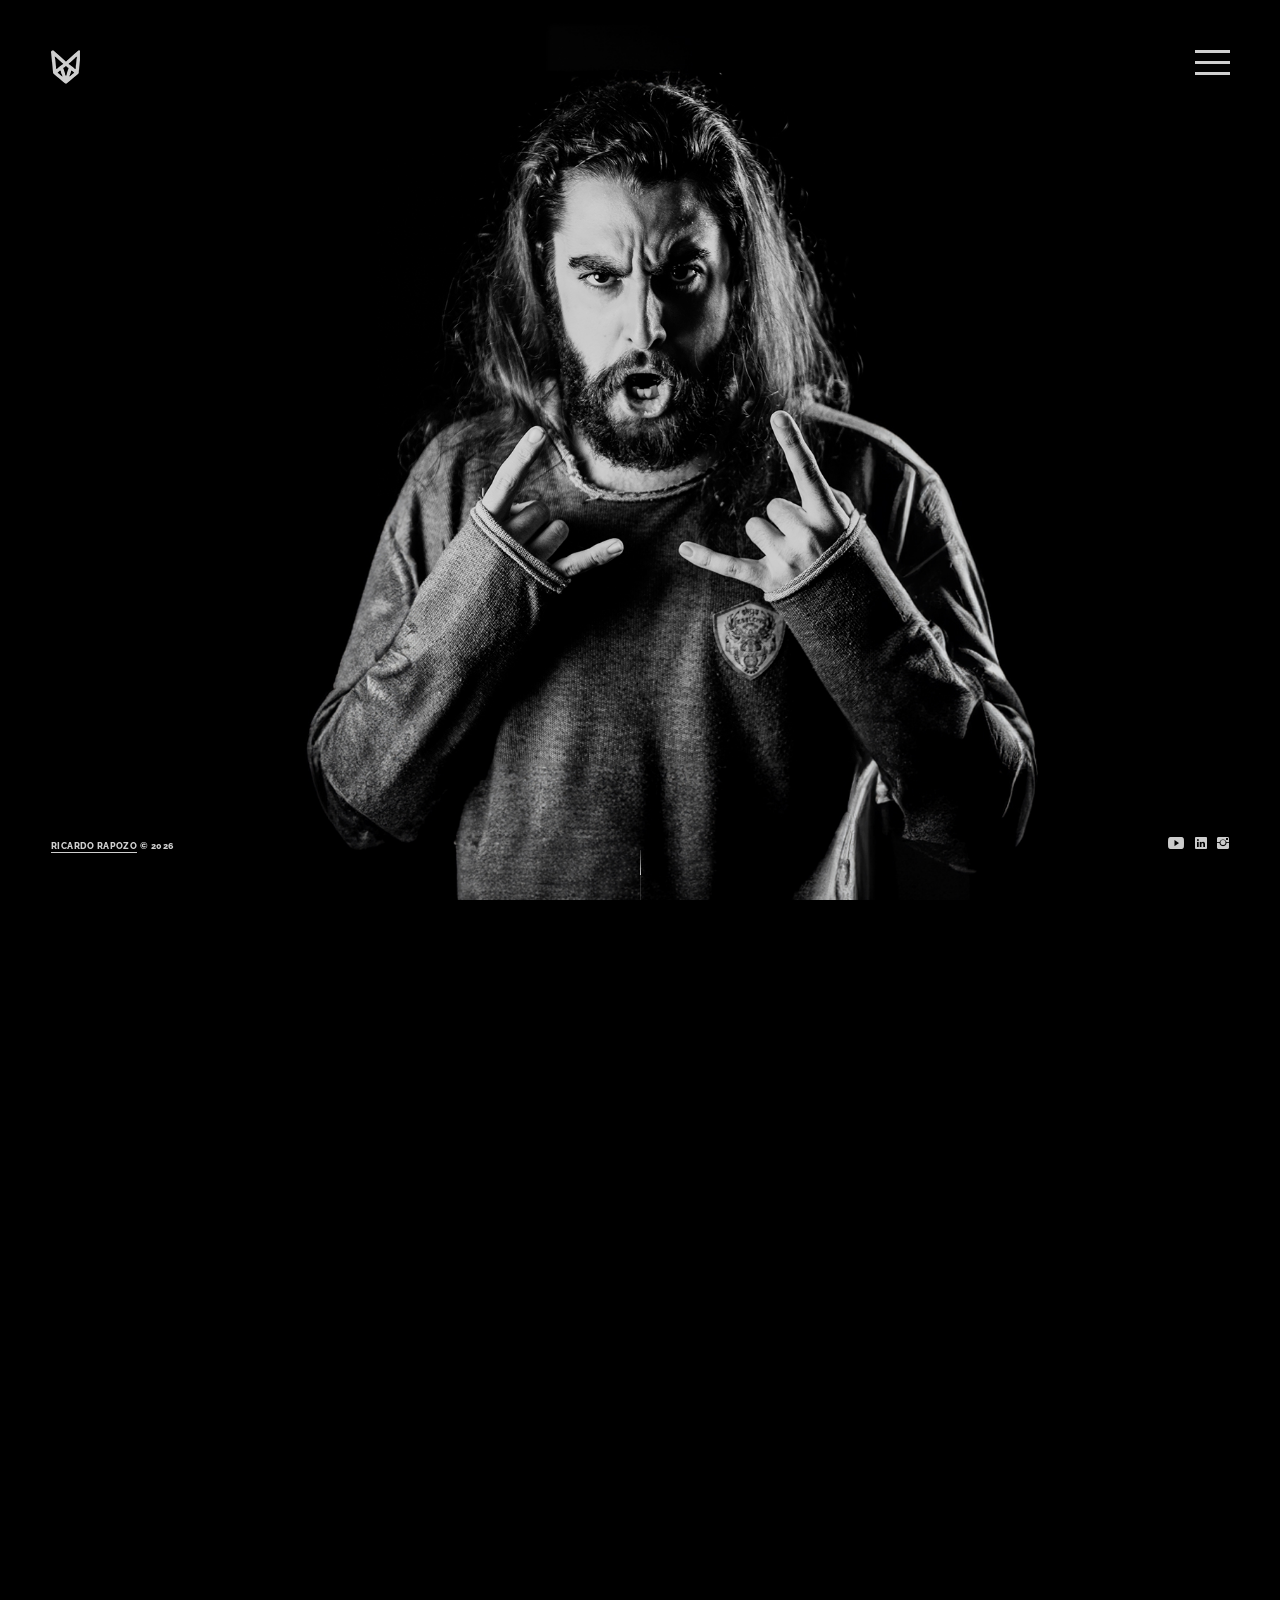
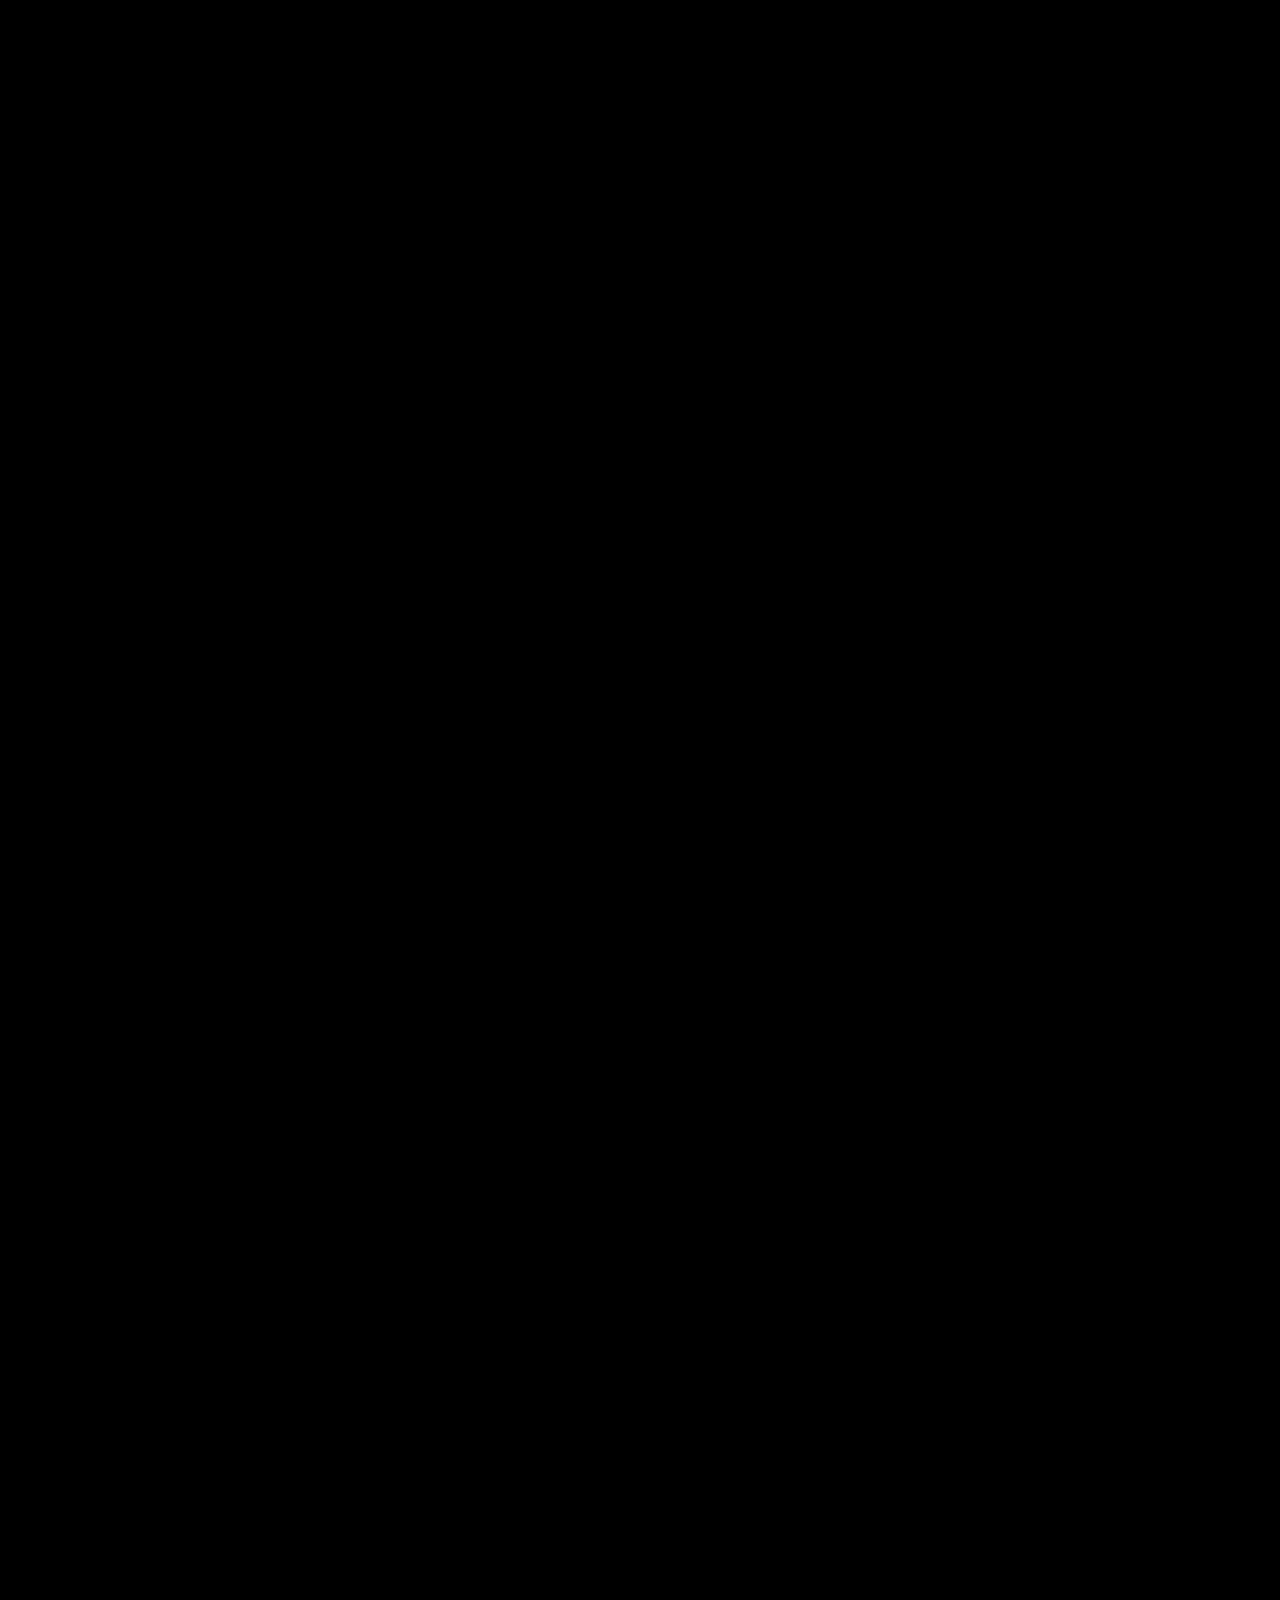
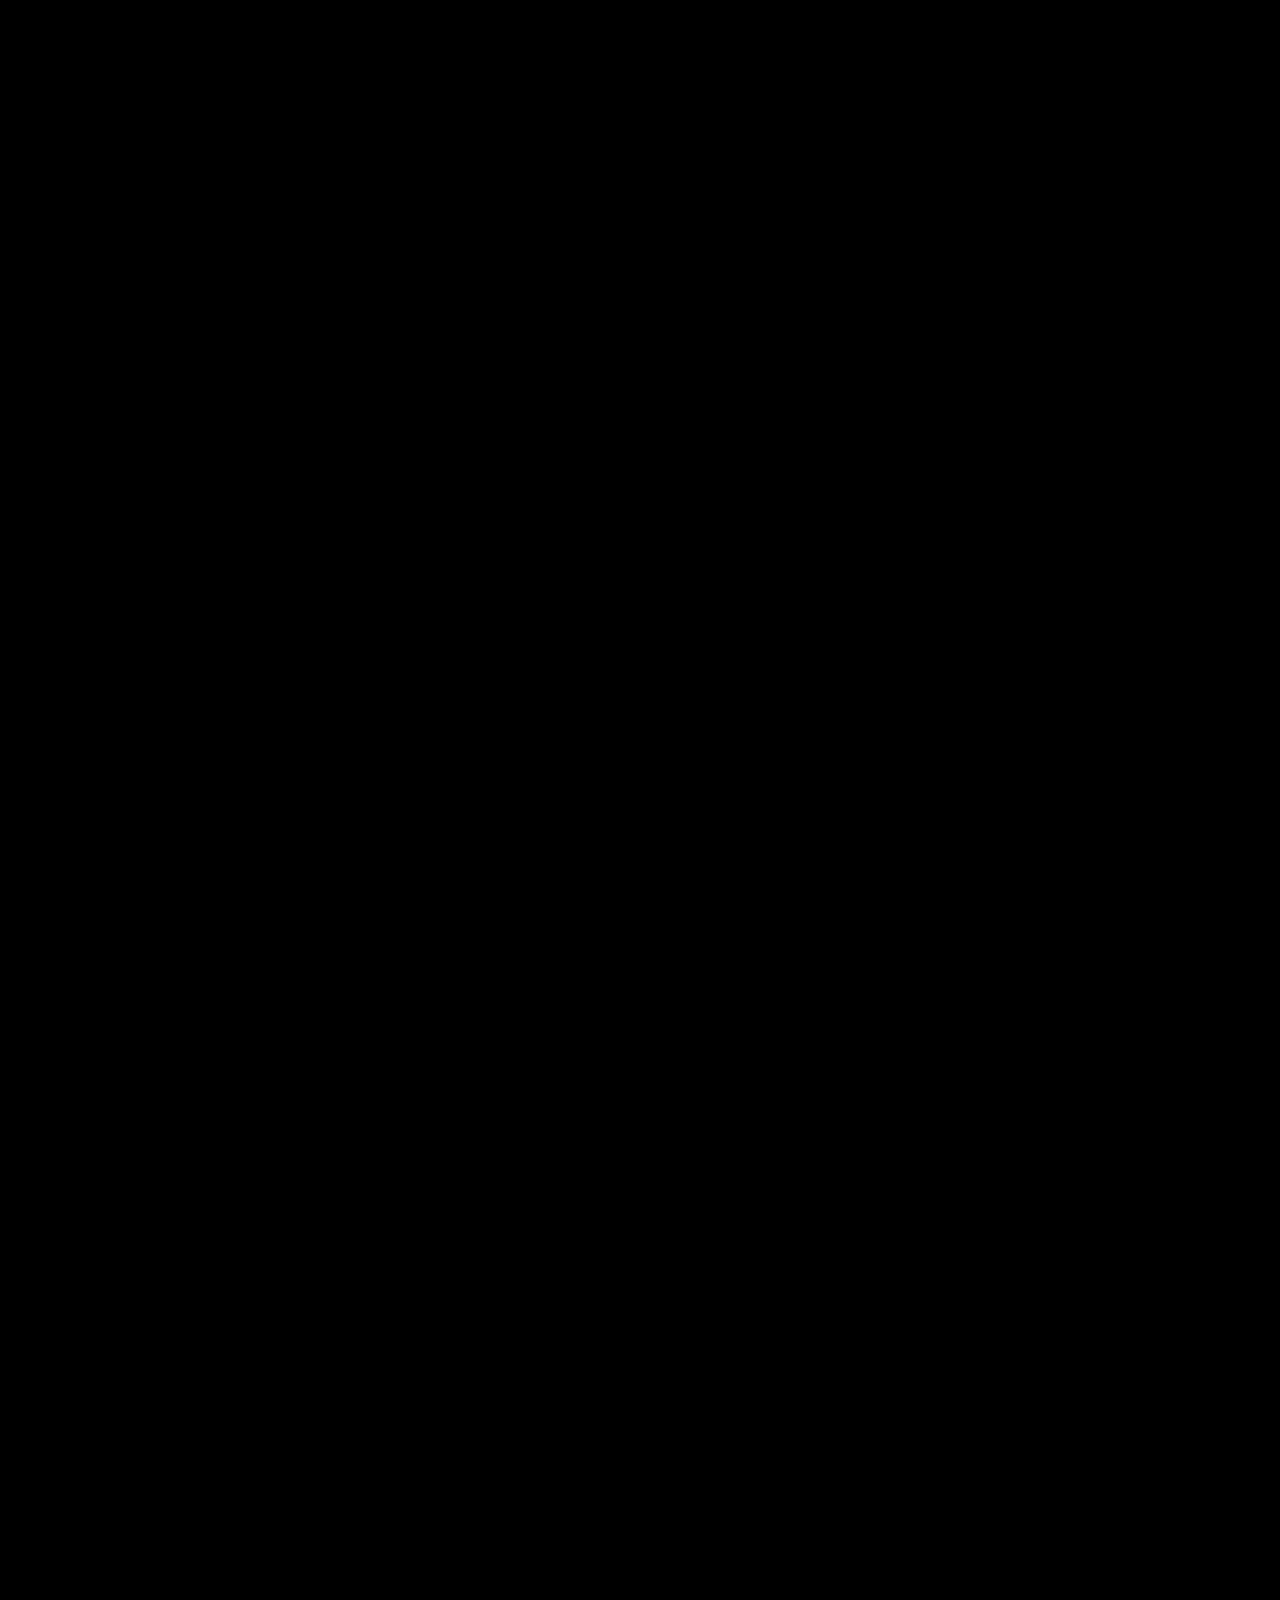
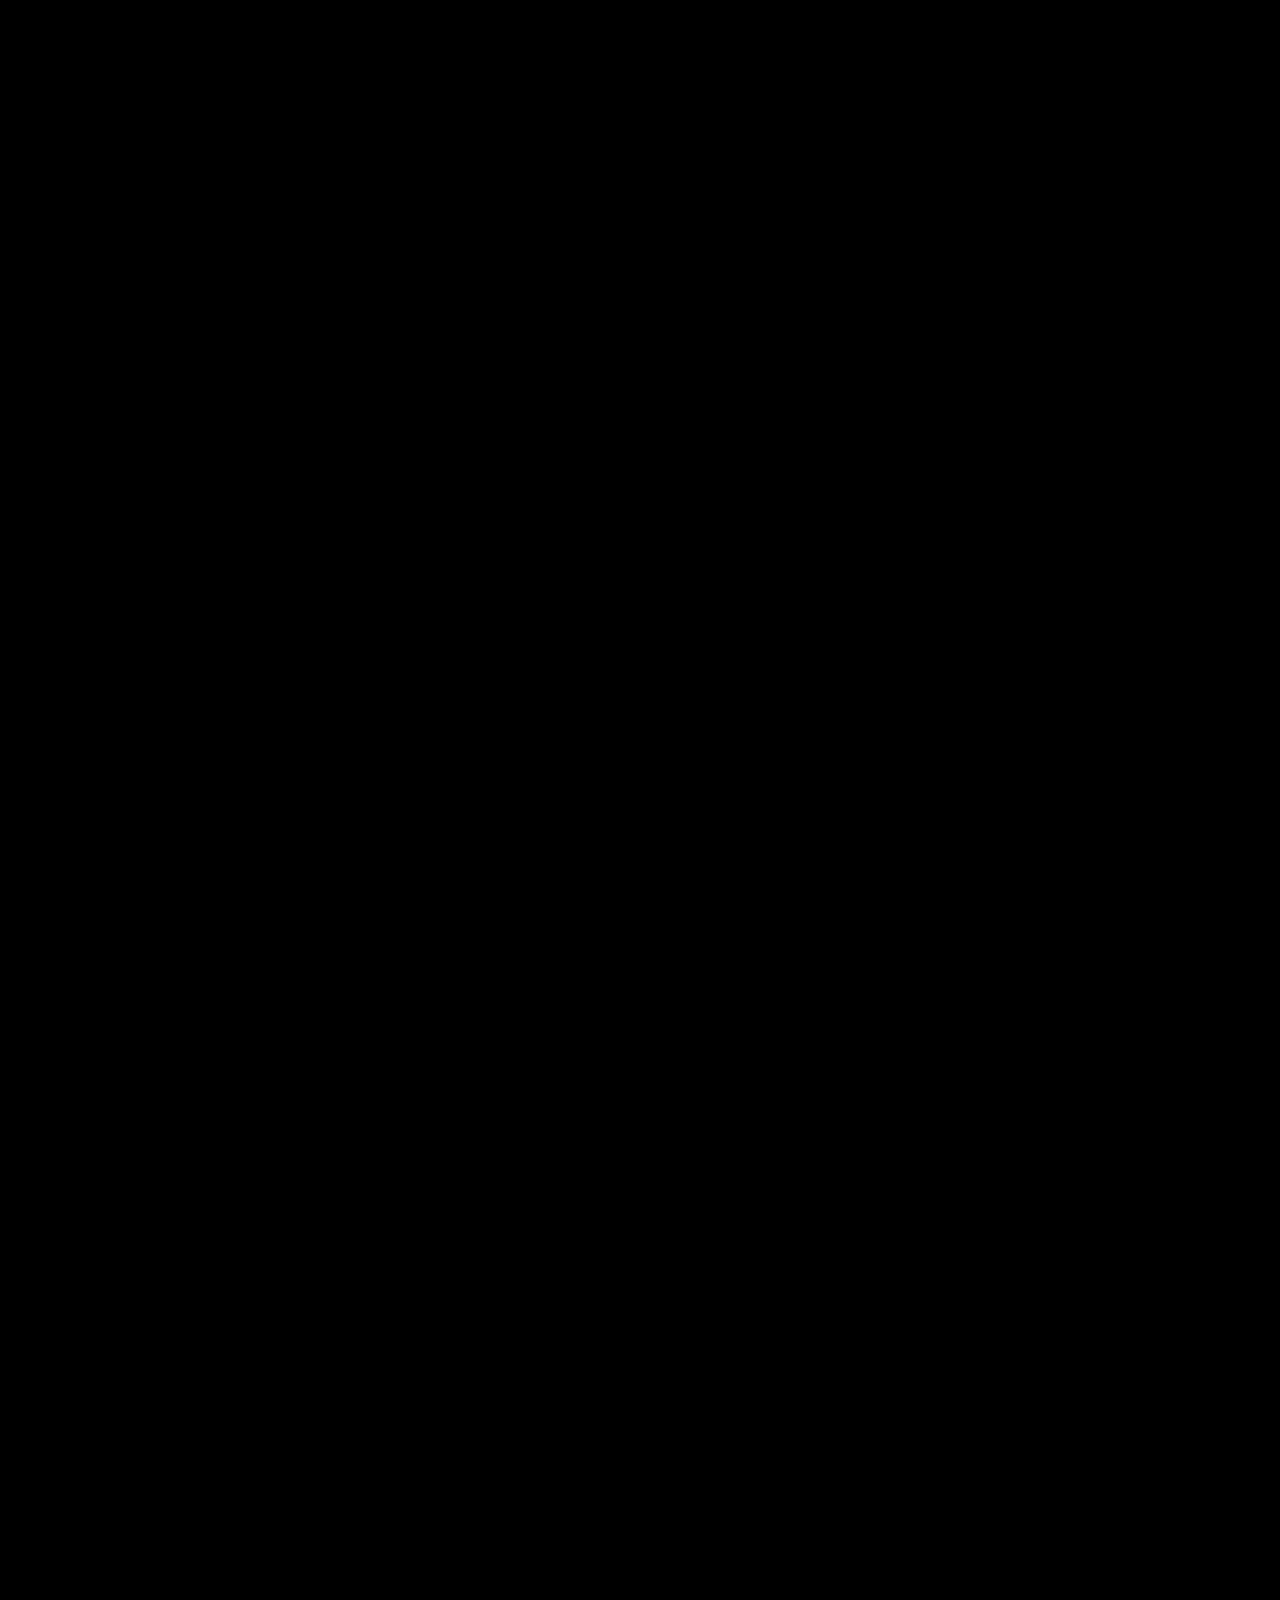
<file: foto/index.html>
<!DOCTYPE html>
<html lang="pt-BR">
    <head>
        <meta charset="UTF-8">

        <!-- Google tag (gtag.js) -->
        <script async src="https://www.googletagmanager.com/gtag/js?id=G-4DE20FKJW4"></script>
        <script>
          window.dataLayer = window.dataLayer || [];
          function gtag(){dataLayer.push(arguments);}
          gtag('js', new Date());

          gtag('config', 'G-4DE20FKJW4');
        </script>

        <title>Rapozo — Direção de imagem e construção de presença</title>

        <meta name="description" content="Retratos, paisagem e narrativa visual com identidade autoral e alto contraste.">
        <meta name="author" content="Ricardo Rapozo">
        <meta name="robots" content="index, follow">
        <meta name="viewport" content="width=device-width, initial-scale=1.0">
        <meta name="theme-color" content="#000000">

        <link rel="canonical" href="https://ricardorapozo.com/foto">

        <meta http-equiv="content-language" content="pt-BR">

        <!-- Open Graph -->
        <meta property="og:type" content="website">
        <meta property="og:title" content="Rapozo — Construindo Presença">
        <meta property="og:description" content="Fotografia autoral e direção criativa. Imagens marcantes e memoráveis.">
        <meta property="og:url" content="https://ricardorapozo.com/foto">
        <meta property="og:image" content="https://ricardorapozo.com/foto/img/preview.jpg">
        <meta property="og:image:width" content="1200">
        <meta property="og:image:height" content="630">
        <meta property="og:image:alt" content="Retrato autoral em alto contraste por Ricardo Rapozo">
        <meta property="og:locale" content="pt_BR">
        <meta property="og:site_name" content="Rapozo">

        <!-- Twitter -->
        <meta name="twitter:card" content="summary_large_image">
        <meta name="twitter:title" content="Rapozo — Fotografia como Presença">
        <meta name="twitter:description" content="Retratos, paisagem e imagem como identidade visual.">
        <meta name="twitter:image" content="https://ricardorapozo.com/foto/img/preview.jpg">
        <meta name="twitter:site" content="@rapozo">

        <!-- styles -->
        <link href="css/plugins.css" rel="stylesheet">
        <link href="css/style.css" rel="stylesheet">

        <!-- Favicons -->
        <link rel="icon" href="img/favicon.png" type="image/png">
        <link rel="apple-touch-icon" href="img/apple-touch-icon.png">

        <!-- Fonts -->
        <link rel="preconnect" href="https://fonts.googleapis.com">
        <link rel="preconnect" href="https://fonts.gstatic.com" crossorigin>
        <link href="https://fonts.googleapis.com/css?family=Raleway:100,200,300,400,500,600,700,800,900%7COswald:300,400,700" rel="stylesheet">

    </head>
    <body>
        <!-- preloader start -->
        <div class="preloader-bg"></div>
        <div id="preloader">
            <div id="preloader-status">
                <div class="preloader-position loader">
                    <span></span>
                </div>
            </div>
        </div><!-- preloader end -->
        <!-- logo start -->
        <a class="logo element-color-switch">
        <div class="logo-img fadeIn-element"></div></a><!-- logo end -->
        <!-- navigation start -->
        <div class="navigation-fire navigation-icon-wrapper fadeIn-element">
            <div class="navigation-icon" id="navigation-icon">
                <span class="line"></span> <span class="line"></span> <span class="line"></span>
            </div>
        </div>
        <nav class="navigation-menu">
            <!-- navigation menu IMG wrapper start -->
            <div class="navigation-menu-img-wrapper">
                <!-- navigation menu IMG start -->
                <div class="navigation-menu-img">
                    <div class="menu-img active" data-bg="img/menu/menu-1.jpg" data-ref="menu-1"></div>
                    <div class="menu-img" data-bg="img/menu/menu-2.jpg" data-ref="menu-2"></div>
                    <div class="menu-img" data-bg="img/menu/menu-3.jpg" data-ref="menu-3"></div>
                    <div class="menu-img" data-bg="img/menu/menu-4.jpg" data-ref="menu-4"></div>
                    <div class="menu-img" data-bg="img/menu/menu-5.jpg" data-ref="menu-5"></div>
                </div><!-- navigation menu IMG end -->
                <!-- center container menu start -->
                <div class="center-container-menu">
                    <!-- center block menu start -->
                    <div class="center-block-menu">
                        <div class="navigation-menu-txt">
                            <ul class="menu brackets">
                                <li>
                                    <a class="menu-state active" data-ref="menu-1" href="#home">Home</a>
                                </li>
                                <li>
                                    <a class="menu-state" data-ref="menu-2" href="#sobre">Sobre</a>
                                </li>
                                <li>
                                    <a class="menu-state" data-ref="menu-3" href="#atuacao">Atuação</a>
                                </li>
                                <li>
                                    <a class="menu-state" data-ref="menu-4" href="#portfolio">Portfólio</a>
                                </li>
                                <li>
                                    <a class="menu-state" data-ref="menu-5" href="#contato">Contato</a>
                                </li>
                            </ul>
                        </div>
                    </div><!-- center block menu end -->
                </div><!-- center container menu end -->
            </div><!-- navigation menu IMG wrapper end -->
        </nav><!-- navigation end -->
        <!-- fullPage start -->
        <div id="fullpage">
            <!-- section home start -->
            <div class="section overlay overlay-dark-60" id="section0">
                <!-- hero bg start -->
                <div class="hero-fullscreen">
                    <div class="hero-fullscreen-FIX">
                        <!-- slick fullscreen slideshow start -->
                        <div class="slick-fullscreen-slideshow">
                            <!-- slideshow item 1 start -->
                            <div class="slick-fullscreen-item">
                                <div class="slick-fullscreen-img-fill">
                                    <div class="bg-img bg-img-1"></div>
                                </div>
                            </div><!-- slideshow item 1 end -->
                            <!-- slideshow item 2 start -->
                            <div class="slick-fullscreen-item">
                                <div class="slick-fullscreen-img-fill">
                                    <div class="bg-img bg-img-2"></div>
                                </div>
                            </div><!-- slideshow item 2 end -->
                            <!-- slideshow item 3 start -->
                            <div class="slick-fullscreen-item">
                                <div class="slick-fullscreen-img-fill">
                                    <div class="bg-img bg-img-3"></div>
                                </div>
                            </div><!-- slideshow item 3 end -->
                            <!-- slideshow item 4 start -->
                            <div class="slick-fullscreen-item">
                                <div class="slick-fullscreen-img-fill">
                                    <div class="bg-img bg-img-4"></div>
                                </div>
                            </div><!-- slideshow item 4 end -->
                        </div><!-- slick fullscreen slideshow end -->
                    </div>
                </div><!-- hero bg end -->
                <!-- intro wrapper start -->
                <div class="intro-wrapper fadeIn-element">
                    <!-- center container start -->
                    <div class="center-container-home">
                        <!-- center block start -->
                        <div class="center-block-home">
                            <!-- intro subtitle start - ->
                            <div class="intro-subtitle">
                                Everyone Needs a
                            </div><!- - intro subtitle end -->
                            <!-- intro title start - ->
                            <div id="intro-title">
                                Line
                            </div><!- - intro title end -->
                        </div><!-- center block end -->
                    </div><!-- center container end -->
                </div><!-- intro wrapper end -->
                <!-- bottom credits start -->
                <div class="bottom-credits fadeIn-element">
                    <a class="link-underline" href="#">Ricardo Rapozo</a> &copy; 2026
                </div><!-- bottom credits end -->
                <!-- social icons start -->
                <div class="social-icons-wrapper fadeIn-element">
                    <ul class="social-icons">

                       <li class="social-icon">
                            <a class="ion-social-youtube"
                               href="https://www.youtube.com/@dossieanonimo"
                               target="_blank"
                               rel="noopener noreferrer">
                            </a>
                        </li>

                        <li class="social-icon">
                            <a class="ion-social-linkedin"
                               href="https://www.linkedin.com/in/ricardo-rapozo-588995111/"
                               target="_blank"
                               rel="noopener noreferrer">
                            </a>
                        </li>

                        <li class="social-icon">
                            <a class="ion-social-instagram"
                               href="https://www.instagram.com/rapozo"
                               target="_blank"
                               rel="noopener noreferrer">
                            </a>
                        </li>
                        <!--
                        </li>
                        <li class="social-icon">
                            <a class="ion-social-pinterest" href="#"></a>
                        </li>
                         -->
                    </ul>
                </div><!-- social icons end -->
                <!-- scroll indicator start -->
                <div class="scroll-indicator-wrapper fadeIn-element">
                    <div class="scroll-indicator"></div>
                </div><!-- scroll indicator end -->
            </div><!-- section home end -->
            <!-- section about start -->
            <div class="section" id="section1">
                <!-- section title start -->
                <div class="section-title-vertical">
                    <span>Sobre</span>
                </div><!-- section title end -->
                <!-- container start -->
                <div class="container-fluid sections">
                    <!-- row start -->
                    <div class="row">
                        <!-- col start -->
                        <div class="col-md-6 col-sm-6 nopadding">
                            <!-- about left start -->
                            <div class="overlay overlay-inverse-dark-35">
                                <!-- about bg IMG start -->
                                <div class="about-bg-wrapper">
                                    <div class="about-bg"></div>
                                </div><!-- about bg IMG end -->
                            </div><!-- about left end -->
                        </div><!-- col end -->
                        <!-- col start -->
                        <div class="col-md-6 col-sm-6 nopadding">
                            <!-- about right start -->
                            <div class="slick-about">
                                <!-- about content wrapper 1 start -->
                                <div class="about-content-wrapper">
                                    <div class="about-content">
                                        <div class="about-content-inner">
                                            <!-- about content 1 start -->
                                            <h2 class="section-heading section-heading-light spacer-line-vertical-light">
                                                Ricardo <br>Rapozo
                                            </h2>
                                            <p class="about-txt">
                                                    Imagem é <a class=
                                                    "link-underline" href="#">decisão</a>.<br>

                                                    Há quase trinta anos atravesso fotografia e direção,<br> construindo linguagem visual com rigor técnico e intenção narrativa.<br>

                                                    Em busca de mais que uma imagem. <br><a class=
                                                    "link-underline" href="#">Atrás da permanência</a>.
                                            </p><!-- about content 1 start -->
                                        </div>
                                    </div>
                                </div><!-- about content wrapper 1 end -->

                            </div><!-- about right end -->
                        </div><!-- col end -->
                    </div><!-- row end -->
                </div><!-- container end -->
            </div><!-- section about end -->
            <!-- section services start -->
            <div class="section" id="section2">
                <!-- section title start -->
                <div class="section-title-vertical">
                    <span>Atuação</span>
                </div><!-- section title end -->
                <!-- container start -->
                <div class="container-fluid sections">
                    <!-- row start -->
                    <div class="row">
                        <!-- col start -->
                        <div class="col-md-6 col-sm-6 nopadding">
                            <!-- services container start -->
                            <div class="services-container element-color-switch">
                                <!-- center container start -->
                                <div class="center-container">
                                    <!-- center block start -->
                                    <div class="center-block">
                                        <!-- services content 1 start -->
                                        <h2 class="section-heading section-heading-dark spacer-line-vertical-dark">
                                            Presença <br>que se extrai
                                        </h2>
                                        <p class="services-txt-dark">
                                            Retratos são declarações.<br>
                                            Direção de luz cirúrgica, condução de expressão e acabamento cinematográfico <br>para quem precisa ser visto como autoridade, não como opção.<br>
                                            Imagem bonita é requisito.<br>
                                            <a class=
                                                    "link-underline link-underline-dark" href="#">Imagem marcante é precisão</a>.
                                        </p><!-- services content 1 end -->
                                    </div><!-- center block end -->
                                </div><!-- center container end -->
                            </div><!-- services container end -->
                        </div><!-- col end -->
                        <!-- col start -->
                        <div class="col-md-6 col-sm-6 nopadding">
                            <!-- slick services 1 start -->
                            <div class="slick-services overlay overlay-inverse-dark-35">
                                <!-- services carousel item 1 img start -->
                                <div class="services-bg-wrapper">
                                    <div class="services-bg services-bg-1"></div>
                                </div>
                                <!-- services carousel item 1 img end -->
                                <!-- services carousel item 2 img start -->
                                <div class="services-bg-wrapper">
                                    <div class="services-bg services-bg-2"></div>
                                </div>
                                <!-- services carousel item 2 img end -->
                                <!-- services carousel item 3 img start -->
                                <div class="services-bg-wrapper">
                                    <div class="services-bg services-bg-3"></div>
                                </div>
                                <!-- services carousel item 3 img end -->
                                <!-- services carousel item 4 img start -->                               
                                <div class="services-bg-wrapper">
                                    <div class="services-bg services-bg-4"></div>
                                </div>
                                <!-- services carousel item 4 img end -->
                                <!-- services carousel item 5 img start --> 
                                <div class="services-bg-wrapper">
                                    <div class="services-bg services-bg-5"></div>
                                </div>
                                <!-- services carousel item 5 img end -->
                                <!-- services carousel item 6 img start --> 
                                <div class="services-bg-wrapper">
                                    <div class="services-bg services-bg-6"></div>
                                </div>
                                <!-- services carousel item 6 img end -->
                            </div><!-- slick services 1 end -->
                        </div><!-- col end -->
                        <!-- col start -->
                        <div class="col-md-6 col-sm-6 col-sm-push-6 nopadding">
                            <!-- services container start -->
                            <div class="services-container services-container-dark">
                                <!-- center container start -->
                                <div class="center-container">
                                    <!-- center block start -->
                                    <div class="center-block">
                                        <!-- services content 2 start -->
                                        <h2 class="section-heading section-heading-light spacer-line-vertical-light">
                                            Paisagem <br>além do cenário
                                        </h2>
                                        <p class="services-txt">
                                            O horizonte como poder visual.<br>
                                            Eu construo imagens territorias, que se posicionam e criam presença.<br>
                                            Da fotografia aérea ao filme institucional, cada quadro é cálculo e intenção.<br>
                                            Paisagem para além do decorativo.<br>
                                            <a class=
                                                    "link-underline link-underline-dark" href="#">Paisagem como elemento dominante</a>.
                                        </p><!-- services content 2 end -->
                                    </div><!-- center block end -->
                                </div><!-- center container end -->
                            </div><!-- services container end -->
                        </div><!-- col end -->
                        <!-- col start -->
                        <div class="col-md-6 col-sm-6 col-sm-pull-6 nopadding">
                            <!-- slick services 2 start -->
                            <div class="slick-services overlay overlay-inverse-dark-35">
                                <!-- services carousel item 7 img start -->
                                <div class="services-bg-wrapper">
                                    <div class="services-bg services-bg-7"></div>
                                </div>
                                <!-- services carousel item 7 img end -->
                                <!-- services carousel item 8 img start -->
                                <div class="services-bg-wrapper">
                                    <div class="services-bg services-bg-8"></div>
                                </div>
                                <!-- services carousel item 8 img end -->
                                <!-- services carousel item 9 img start -->
                                <div class="services-bg-wrapper">
                                    <div class="services-bg services-bg-9"></div>
                                </div>
                                <!-- services carousel item 9 img end -->
                                <!-- services carousel item 10 img start -->
                                <div class="services-bg-wrapper">
                                    <div class="services-bg services-bg-10"></div>
                                </div>
                                <!-- services carousel item 10 img end -->
                                <!-- services carousel item 11 img start -->
                                <div class="services-bg-wrapper">
                                    <div class="services-bg services-bg-11"></div>
                                </div>
                                <!-- services carousel item 11 img end -->
                                <!-- services carousel item 12 img start -->
                                <div class="services-bg-wrapper">
                                    <div class="services-bg services-bg-12"></div>
                                </div>
                                <!-- services carousel item 12 img end -->
                            </div><!-- slick services 2 end -->
                        </div><!-- col end -->
                    </div><!-- row end -->
                </div><!-- container end -->
            </div><!-- section services end -->
            <!-- section works start -->
            <div class="section" id="section3">
                <!-- section title start -->
                <div class="section-title-vertical right-side">
                    <span>Portfólio</span>
                </div><!-- section title end -->
                <!-- works IMG carousel start -->
                <div class="works-page-img-wrapper">
                    <div class="owl-carousel" id="works-page-img-carousel">
                        <!-- works IMG carousel item start -->
                        <div>
                            <!-- works IMG carousel item 1 start -->


                            <div class="works-page-img-carousel-item works-page-img-carousel-item-1 overlay overlay-inverse-dark-35">

                                <img src="img/works/works-page-img-carousel-item-1.webp" loading="lazy"
                                     alt="Retrato feminino com iluminação lateral dramática e metade do rosto em sombra estilo chiaroscuro"
                                     class="seo-image">

                                <div class="works-page-img-carousel-wrapper">
                                    <div class="works-page-img-carousel-text">
                                        <div class="works-page-img-carousel-title">
                                            <h4>
                                                Metade Sombra<br>                                            
                                            </h4>
                                        </div>
                                        <div class="works-page-img-carousel-heading">
                                            Portrait Artístico
                                        </div>
                                        <div class="works-page-img-carousel-content">
                                            <div class="works-page-img-carousel-spacer-top"></div><a class="c-btn c-btn-works inverse popup-photo" href=
                                            "img/works/works-large/works-page-img-carousel-item-large-1.webp" title="Trabalhar a luz cuidadosamente."><span>Ver imagem</span></a>
                                        </div>
                                    </div>
                                </div>
                            </div>

                            <!-- works IMG carousel item 1 end -->
                            <!-- works IMG carousel item 2 start -->


                                <div class="works-page-img-carousel-item works-page-img-carousel-item-2 overlay overlay-inverse-dark-35">

                                    <img src="img/works/works-page-img-carousel-item-2.webp" loading="lazy"
                                         alt="Retrato feminino em preto e branco com iluminação suave e olhar direto para a câmera"
                                         class="seo-image">

                                <div class="works-page-img-carousel-wrapper">
                                    <div class="works-page-img-carousel-text">
                                        <div class="works-page-img-carousel-title">
                                            <h4>
                                                Presença <br>

                                                
                                            </h4>
                                        </div>
                                        <div class="works-page-img-carousel-heading">
                                            Retrato em Preto e Branco
                                        </div>
                                        <div class="works-page-img-carousel-content">
                                            <div class="works-page-img-carousel-spacer-top"></div><a class="c-btn c-btn-works inverse popup-photo" href=
                                            "img/works/works-large/works-page-img-carousel-item-large-2.webp" title="Luz é momento"><span>Ver imagem</span></a>
                                        </div>
                                    </div>
                                </div>
                            </div>


                            <!-- works IMG carousel item 2 end -->


                        </div><!-- works IMG carousel item end -->
                        <!-- works IMG carousel item start -->
                        <div>
                            <!-- works IMG carousel item 3 start -->


                                <div class="works-page-img-carousel-item works-page-img-carousel-item-3 overlay overlay-inverse-dark-35">

                                    <img src="img/works/works-page-img-carousel-item-3.webp" loading="lazy"
                                         alt="Retrato corporativo masculino com fundo azul e iluminação suave para perfil executivo"
                                         class="seo-image">

                                <div class="works-page-img-carousel-wrapper">
                                    <div class="works-page-img-carousel-text">
                                        <div class="works-page-img-carousel-title">
                                            <h4>
                                                Confiança <br>
                                                Estruturada
                                                
                                            </h4>
                                        </div>
                                        <div class="works-page-img-carousel-heading">
                                            Portrait Corporativo
                                        </div>
                                        <div class="works-page-img-carousel-content">
                                            <div class="works-page-img-carousel-spacer-top"></div><a class="c-btn c-btn-works inverse popup-photo" href=
                                            "img/works/works-large/works-page-img-carousel-item-large-3.webp" title="Retratos Corporativos"><span>Ver imagem</span></a>
                                        </div>
                                    </div>
                                </div>

                            </div>


                            <!-- works IMG carousel item 3 end -->
                            <!-- works IMG carousel item 4 start -->


                                <div class="works-page-img-carousel-item works-page-img-carousel-item-4 overlay overlay-inverse-dark-35">

                                    <img src="img/works/works-page-img-carousel-item-4.webp" loading="lazy"
                                         alt="Retrato masculino em fundo preto com iluminação dramática e contraste elevado"
                                         class="seo-image">

                                <div class="works-page-img-carousel-wrapper">
                                    <div class="works-page-img-carousel-text">
                                        <div class="works-page-img-carousel-title">
                                            <h4>
                                                Silêncio<br>
                                                
                                            </h4>
                                        </div>
                                        <div class="works-page-img-carousel-heading">
                                            Portrait Artístico
                                        </div>
                                        <div class="works-page-img-carousel-content">
                                            <div class="works-page-img-carousel-spacer-top"></div><a class="c-btn c-btn-works inverse popup-photo" href=
                                            "img/works/works-large/works-page-img-carousel-item-large-4.webp" title="Em busca do momento"><span>Ver imagem</span></a>
                                        </div>
                                    </div>
                                </div>
                            </div>



                            <!-- works IMG carousel item 4 end -->
                        </div><!-- works IMG carousel item end -->
                        <!-- works IMG carousel item start -->
                        <div>
                            
                            <!-- works IMG carousel item 5 start -->


                                <div class="works-page-img-carousel-item works-page-img-carousel-item-5 overlay overlay-inverse-dark-35">

                                    <img src="img/works/works-page-img-carousel-item-5.webp" loading="lazy"
                                         alt="Retrato de uma mulher tapando a boca e olhando surpresa para a camera"
                                         class="seo-image">

                                <div class="works-page-img-carousel-wrapper">
                                    <div class="works-page-img-carousel-text">
                                        <div class="works-page-img-carousel-title">
                                            <h4>
                                                Expressão<br>
                                                Suspensa
                                            </h4>
                                        </div>
                                        <div class="works-page-img-carousel-heading">
                                            Portrait Editorial
                                        </div>
                                        <div class="works-page-img-carousel-content">
                                            <div class="works-page-img-carousel-spacer-top"></div><a class="c-btn c-btn-works inverse popup-photo" href=
                                            "img/works/works-large/works-page-img-carousel-item-large-5.webp" title="Comunicação na tomada de decisão"><span>Ver imagem</span></a>
                                        </div>
                                    </div>
                                </div>
                            </div>

                            <!-- works IMG carousel item 5 end -->
                            <!-- works IMG carousel item 6 start -->
                            

                                <div class="works-page-img-carousel-item works-page-img-carousel-item-6 overlay overlay-inverse-dark-35">

                                    <img src="img/works/works-page-img-carousel-item-6.webp" loading="lazy"
                                         alt="Retrato masculino em preto e branco com expressão intensa e iluminação contrastada"
                                         class="seo-image">

                                <div class="works-page-img-carousel-wrapper">
                                    <div class="works-page-img-carousel-text">
                                        <div class="works-page-img-carousel-title">
                                            <h4>
                                                Brutal<br>
                                                
                                            </h4>
                                        </div>
                                        <div class="works-page-img-carousel-heading">
                                            Retrato Expressivo
                                        </div>
                                        <div class="works-page-img-carousel-content">
                                            <div class="works-page-img-carousel-spacer-top"></div><a class="c-btn c-btn-works inverse popup-photo" href=
                                            "img/works/works-large/works-page-img-carousel-item-large-6.webp" title="A imagem como sentido"><span>Ver Imagem</span></a>
                                        </div>
                                    </div>
                                </div>
                            </div>


                            <!-- works IMG carousel item 6 end -->
                        </div><!-- works IMG carousel item end -->
                        <!-- works IMG carousel item start -->
                        <div>
                            <!-- works IMG carousel item 7 start -->


                                <div class="works-page-img-carousel-item works-page-img-carousel-item-7 overlay overlay-inverse-dark-35">
                                <img src="img/works/works-page-img-carousel-item-7.webp" loading="lazy"
                                     alt="Retrato feminino dramático sobre piano com composição teatral e iluminação contrastada"
                                     class="seo-image">

                                <div class="works-page-img-carousel-wrapper">
                                    <div class="works-page-img-carousel-text">
                                        <div class="works-page-img-carousel-title">
                                            <h4>
                                                Vertigem<br>
                                                
                                            </h4>
                                        </div>
                                        <div class="works-page-img-carousel-heading">
                                            Fotografia Editorial
                                        </div>
                                        <div class="works-page-img-carousel-content">
                                            <div class="works-page-img-carousel-spacer-top"></div><a class="c-btn c-btn-works inverse popup-photo" href=
                                            "img/works/works-large/works-page-img-carousel-item-large-7.webp" title="Comunicação na tomada de decisão"><span>Ver imagem</span></a>
                                        </div>
                                    </div>
                                </div>
                            </div>


                            <!-- works IMG carousel item 7 end -->
                            <!-- works IMG carousel item 8 start -->


                                <div class="works-page-img-carousel-item works-page-img-carousel-item-8 overlay overlay-inverse-dark-35">
                                <img src="img/works/works-page-img-carousel-item-8.webp" loading="lazy"
                                     alt="Retrato feminino em preto e branco ajoelhada na terra com atmosfera dramática"
                                     class="seo-image">

                                <div class="works-page-img-carousel-wrapper">
                                    <div class="works-page-img-carousel-text">
                                        <div class="works-page-img-carousel-title">
                                            <h4>
                                               Esperar<br>
                                               
                                            </h4>
                                        </div>
                                        <div class="works-page-img-carousel-heading">
                                            Fotografia Editorial
                                        </div>
                                        <div class="works-page-img-carousel-content">
                                            <div class="works-page-img-carousel-spacer-top"></div><a class="c-btn c-btn-works inverse popup-photo" href=
                                            "img/works/works-large/works-page-img-carousel-item-large-8.webp" title="Em busca do momento"><span>Ver imagem</span></a>
                                        </div>
                                    </div>
                                </div>
                            </div>


                            <!-- works IMG carousel item 8 end -->
                        </div><!-- works IMG carousel item end -->
                        <!-- works IMG carousel item start -->
                        <div>
                            <!-- works IMG carousel item 9 start -->


                                <div class="works-page-img-carousel-item works-page-img-carousel-item-9 overlay overlay-inverse-dark-35">
                                <img src="img/works/works-page-img-carousel-item-9.webp" loading="lazy"
                                     alt="Fotografia teatral com performer de costas e projeção de rosto em fundo azul"
                                     class="seo-image">

                                <div class="works-page-img-carousel-wrapper">
                                    <div class="works-page-img-carousel-text">
                                        <div class="works-page-img-carousel-title">
                                            <h4>
                                                Testemunha<br>
                                                
                                            </h4>
                                        </div>
                                        <div class="works-page-img-carousel-heading">
                                            Fotografia Editorial
                                        </div>
                                        <div class="works-page-img-carousel-content">
                                            <div class="works-page-img-carousel-spacer-top"></div><a class="c-btn c-btn-works inverse popup-photo" href=
                                            "img/works/works-large/works-page-img-carousel-item-large-9.webp" title="Em busca do momento"><span>Ver imagem</span></a>
                                        </div>
                                    </div>
                                </div>
                            </div>


                            <!-- works IMG carousel item 9 end -->
                            <!-- works IMG carousel item 10 start -->


                                <div class="works-page-img-carousel-item works-page-img-carousel-item-10 overlay overlay-inverse-dark-35">
                                <img src="img/works/works-page-img-carousel-item-10.webp" loading="lazy"
                                     alt="Retrato documental de líder indígena em manifestação pública com multidão ao fundo"
                                     class="seo-image">

                                <div class="works-page-img-carousel-wrapper">

                                    <div class="works-page-img-carousel-text">
                                        <div class="works-page-img-carousel-title">
                                            <h4>
                                                Guardião<br>
                                                
                                            </h4>
                                        </div>
                                        <div class="works-page-img-carousel-heading">
                                            Fotojornalismo / Documental
                                        </div>
                                        <div class="works-page-img-carousel-content">
                                            <div class="works-page-img-carousel-spacer-top"></div><a class="c-btn c-btn-works inverse popup-photo" href=
                                            "img/works/works-large/works-page-img-carousel-item-large-10.webp" title="Em busca do momento"><span>Ver imagem</span></a>
                                        </div>
                                    </div>
                                </div>
                            </div>


                            <!-- works IMG carousel item 10 end -->
                        </div><!-- works IMG carousel item end -->
                        <!-- works IMG carousel item start -->
                        <div>
                            <!-- works IMG carousel item 11 start -->


                                <div class="works-page-img-carousel-item works-page-img-carousel-item-11 overlay overlay-inverse-dark-35">
                                <img src="img/works/works-page-img-carousel-item-11.webp" loading="lazy"
                                     alt="Retrato masculino com fogo suspenso e iluminação dramática em fundo escuro"
                                     class="seo-image">

                                <div class="works-page-img-carousel-wrapper">
                                    
                                    <div class="works-page-img-carousel-text">
                                        <div class="works-page-img-carousel-title">
                                                                                        <h4>
                                                Invocação<br>
                                                
                                            </h4>
                                        </div>
                                        <div class="works-page-img-carousel-heading">
                                            Fotografia Editorial
                                        </div>
                                        <div class="works-page-img-carousel-content">
                                            <div class="works-page-img-carousel-spacer-top"></div><a class="c-btn c-btn-works inverse popup-photo" href=
                                            "img/works/works-large/works-page-img-carousel-item-large-11.webp" title="Em busca do momento"><span>Ver imagem</span></a>
                                        </div>
                                    </div>
                                </div>
                            </div>


                            <!-- works IMG carousel item 11 end -->
                            <!-- works IMG carousel item 12 start -->


                                <div class="works-page-img-carousel-item works-page-img-carousel-item-12 overlay overlay-inverse-dark-35">
                                <img src="img/works/works-page-img-carousel-item-12.webp" loading="lazy"
                                     alt="Fotografia arquitetônica em preto e branco com figura humana em espaço monumental"
                                     class="seo-image">

                                <div class="works-page-img-carousel-wrapper">

                                    <div class="works-page-img-carousel-text">
                                        <div class="works-page-img-carousel-title">
                                            <h4>
                                                Escala<br>
                                                
                                            </h4>
                                        </div>
                                        <div class="works-page-img-carousel-heading">
                                            Fotografia Editorial
                                        </div>
                                        <div class="works-page-img-carousel-content">
                                            <div class="works-page-img-carousel-spacer-top"></div><a class="c-btn c-btn-works inverse popup-photo" href=
                                            "img/works/works-large/works-page-img-carousel-item-large-12.webp" title="A imagem como sentido"><span>Ver Imagem</span></a>
                                        </div>
                                    </div>
                                </div>
                            </div>


                            <!-- works IMG carousel item 12 end -->
                        </div><!-- works IMG carousel item end -->
                    </div>
                </div><!-- works IMG carousel end -->
            </div><!-- section works end -->
            <!-- section contact start -->
            <div class="section" id="section4">
                <!-- section title start -->
                <div class="section-title-vertical right-side">
                    <span>Contato</span>
                </div><!-- section title end -->
                <!-- container start -->
                <div class="container-fluid sections">
                    <!-- row start -->
                    <div class="row">
                        <!-- col start -->
                        <div class="col-md-6 col-sm-6 nopadding">
                            <!-- contact left start -->
                            <div class="contact-container element-color-switch contact-reset">
                                <!-- center container start -->
                                <div class="center-container">
                                    <!-- center block start -->
                                    <div class="center-block">
                                        <div class="contact-txt">
                                            <div class="contact-logo">
                                                <img src="img/logo-white.webp" alt="Rapozo Logo">
                                            </div>                                            
                                            <span class="contact-info-mail"><a class="link-underline link-underline-dark" href="mailto:contact@domainname.com">contato@ricardorapozo.com</a></span>
                                            <span>Fotógrafo <br> São Paulo/SP - Brasil<br>
                                            Agende um horário pelo </span>
                                            <a href="https://wa.me/5511994780379"
                                               target="_blank"
                                               rel="noopener"
                                               class="link-underline link-underline-dark contact-whatsapp">
                                               WhatsApp
                                            </a>.                                      
                                        </div>
                                        <!-- contact form launcher start -->
                                        <div class="contact-modal-launcher-wrapper">
                                            <a class="button-link contact-modal-launcher"><span>Envie uma mensagem</span><i class="ion-android-arrow-dropright"></i></a>
                                        </div><!-- contact form launcher end -->
                                        <!-- contact social icons start -->
                                        <div class="social-icons-contact-wrapper">
                                            <ul class="social-icons-contact">
                                                <li class="social-icon">
                                                    <a class="ion-social-youtube"
                                                       href="https://www.youtube.com/@dossieanonimo"
                                                       target="_blank"
                                                       rel="noopener noreferrer">
                                                    </a>
                                                </li>

                                                <li class="social-icon">
                                                    <a class="ion-social-linkedin"
                                                       href="https://www.linkedin.com/in/ricardo-rapozo-588995111/"
                                                       target="_blank"
                                                       rel="noopener noreferrer">
                                                    </a>
                                                </li>

                                                <li class="social-icon">
                                                    <a class="ion-social-instagram"
                                                       href="https://www.instagram.com/rapozo"
                                                       target="_blank"
                                                       rel="noopener noreferrer">
                                                    </a>
                                                </li>
                                            </ul>
                                        </div><!-- contact social icons end -->
                                    </div><!-- center block end -->
                                </div><!-- center container end -->
                            </div><!-- contact left end -->
                        </div><!-- col end -->
                        <!-- col start -->
                        <div class="col-md-6 col-sm-6 nopadding">
                            <!-- contact right start -->
                            <div class="overlay overlay-inverse-dark-35">
                                <!-- contact bg IMG start -->
                                <div class="contact-bg-wrapper">
                                    <div class="contact-bg"></div>
                                </div><!-- contact bg IMG end -->
                            </div><!-- contact right end -->
                        </div><!-- col end -->
                    </div><!-- row end -->
                </div><!-- container end -->
                <!-- contact modal start -->
                <div class="contact-modal">
                    <!-- container start -->
                    <div class="container">
                        <!-- center container start -->
                        <div class="center-container-contact-modal">
                            <!-- center block start -->
                            <div class="center-block-contact-modal">
                                <!-- row start -->
                                <div class="row center-block-contact-modal-padding-top">
                                    <!-- col start -->
                                    <div class="col-lg-12">
                                        <h2 class="section-heading">
                                            Envie sua mensagem
                                        </h2>
                                        <p>
                                            Responderemos o mais rápido possível.
                                        </p>
                                    </div><!-- col end -->
                                </div><!-- row end -->
                                <!-- row start -->
                                <div class="row contact-modal-wrapper">
                                    <!-- col start -->
                                    <div class="col-lg-12">
                                        <!-- contact form start -->
                                        <div id="contact-form">
                                        <form action="https://formspree.io/f/mqedneqn" method="POST">

                                        <input name="name" placeholder="Nome" type="text" required>

                                        <input name="email" placeholder="Email" type="email" required>

                                        <input name="subject" placeholder="Assunto" type="text">

                                        <textarea name="message" placeholder="Mensagem" required></textarea>

                                        <button type="submit" class="c-btn fullwidth-liquid">
                                        <span>Enviar</span>
                                        </button>

                                        </form>
                                        </div>
                                        <!-- contact form end -->
                                    </div><!-- col end -->
                                </div><!-- row end -->
                                <!-- row start -->
                                <div class="row center-block-contact-modal-padding-bottom">
                                    <!-- col start -->
                                    <div class="col-lg-12">
                                        <div class="contact-modal-closer">
                                            <span class="ion-close"></span>
                                        </div>
                                    </div><!-- col end -->
                                </div><!-- row end -->
                            </div><!-- center block end -->
                        </div><!-- center container end -->
                    </div><!-- container end -->
                </div><!-- contact modal end -->
            </div><!-- section contact end -->
        </div><!-- fullPage end -->
        <!-- scripts start -->
        <script src="js/plugins.js">
        </script> 
        <script src="js/fox.js">
        </script><!-- scripts end -->

<!--Links SEO-->
<footer class="site-footer">

  <div class="footer-links">
    <a href="/foto/retrato-profissional">Retrato profissional</a>
    <a href="/foto/ensaio-para-criadores">Ensaio para criadores</a>
    <a href="/foto/ensaio-sensual-artistico">Ensaio sensual artístico</a>
  </div>

  <div class="footer-copy">
    Ricardo Rapozo © Direção de imagem
  </div>

</footer>

    </body>
</html>
</file>
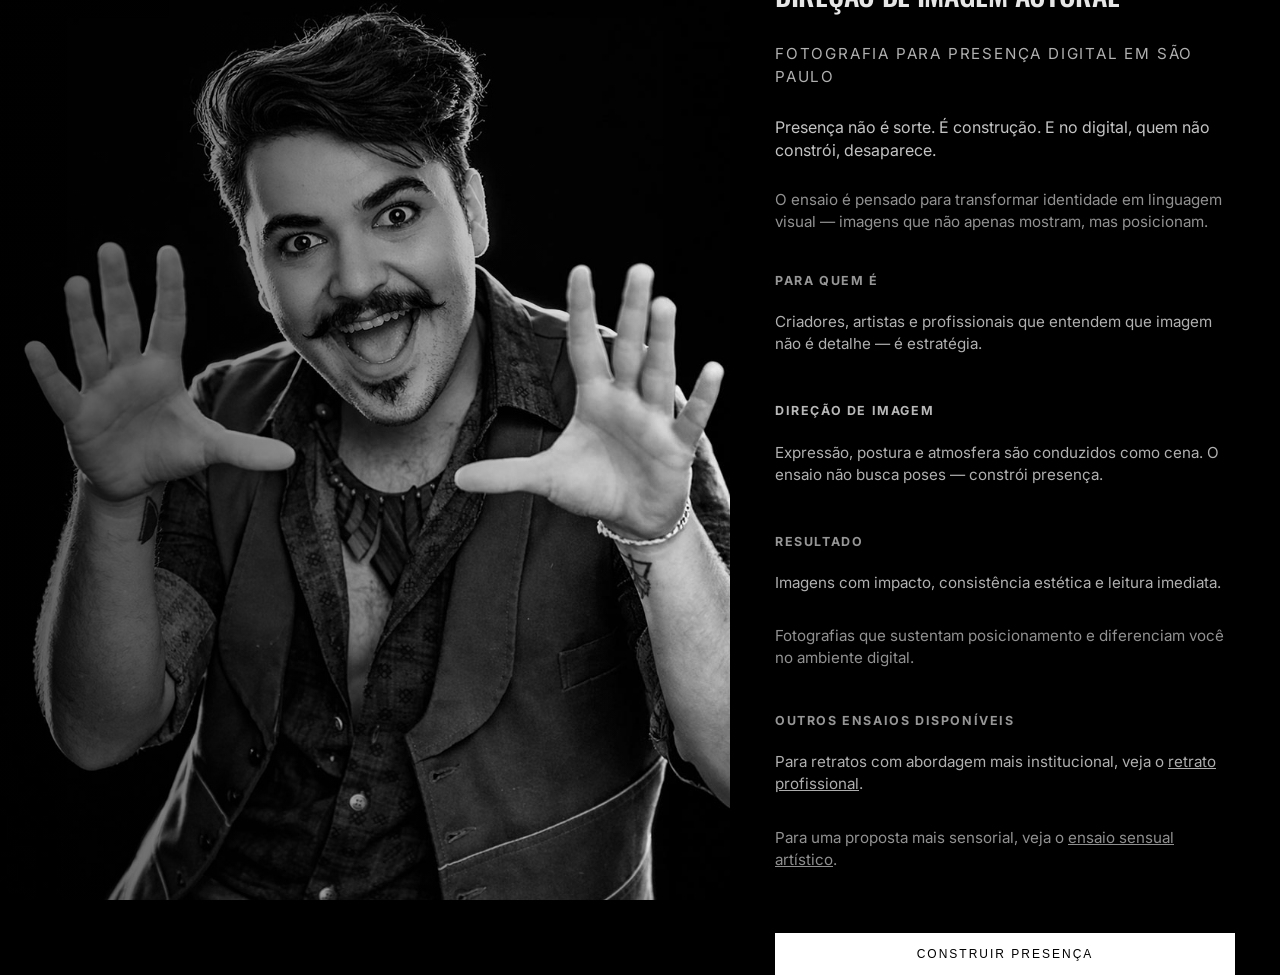
<file: foto/ensaio-para-criadores/index.html>
<!DOCTYPE html>
<html lang="pt-br">
<head>
<meta charset="UTF-8">

<!-- Google tag (gtag.js) -->
<script async src="https://www.googletagmanager.com/gtag/js?id=G-4DE20FKJW4"></script>
<script>
  window.dataLayer = window.dataLayer || [];
  function gtag(){dataLayer.push(arguments);}
  gtag('js', new Date());

  gtag('config', 'G-4DE20FKJW4');
</script>

<title>Ensaio para Criadores | Rapozo</title>
<meta name="description" content="Ensaios fotográficos para criadores que precisam construir presença visual forte e autoral.">
<link rel="canonical" href="https://ricardorapozo.com/foto/ensaio-para-criadores">

<meta name="viewport" content="width=device-width, initial-scale=1.0">
<meta name="robots" content="index, follow">

<link rel="icon" href="/img/favicon.png" type="image/png">

<link rel="preconnect" href="https://fonts.googleapis.com">
<link rel="preconnect" href="https://fonts.gstatic.com" crossorigin>
<link href="https://fonts.googleapis.com/css2?family=Oswald:wght@400;600&family=Inter:wght@300;400;500&display=swap" rel="stylesheet">

<style>

/* BASE */
body, html {
    margin: 0;
    padding: 0;
    height: 100%;
    background: #000;
    color: #e6e6e6;
    font-family: 'Inter', sans-serif;
}

/* LAYOUT */
.container-servico {
    display: flex;
    width: 100%;
    height: 100vh;
}

/* IMAGEM */
.lado-foto {
    width: 60%;
    position: relative;
    background: url('/foto/img/ensaios/criadores.jpg') no-repeat center;
    background-size: cover;
    background-position: 55% center;
}

.lado-foto::after {
    content: "";
    position: absolute;
    inset: 0;
    background: linear-gradient(to right, rgba(0,0,0,0.65), rgba(0,0,0,0));
}

/* TEXTO */
.lado-preto {
    width: 40%;
    display: flex;
    flex-direction: column;
    justify-content: center;
    padding: 60px 45px;
    max-width: 460px;
}

/* H1 */
.lado-preto h1 {
    font-family: 'Oswald', sans-serif;
    font-size: 1.85rem;
    line-height: 1.1;
    font-weight: 500;
    margin-bottom: 18px;
    letter-spacing: -0.3px;
    text-transform: uppercase;
}

/* LEAD */
.lead {
    font-size: 0.85rem;
    letter-spacing: 1.8px;
    text-transform: uppercase;
    opacity: 0.65;
    margin-bottom: 12px;
}

/* TEXTO BASE */
.lado-preto p {
    font-size: 0.95rem;
    line-height: 1.45;
    margin-bottom: 12px;
    color: #cfcfcf;
    opacity: 0.85;
}

/* PRIMEIRO PARÁGRAFO (ÂNCORA) */
.lado-preto .lead + p {
    opacity: 0.95;
    font-size: 1rem;
}

/* QUEDA DE PESO */
.lado-preto p + p {
    opacity: 0.7;
}

/* SEÇÕES */
.lado-preto h2 {
    font-size: 0.78rem;
    letter-spacing: 1.6px;
    text-transform: uppercase;
    opacity: 0.65;
    margin-top: 32px;
    margin-bottom: 8px;
}

/* AJUSTE FINO DE HIERARQUIA */
.lado-preto h2:first-of-type {
    margin-top: 28px;
}

.lado-preto h2:nth-of-type(2) {
    opacity: 0.8;
}

/* RITMO */
.lado-preto h2 + p {
    margin-bottom: 16px;
}

/* LINKS */
.lado-preto a {
    color: #fff;
    text-decoration: underline;
    opacity: 0.8;
}

.lado-preto a:hover {
    opacity: 1;
}

/* CTA */
.c-btn {
    margin-top: 50px;
    width: 100%;
    background: #fff;
    color: #000;
    padding: 14px;
    border: none;
    cursor: pointer;
    font-size: 0.75rem;
    letter-spacing: 2px;
    text-transform: uppercase;
    transition: all 0.2s ease;
}

.c-btn:hover {
    background: #000;
    color: #fff;
    border: 1px solid #fff;
}

/* MOBILE */
@media (max-width: 768px) {
    .container-servico {
        flex-direction: column;
        height: auto;
    }

    .lado-foto {
        width: 100%;
        height: 45vh;
    }

    .lado-preto {
        width: 100%;
        padding: 35px 20px;
    }

    .lado-preto h1 {
        font-size: 1.6rem;
    }
}

</style>

</head>

<body>

<div class="container-servico">

    <div class="lado-foto"></div>

    <div class="lado-preto">

        <h1>Ensaios para criadores com direção de imagem autoral</h1>

        <p class="lead">Fotografia para presença digital em São Paulo</p>

        <p>
        Presença não é sorte. É construção. E no digital, quem não constrói, desaparece.
        </p>

        <p>
        O ensaio é pensado para transformar identidade em linguagem visual — imagens que não apenas mostram, mas posicionam.
        </p>

        <h2>Para quem é</h2>
        <p>
        Criadores, artistas e profissionais que entendem que imagem não é detalhe — é estratégia.
        </p>

        <h2>Direção de imagem</h2>
        <p>
        Expressão, postura e atmosfera são conduzidos como cena. O ensaio não busca poses — constrói presença.
        </p>

        <h2>Resultado</h2>
        <p>
        Imagens com impacto, consistência estética e leitura imediata.
        </p>

        <p>
        Fotografias que sustentam posicionamento e diferenciam você no ambiente digital.
        </p>

        <h2>Outros ensaios disponíveis</h2>

        <p>
        Para retratos com abordagem mais institucional, veja o <a href="/foto/retrato-profissional">retrato profissional</a>.
        </p>

        <p>
        Para uma proposta mais sensorial, veja o <a href="/foto/ensaio-sensual-artistico">ensaio sensual artístico</a>.
        </p>

        <button class="c-btn" onclick="window.location.href='/foto'">
            CONSTRUIR PRESENÇA
        </button>

    </div>

</div>

</body>
</html>
</file>
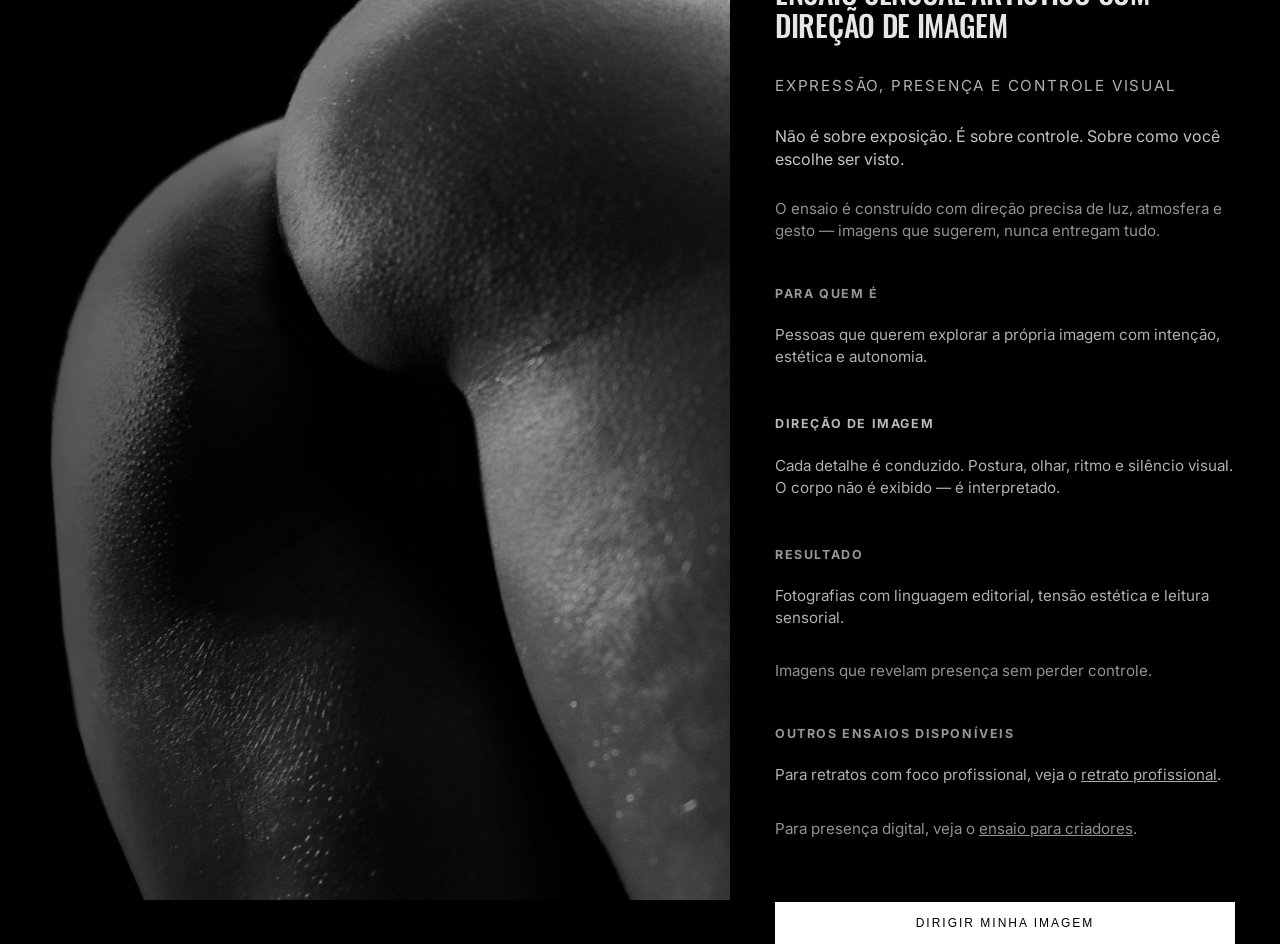
<file: foto/ensaio-sensual-artistico/index.html>
<!DOCTYPE html>
<html lang="pt-br">
<head>
<meta charset="UTF-8">

<!-- Google tag (gtag.js) -->
<script async src="https://www.googletagmanager.com/gtag/js?id=G-4DE20FKJW4"></script>
<script>
  window.dataLayer = window.dataLayer || [];
  function gtag(){dataLayer.push(arguments);}
  gtag('js', new Date());

  gtag('config', 'G-4DE20FKJW4');
</script>

<title>Ensaio Sensual Artístico | Rapozo</title>
<meta name="description" content="Ensaio sensual artístico com direção de imagem autoral. Expressão, estética e controle visual com abordagem intimista e segura.">
<link rel="canonical" href="https://ricardorapozo.com/foto/ensaio-sensual-artistico">

<meta name="viewport" content="width=device-width, initial-scale=1.0">
<meta name="robots" content="index, follow">

<link rel="icon" href="/img/favicon.png" type="image/png">

<link rel="preconnect" href="https://fonts.googleapis.com">
<link rel="preconnect" href="https://fonts.gstatic.com" crossorigin>
<link href="https://fonts.googleapis.com/css2?family=Oswald:wght@400;600&family=Inter:wght@300;400;500&display=swap" rel="stylesheet">

<style>

/* BASE */
body, html {
    margin: 0;
    padding: 0;
    height: 100%;
    background: #000;
    color: #e6e6e6;
    font-family: 'Inter', sans-serif;
}

/* LAYOUT */
.container-servico {
    display: flex;
    width: 100%;
    height: 100vh;
}

/* IMAGEM */
.lado-foto {
    width: 60%;
    position: relative;
    background: url('/foto/img/ensaios/sensual.jpg') no-repeat center;
    background-size: cover;
    background-position: 50% center;
}

.lado-foto::after {
    content: "";
    position: absolute;
    inset: 0;
    background: linear-gradient(to right, rgba(0,0,0,0.7), rgba(0,0,0,0));
}

/* TEXTO */
.lado-preto {
    width: 40%;
    display: flex;
    flex-direction: column;
    justify-content: center;
    padding: 60px 45px;
    max-width: 460px;
}

/* H1 */
.lado-preto h1 {
    font-family: 'Oswald', sans-serif;
    font-size: 1.85rem;
    line-height: 1.1;
    font-weight: 500;
    margin-bottom: 18px;
    letter-spacing: -0.3px;
    text-transform: uppercase;
}

/* LEAD */
.lead {
    font-size: 0.85rem;
    letter-spacing: 1.8px;
    text-transform: uppercase;
    opacity: 0.65;
    margin-bottom: 12px;
}

/* TEXTO */
.lado-preto p {
    font-size: 0.95rem;
    line-height: 1.45;
    margin-bottom: 12px;
    color: #cfcfcf;
    opacity: 0.85;
}

/* PRIMEIRO PARÁGRAFO */
.lado-preto .lead + p {
    opacity: 0.95;
    font-size: 1rem;
}

/* QUEDA */
.lado-preto p + p {
    opacity: 0.7;
}

/* SEÇÕES */
.lado-preto h2 {
    font-size: 0.78rem;
    letter-spacing: 1.6px;
    text-transform: uppercase;
    opacity: 0.65;
    margin-top: 32px;
    margin-bottom: 8px;
}

/* DIREÇÃO = PROTAGONISTA */
.lado-preto h2:nth-of-type(2) {
    opacity: 0.8;
}

/* RITMO */
.lado-preto h2 + p {
    margin-bottom: 16px;
}

/* LINKS */
.lado-preto a {
    color: #fff;
    text-decoration: underline;
    opacity: 0.8;
}

.lado-preto a:hover {
    opacity: 1;
}

/* CTA */
.c-btn {
    margin-top: 50px;
    width: 100%;
    background: #fff;
    color: #000;
    padding: 14px;
    border: none;
    cursor: pointer;
    font-size: 0.75rem;
    letter-spacing: 2px;
    text-transform: uppercase;
    transition: all 0.2s ease;
}

.c-btn:hover {
    background: #000;
    color: #fff;
    border: 1px solid #fff;
}

/* MOBILE */
@media (max-width: 768px) {
    .container-servico {
        flex-direction: column;
        height: auto;
    }

    .lado-foto {
        width: 100%;
        height: 45vh;
    }

    .lado-preto {
        width: 100%;
        padding: 35px 20px;
    }

    .lado-preto h1 {
        font-size: 1.6rem;
    }
}

</style>

</head>

<body>

<div class="container-servico">

    <div class="lado-foto"></div>

    <div class="lado-preto">

        <h1>Ensaio sensual artístico com direção de imagem</h1>

        <p class="lead">Expressão, presença e controle visual</p>

        <p>
        Não é sobre exposição. É sobre controle. Sobre como você escolhe ser visto.
        </p>

        <p>
        O ensaio é construído com direção precisa de luz, atmosfera e gesto — imagens que sugerem, nunca entregam tudo.
        </p>

        <h2>Para quem é</h2>
        <p>
        Pessoas que querem explorar a própria imagem com intenção, estética e autonomia.
        </p>

        <h2>Direção de imagem</h2>
        <p>
        Cada detalhe é conduzido. Postura, olhar, ritmo e silêncio visual. O corpo não é exibido — é interpretado.
        </p>

        <h2>Resultado</h2>
        <p>
        Fotografias com linguagem editorial, tensão estética e leitura sensorial.
        </p>

        <p>
        Imagens que revelam presença sem perder controle.
        </p>

        <h2>Outros ensaios disponíveis</h2>

        <p>
        Para retratos com foco profissional, veja o <a href="/foto/retrato-profissional">retrato profissional</a>.
        </p>

        <p>
        Para presença digital, veja o <a href="/foto/ensaio-para-criadores">ensaio para criadores</a>.
        </p>

        <button class="c-btn" onclick="window.location.href='/foto'">
            DIRIGIR MINHA IMAGEM
        </button>

    </div>

</div>

</body>
</html>
</file>
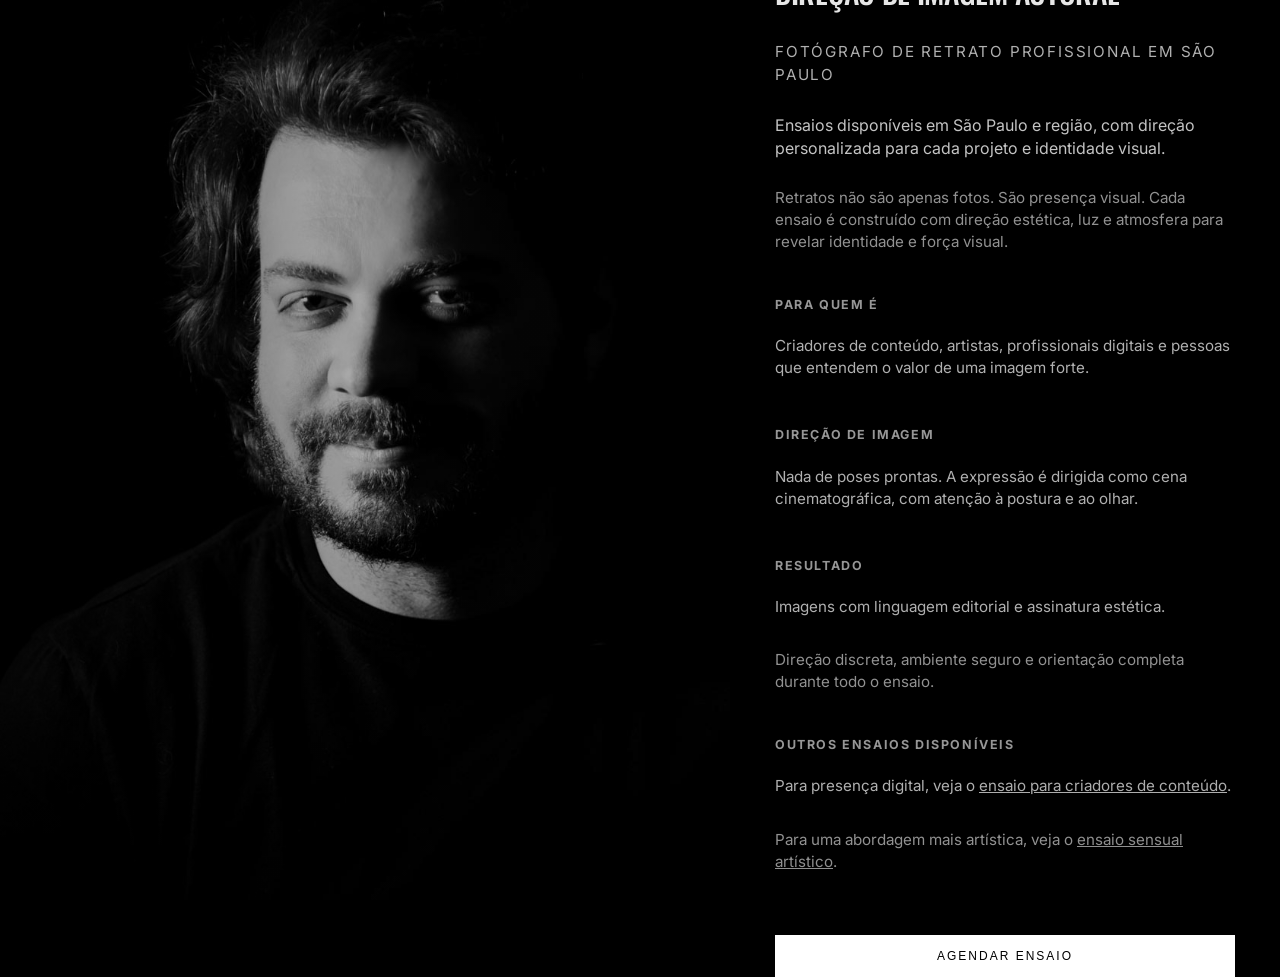
<file: foto/retrato-profissional/index.html>
<!DOCTYPE html>
<html lang="pt-br">
<head>
<meta charset="UTF-8">

<!-- Google tag (gtag.js) -->
<script async src="https://www.googletagmanager.com/gtag/js?id=G-4DE20FKJW4"></script>
<script>
  window.dataLayer = window.dataLayer || [];
  function gtag(){dataLayer.push(arguments);}
  gtag('js', new Date());

  gtag('config', 'G-4DE20FKJW4');
</script>

<title>Retrato Profissional | Rapozo</title>
<meta name="description" content="Retratos profissionais com direção de imagem autoral para criadores, artistas e profissionais digitais.">
<link rel="canonical" href="https://ricardorapozo.com/foto/retrato-profissional">

<meta name="viewport" content="width=device-width, initial-scale=1.0">
<meta name="robots" content="index, follow">

<link rel="icon" href="/img/favicon.png" type="image/png">

<!-- Fonts -->
<link rel="preconnect" href="https://fonts.googleapis.com">
<link rel="preconnect" href="https://fonts.gstatic.com" crossorigin>
<link href="https://fonts.googleapis.com/css2?family=Oswald:wght@400;600&family=Inter:wght@300;400;500&display=swap" rel="stylesheet">

<style>

/* BASE */
body, html {
    margin: 0;
    padding: 0;
    height: 100%;
    background: #000;
    color: #e6e6e6;
    font-family: 'Inter', sans-serif;
}

/* LAYOUT */
.container-servico {
    display: flex;
    width: 100%;
    height: 100vh;
}

/* IMAGEM */
.lado-foto {
    width: 60%;
    position: relative;
    background: url('/foto/img/ensaios/profissional.jpg') no-repeat center;
    background-size: cover;
    background-position: 60% center;
}

.lado-foto::after {
    content: "";
    position: absolute;
    inset: 0;
    background: linear-gradient(to right, rgba(0,0,0,0.65), rgba(0,0,0,0));
}

/* TEXTO */
.lado-preto {
    width: 40%;
    display: flex;
    flex-direction: column;
    justify-content: center;
    padding: 60px 45px;
    max-width: 460px;
}

/* H1 (menos grito, mais controle) */
.lado-preto h1 {
    font-family: 'Oswald', sans-serif;
    font-size: 1.85rem;
    line-height: 1.1;
    font-weight: 500;
    margin-bottom: 18px;
    letter-spacing: -0.3px;
    text-transform: uppercase;
}

/* LEAD (agora é subtítulo de verdade) */
.lead {
    font-size: 0.85rem;
    letter-spacing: 1.8px;
    text-transform: uppercase;
    opacity: 0.65;
    margin-bottom: 12px;
}

/* TEXTO BASE */
.lado-preto p {
    font-size: 0.95rem;
    line-height: 1.45;
    margin-bottom: 12px;
    color: #cfcfcf;
    opacity: 0.85;
}

/* PRIMEIRO PARÁGRAFO = ÂNCORA */
.lado-preto .lead + p {
    opacity: 0.95;
    font-size: 1rem;
}

/* QUEDA DE PESO */
.lado-preto p + p {
    opacity: 0.7;
}

/* SEÇÕES (agora guiam de verdade) */
.lado-preto h2 {
    font-size: 0.78rem;
    letter-spacing: 1.6px;
    text-transform: uppercase;
    opacity: 0.65;
    margin-top: 32px;
    margin-bottom: 8px;
}

/* RITMO ENTRE BLOCOS */
.lado-preto h2 + p {
    margin-bottom: 16px;
}

/* LINKS */
.lado-preto a {
    color: #fff;
    text-decoration: underline;
    opacity: 0.8;
}

.lado-preto a:hover {
    opacity: 1;
}

/* CTA */
.c-btn {
    margin-top: 50px;
    width: 100%;
    background: #fff;
    color: #000;
    padding: 14px;
    border: none;
    cursor: pointer;
    font-size: 0.75rem;
    letter-spacing: 2px;
    text-transform: uppercase;
    transition: all 0.2s ease;
}

.c-btn:hover {
    background: #000;
    color: #fff;
    border: 1px solid #fff;
}

/* MOBILE */
@media (max-width: 768px) {
    .container-servico {
        flex-direction: column;
        height: auto;
    }

    .lado-foto {
        width: 100%;
        height: 45vh;
    }

    .lado-preto {
        width: 100%;
        padding: 35px 20px;
    }

    .lado-preto h1 {
        font-size: 1.6rem;
    }
}

</style>

</head>

<body>

<div class="container-servico">

    <div class="lado-foto"></div>

    <div class="lado-preto">

        <h1>Retratos profissionais com direção de imagem autoral</h1>

        <p class="lead">Fotógrafo de retrato profissional em São Paulo</p>

        <p>
        Ensaios disponíveis em São Paulo e região, com direção personalizada para cada projeto e identidade visual.
        </p>

        <p>
        Retratos não são apenas fotos. São presença visual. Cada ensaio é construído com direção estética, luz e atmosfera para revelar identidade e força visual.
        </p>

        <h2>Para quem é</h2>
        <p>
        Criadores de conteúdo, artistas, profissionais digitais e pessoas que entendem o valor de uma imagem forte.
        </p>

        <h2>Direção de imagem</h2>
        <p>
        Nada de poses prontas. A expressão é dirigida como cena cinematográfica, com atenção à postura e ao olhar.
        </p>

        <h2>Resultado</h2>
        <p>
        Imagens com linguagem editorial e assinatura estética.
        </p>

        <p>
        Direção discreta, ambiente seguro e orientação completa durante todo o ensaio.
        </p>

        <h2>Outros ensaios disponíveis</h2>

        <p>
        Para presença digital, veja o <a href="/foto/ensaio-para-criadores">ensaio para criadores de conteúdo</a>.
        </p>

        <p>
        Para uma abordagem mais artística, veja o <a href="/foto/ensaio-sensual-artistico">ensaio sensual artístico</a>.
        </p>

        <button class="c-btn" onclick="window.location.href='/foto'">
            AGENDAR ENSAIO
        </button>

    </div>

</div>

</body>
</html>
</file>
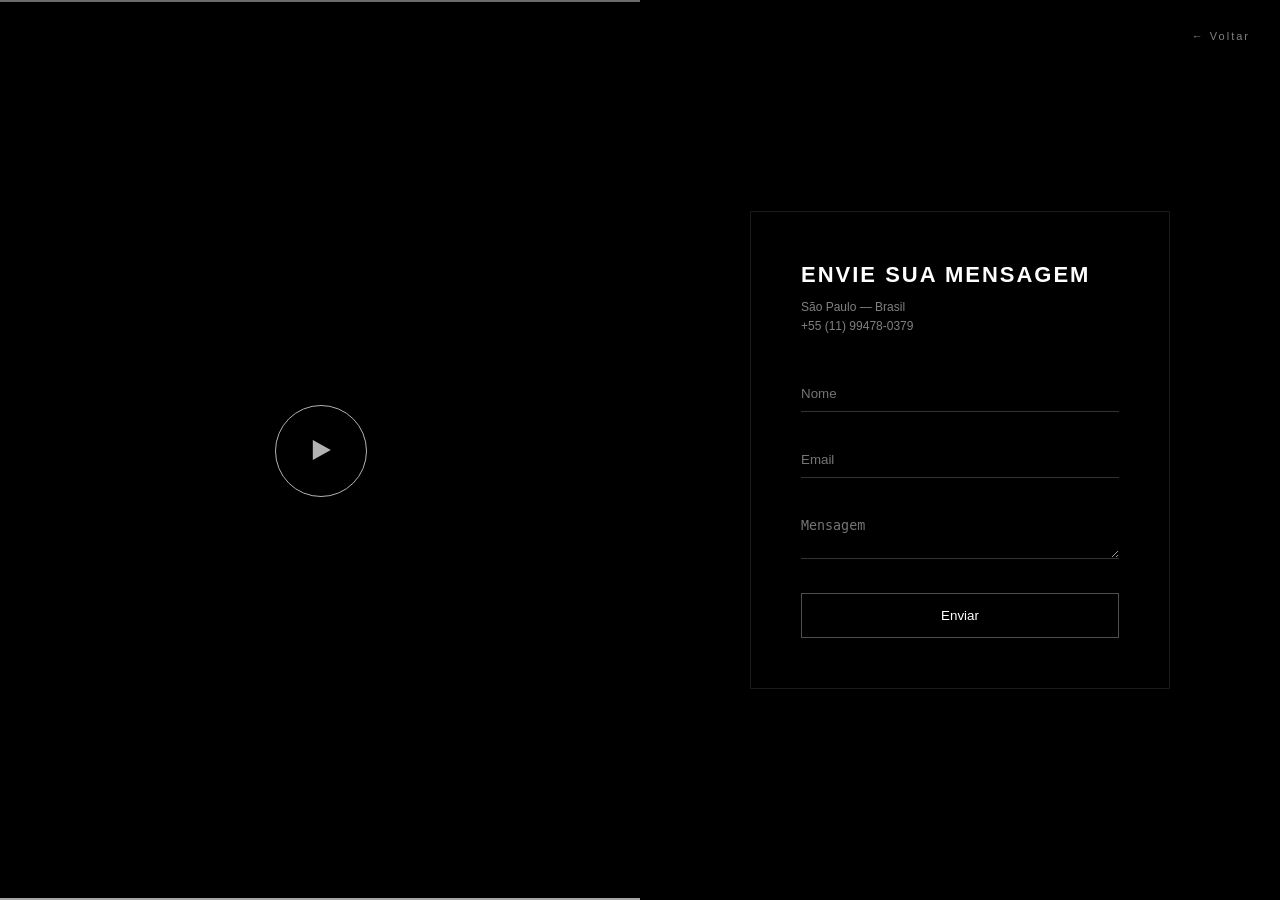
<file: contato.html>
<!DOCTYPE html>
<html lang="pt-br">
<head>
<meta charset="UTF-8">

<!-- Google tag (gtag.js) -->
<script async src="https://www.googletagmanager.com/gtag/js?id=G-4DE20FKJW4"></script>
<script>
  window.dataLayer = window.dataLayer || [];
  function gtag(){dataLayer.push(arguments);}
  gtag('js', new Date());

  gtag('config', 'G-4DE20FKJW4');
</script>

        <title>Ricardo Rapozo — Motion Designer Sênior | Direção, Animação e Composição</title>

        <meta name="description" content="Motion Designer Sênior especializado em direção de animação, animação 2D e composição. Narrativas visuais guiadas por ritmo, intenção e identidade estética consistente.">

        <meta name="author" content="Ricardo Rapozo">
        <meta name="robots" content="index, follow">
        <meta name="viewport" content="width=device-width, initial-scale=1.0">
        <meta name="theme-color" content="#000000">

        <link rel="canonical" href="https://ricardorapozo.com/contato">
        <link rel="icon" href="/img/favicon.png" type="image/png">
        
        <!-- Open Graph -->
        <meta property="og:type" content="website">
        <meta property="og:title" content="Ricardo Rapozo — Direção e Motion Design">
        <meta property="og:description" content="Direção, animação e composição aplicadas a projetos com linguagem visual estratégica e impacto narrativo.">
        <meta property="og:url" content="https://ricardorapozo.com">
        <meta property="og:image" content="https://ricardorapozo.com/img/preview.jpg">
        <meta property="og:image:width" content="1200">
        <meta property="og:image:height" content="630">
        <meta property="og:image:alt" content="Frame de motion design autoral por Ricardo Rapozo">
        <meta property="og:locale" content="pt_BR">
        <meta property="og:site_name" content="Ricardo Rapozo">

<meta name="viewport" content="width=device-width, initial-scale=1.0">

<style>

/* RESET */
* { margin:0; padding:0; box-sizing:border-box; }

body {
  font-family: Arial, sans-serif;
  background:#000;
  color:#fff;
}

/* VOLTAR */
.back-home {
  position:fixed;
  top:30px;
  right:30px;
  color:#fff;
  text-decoration:none;
  font-size:11px;
  letter-spacing:2px;
  opacity:0.5;
  z-index:10;
}

/* GRID */
.contact-container {
  display:flex;
  height:100vh;
}

/* ESQUERDA */
.contact-left {
  width:50%;
  position:relative;
  overflow:hidden;
  cursor:pointer;
  transition:0.6s;
}

.contact-left:hover {
  transform:scale(1.03);
}

.contact-left iframe {
  position:absolute;
  top:50%;
  left:50%;
  width:177.77vh;
  height:100vh;
  transform:translate(-50%,-50%);
  pointer-events:none;
  transition:0.6s;
}

.contact-left:hover iframe {
  transform:translate(-50%,-50%) scale(1.05);
}

.contact-left::after {
  content:"";
  position:absolute;
  inset:0;
  background:rgba(0,0,0,0.3);
}

/* PLAY */
.play {
  position:absolute;
  top:50%;
  left:50%;
  transform:translate(-50%,-50%);
  width:90px;
  height:90px;
}

.play::before {
  content:"";
  position:absolute;
  width:90px;
  height:90px;
  border:1px solid #fff;
  border-radius:50%;
  animation:pulse 2s infinite;
}

.play::after {
  content:"";
  position:absolute;
  top:50%;
  left:50%;
  transform:translate(-40%,-50%);
  border-left:18px solid #fff;
  border-top:10px solid transparent;
  border-bottom:10px solid transparent;
}

@keyframes pulse {
  0% { transform:scale(1); opacity:0.6; }
  70% { transform:scale(1.4); opacity:0; }
}

/* DIREITA */
.contact-right {
  width:50%;
  display:flex;
  align-items:center;
  justify-content:center;
  padding:60px;
}

.contact-card {
  max-width:420px;
  border:1px solid rgba(255,255,255,0.1);
  padding:50px;
}

/* TÍTULO */
.title {
  font-size:22px;
  font-weight:700;
  letter-spacing:2px;
  margin-bottom:10px;
}

/* INFO */
.info {
  font-size:12px;
  opacity:0.5;
  margin-bottom:40px;
  line-height:1.6;
}

/* INPUTS */
input, textarea {
  width:100%;
  background:transparent;
  border:none;
  border-bottom:1px solid rgba(255,255,255,0.2);
  margin-bottom:30px;
  color:#fff;
  padding:10px 0;
}

/* BOTÃO */
button {
  width:100%;
  padding:14px;
  border:1px solid rgba(255,255,255,0.3);
  background:transparent;
  color:#fff;
  cursor:pointer;
}

/* MODAL */
.modal {
  position:fixed;
  inset:0;
  background:#000;
  display:flex;
  align-items:center;
  justify-content:center;
  opacity:0;
  pointer-events:none;
  transition:0.3s;
  z-index:9999;
}

.modal.active {
  opacity:1;
  pointer-events:all;
}

.modal iframe {
  width:90%;
  max-width:1200px;
  aspect-ratio:16/9;
}

.close {
  position:absolute;
  top:30px;
  right:40px;
  font-size:30px;
  cursor:pointer;
}

</style>
</head>

<body>

<a href="/" class="back-home">← Voltar</a>

<div class="contact-container">

  <!-- ESQUERDA -->
  <div class="contact-left" id="open">

    <iframe src="https://player.vimeo.com/video/1071968192?autoplay=1&muted=1&background=1&loop=1"></iframe>

    <div class="play"></div>

  </div>

  <!-- DIREITA -->
  <div class="contact-right">
    <div class="contact-card">

      <div class="title">ENVIE SUA MENSAGEM</div>

      <div class="info">
        São Paulo — Brasil<br>
        +55 (11) 99478-0379
      </div>

      <form action="https://formspree.io/f/mqedneqn" method="POST">
        <input type="text" placeholder="Nome" required>
        <input type="email" placeholder="Email" required>
        <textarea placeholder="Mensagem"></textarea>
        <button>Enviar</button>
      </form>

    </div>
  </div>

</div>

<!-- MODAL -->
<div class="modal" id="modal">
  <div class="close" id="close">×</div>
  <iframe id="player" src="" allow="autoplay; fullscreen"></iframe>
</div>

<script>
const open = document.getElementById("open");
const modal = document.getElementById("modal");
const player = document.getElementById("player");
const close = document.getElementById("close");

open.onclick = () => {
  player.src = "https://player.vimeo.com/video/1071968192?autoplay=1";
  modal.classList.add("active");
};

function fechar(){
  modal.classList.remove("active");
  player.src = "";
}

close.onclick = fechar;

modal.onclick = (e) => {
  if(e.target === modal) fechar();
};

document.onkeydown = (e) => {
  if(e.key === "Escape") fechar();
};
</script>

</body>
</html>
</file>
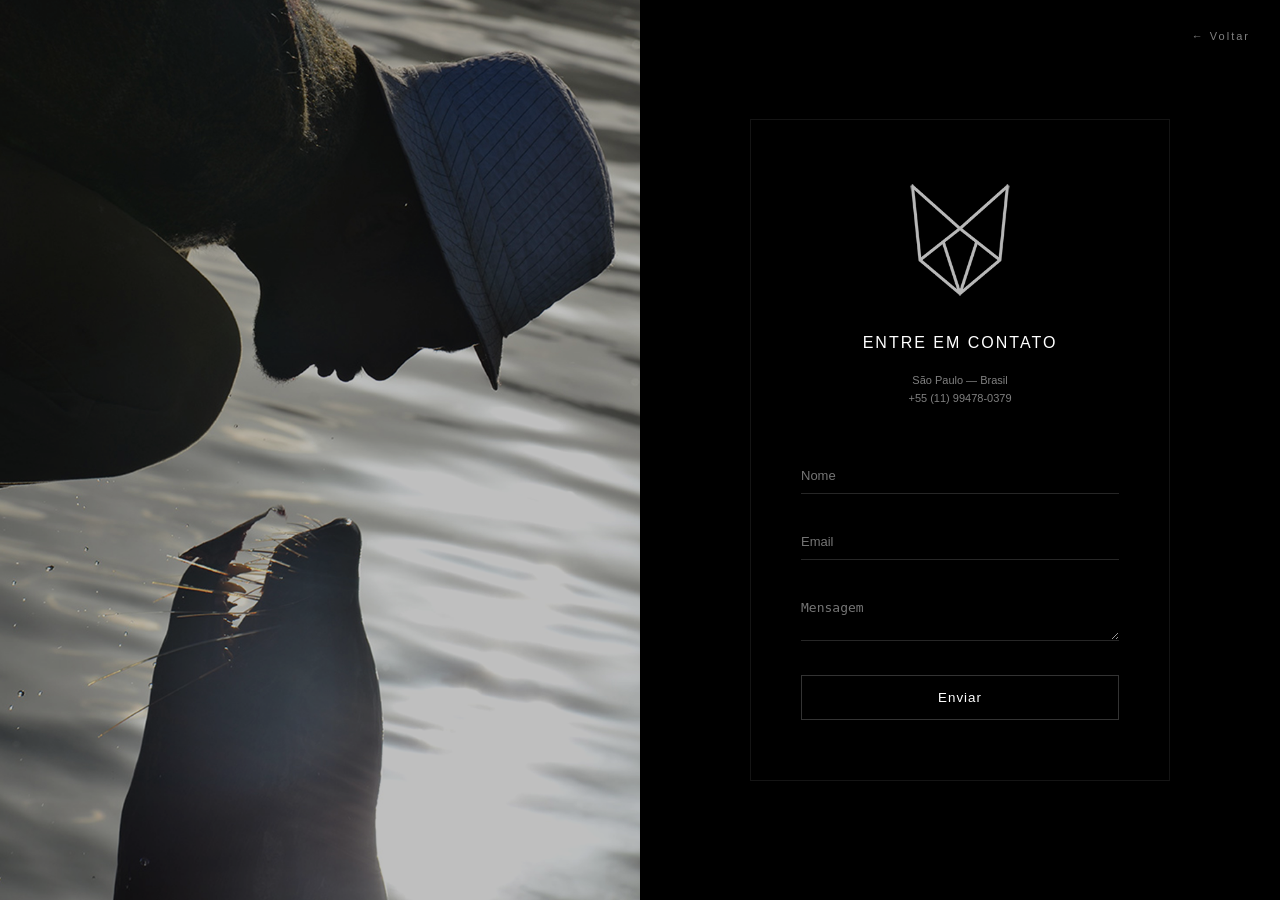
<file: foto/contato.html>
<!DOCTYPE html>
<html lang="pt-BR">
<head>
<meta charset="UTF-8">

<!-- Google tag (gtag.js) -->
<script async src="https://www.googletagmanager.com/gtag/js?id=G-4DE20FKJW4"></script>
<script>
  window.dataLayer = window.dataLayer || [];
  function gtag(){dataLayer.push(arguments);}
  gtag('js', new Date());

  gtag('config', 'G-4DE20FKJW4');
</script>

<title>Rapozo — Direção de imagem e construção de presença</title>

<meta name="description" content="Retratos, paisagem e narrativa visual com identidade autoral e alto contraste.">
<meta name="author" content="Ricardo Rapozo">
<meta name="robots" content="index, follow">
<meta name="viewport" content="width=device-width, initial-scale=1.0">
<meta name="theme-color" content="#000000">

<link rel="canonical" href="https://ricardorapozo.com/foto/contato">

<meta http-equiv="content-language" content="pt-BR">

<!-- Open Graph -->
<meta property="og:type" content="website">
<meta property="og:title" content="Rapozo — Construindo Presença">
<meta property="og:description" content="Fotografia autoral e direção criativa. Imagens marcantes e memoráveis.">
<meta property="og:url" content="https://ricardorapozo.com/foto/contato">
<meta property="og:image" content="https://ricardorapozo.com/foto/img/preview.jpg">
<meta property="og:image:width" content="1200">
<meta property="og:image:height" content="630">
<meta property="og:image:alt" content="Retrato autoral em alto contraste por Ricardo Rapozo">
<meta property="og:locale" content="pt_BR">
<meta property="og:site_name" content="Rapozo">

<!-- Twitter -->
<meta name="twitter:card" content="summary_large_image">
<meta name="twitter:title" content="Rapozo — Fotografia como Presença">
<meta name="twitter:description" content="Retratos, paisagem e imagem como identidade visual.">
<meta name="twitter:image" content="https://ricardorapozo.com/foto/img/preview.jpg">
<meta name="twitter:site" content="@rapozo">

<style>

/* RESET */
* { margin:0; padding:0; box-sizing:border-box; }

body {
  font-family: Arial, sans-serif;
  background:#000;
  color:#fff;
}

/* VOLTAR */
.back-home {
  position:fixed;
  top:30px;
  right:30px;
  color:#fff;
  text-decoration:none;
  font-size:11px;
  letter-spacing:2px;
  opacity:0.5;
  z-index:10;
}

/* GRID */
.contact-container {
  display:flex;
  height:100vh;
}

/* ESQUERDA */
.contact-left {
  width:50%;
  position:relative;
  overflow:hidden;
}

.contact-left img {
  width:100%;
  height:100%;
  object-fit:cover;
  transition:0.6s ease;
}

.contact-left:hover img {
  transform:scale(1.03);
}

.contact-left::after {
  content:"";
  position:absolute;
  inset:0;
  background:rgba(0,0,0,0.25);
}

/* DIREITA */
.contact-right {
  width:50%;
  display:flex;
  align-items:center;
  justify-content:center;
  padding:60px;
  background:#000;
}

.contact-card {
  max-width:420px;
  width:100%;
  border:1px solid rgba(255,255,255,0.08);
  padding:60px 50px;
  text-align:center;
}

/* LOGO */
.logo {
  width:120px;
  margin:0 auto 30px auto;
  opacity:0.9;
}

/* TÍTULO */
.title {
  font-size:16px;
  letter-spacing:2px;
  margin-bottom:20px;
}

/* INFO */
.info {
  font-size:11px;
  opacity:0.5;
  margin-bottom:50px;
  line-height:1.6;
}

/* INPUTS */
input, textarea {
  width:100%;
  background:transparent;
  border:none;
  border-bottom:1px solid rgba(255,255,255,0.15);
  margin-bottom:30px;
  color:#fff;
  padding:10px 0;
  font-size:13px;
}

/* BOTÃO */
button {
  width:100%;
  padding:14px;
  border:1px solid rgba(255,255,255,0.2);
  background:transparent;
  color:#fff;
  cursor:pointer;
  transition:0.3s;
  letter-spacing:1px;
}

button:hover {
  background:#fff;
  color:#000;
}

/* RESPONSIVO */
@media(max-width:900px) {
  .contact-container { flex-direction:column; }

  .contact-left {
    width:100%;
    height:40vh;
  }

  .contact-right {
    width:100%;
    padding:40px 20px;
  }
}

</style>
</head>

<body>

<a href="/foto" class="back-home">← Voltar</a>

<div class="contact-container">

  <!-- FOTO -->
  <div class="contact-left">
    <img src="img/contact/contact-bg.jpg" alt="Rapozo fotografia">
  </div>

  <!-- FORM -->
  <div class="contact-right">
    <div class="contact-card">

      <img src="img/logo-white.webp" alt="Rapozo" class="logo">

      <div class="title">ENTRE EM CONTATO</div>

      <div class="info">
        São Paulo — Brasil<br>
        +55 (11) 99478-0379
      </div>

      <form action="https://formspree.io/f/mqedneqn" method="POST">
        <input type="text" placeholder="Nome" required>
        <input type="email" placeholder="Email" required>
        <textarea placeholder="Mensagem"></textarea>
        <button>Enviar</button>
      </form>

    </div>
  </div>

</div>

</body>
</html>
</file>
<file: foto/css/style.css>
/*
  [CSS Index]
  
  ---
  
  Template Name: Fox - FOTO
  Author:  RPZ
  Version: 0.1
*/


/*
  1. TEMPLATE BACKGROUNDS
    1.1. home IMG BACKGROUND
	1.2. about IMG BACKGROUND
    1.3. services IMG BACKGROUND
    1.4. works IMG carousel IMG BACKGROUND
    1.5. news IMG carousel IMG BACKGROUND
      1.5.1. news panel left bg IMG BACKGROUND
    1.6. contact IMG BACKGROUND
	1.7. slick fullscreen slideshow IMG BACKGROUND
	1.8. slick fullscreen slideshow light IMG BACKGROUND
	1.9. swiper thumbnail IMG BACKGROUND
    1.10. home IMG carousel slider IMG BACKGROUND
  2. reset
  3. layout
  4. section
    4.1. section IMG
  5. hero
    5.1. hero container
    5.2. hero bg
    5.3. hero fullscreen FIX
  4. home section
    4.1. logo
    4.2 navigation
        4.2.1. navigation icon
        4.2.2. navigation bg and links
        4.2.3. navigation brackets
        4.2.4. navigation IMG
    4.3. intro
    4.4. bottom credits
    4.5. social icons
    4.6. scroll indicator
	4.7. section heading
  5. about section
    5.1. about IMG
    5.2. about skills bar
    5.3. about facts
    5.4. about content
  6. services section
    6.1. services TXT
    6.2. services container
  7. works section
    7.1. works IMG carousel
    7.2. works IMG carousel items
  8. news section
    8.1. news IMG carousel
    8.2. news IMG carousel items
    8.3. news more IMG carousel items
      8.3.1. news panel left
      8.3.2. news panel left BG
      8.3.3. news panel right
      8.3.4. news panel right TXT
  9. contact section
    9.1. contact TXT
    9.2. contact container
    9.3. contact info
    9.4. contact social icons
	9.5. contact modal launcher
    9.6. contact modal center container
    9.7. contact modal inner
    9.8. contact modal form
  10. overlay
  11. center container
  12. link underline
  13. button effect
  14. section title
  15. vertical spacer line
  16. preloader
  17. Slick v1.6.0 CUSTOM
    17.1. slick slide flickering FIX 
    17.2. slick about
    17.3. slick navigation
	17.4. slick fullscreen slideshow
	17.5. slick fullscreen slideshow ZOOM/FADE transition
  18. Owl Carousel v2.2.0 CUSTOM
    18.1. Owl Carousel navigation
  19. Magnific Popup v1.1.0 CUSTOM
  20. fullPage v2.9.4 CUSTOM
  21. videos
    21.1. YouTube video
      21.1.1. jquery.mb.YTPlayer v3.1.13 CUSTOM
    21.2. Vimeo video
	21.3. HTML5 video
  22. Swiper v3.4.2 CUSTOM
  23. swiper thumbnail
  24. home IMG carousel slider
  25. override
*/


/* 1. TEMPLATE BACKGROUNDS */
/* 1.1. home IMG BACKGROUND */
.section-bg-home {
background-image: url(../img/background/home-bg.jpg);
}

.webp .section-bg-home {
background-image: url(../img/background/home-bg.webp);
}

/* 1.2. about IMG BACKGROUND */
.about-bg {
background-image: url(../img/about/about-bg.jpg);
}

.webp .about-bg {
background-image: url(../img/about/about-bg.webp);
}

.about-bg {
  transition: filter .5s ease;
}

.about-bg:hover {
  filter: brightness(1.3);
}

/* 1.3. services IMG BACKGROUND */
.section-bg-home {
background-image: url(../img/background/home-bg.jpg);
}

.webp .section-bg-home {
background-image: url(../img/background/home-bg.webp);
}

/* 1.2. about IMG BACKGROUND */
.about-bg {
background-image: url(../img/about/about-bg.jpg);
}

.webp .about-bg {
background-image: url(../img/about/about-bg.webp);
}

.about-bg {
  transition: filter .5s ease;
}

.about-bg:hover {
  filter: brightness(1.3);
}

/* 1.3. services IMG BACKGROUND */
.services-bg-1 {
background-image: url(../img/services/services-bg-1.jpg);
}

.webp .services-bg-1 {
background-image: url(../img/services/services-bg-1.webp);
}

.services-bg-2 {
background-image: url(../img/services/services-bg-2.jpg);
}

.webp .services-bg-2 {
background-image: url(../img/services/services-bg-2.webp);
}

.services-bg-3 {
background-image: url(../img/services/services-bg-3.jpg);
}

.webp .services-bg-3 {
background-image: url(../img/services/services-bg-3.webp);
}

.services-bg-4 {
background-image: url(../img/services/services-bg-4.jpg);
}

.webp .services-bg-4 {
background-image: url(../img/services/services-bg-4.webp);
}

.services-bg-5 {
background-image: url(../img/services/services-bg-5.jpg);
}

.webp .services-bg-5 {
background-image: url(../img/services/services-bg-5.webp);
}

.services-bg-6 {
background-image: url(../img/services/services-bg-6.jpg);
}

.webp .services-bg-6 {
background-image: url(../img/services/services-bg-6.webp);
}

.services-bg-7 {
background-image: url(../img/services/services-bg-7.jpg);
}

.webp .services-bg-7 {
background-image: url(../img/services/services-bg-7.webp);
}

.services-bg-8 {
background-image: url(../img/services/services-bg-8.jpg);
}

.webp .services-bg-8 {
background-image: url(../img/services/services-bg-8.webp);
}

.services-bg-9 {
background-image: url(../img/services/services-bg-9.jpg);
}

.webp .services-bg-9 {
background-image: url(../img/services/services-bg-9.webp);
}

.services-bg-10 {
background-image: url(../img/services/services-bg-10.jpg);
}

.webp .services-bg-10 {
background-image: url(../img/services/services-bg-10.webp);
}

.services-bg-11 {
background-image: url(../img/services/services-bg-11.jpg);
}

.webp .services-bg-11 {
background-image: url(../img/services/services-bg-11.webp);
}

.services-bg-12 {
background-image: url(../img/services/services-bg-12.jpg);
}

.webp .services-bg-12 {
background-image: url(../img/services/services-bg-12.webp);
}


/* 1.4. works IMG carousel IMG BACKGROUND */
.works-page-img-carousel-item-1 {       
background-image: url(../img/works/works-page-img-carousel-item-1.jpg);
}

.webp .works-page-img-carousel-item-1 {       
background-image: url(../img/works/works-page-img-carousel-item-1.webp);
}

.works-page-img-carousel-item-2 {       
background-image: url(../img/works/works-page-img-carousel-item-2.jpg);
}

.webp .works-page-img-carousel-item-2 {       
background-image: url(../img/works/works-page-img-carousel-item-2.webp);
}

.works-page-img-carousel-item-3 {   
background-image: url(../img/works/works-page-img-carousel-item-3.jpg);
}

.webp .works-page-img-carousel-item-3 {       
background-image: url(../img/works/works-page-img-carousel-item-3.webp);
}

.works-page-img-carousel-item-4 {       
background-image: url(../img/works/works-page-img-carousel-item-4.jpg);
}

.webp .works-page-img-carousel-item-4 {       
background-image: url(../img/works/works-page-img-carousel-item-4.webp);
}

.works-page-img-carousel-item-5 {       
background-image: url(../img/works/works-page-img-carousel-item-5.jpg);
}

.webp .works-page-img-carousel-item-5 {       
background-image: url(../img/works/works-page-img-carousel-item-5.webp);
}

.works-page-img-carousel-item-6 {       
background-image: url(../img/works/works-page-img-carousel-item-6.jpg);
}

.webp .works-page-img-carousel-item-6 {       
background-image: url(../img/works/works-page-img-carousel-item-6.webp);
}

.works-page-img-carousel-item-7 {   
background-image: url(../img/works/works-page-img-carousel-item-7.jpg);
}

.webp .works-page-img-carousel-item-7 {       
background-image: url(../img/works/works-page-img-carousel-item-7.webp);
}

.works-page-img-carousel-item-8 {       
background-image: url(../img/works/works-page-img-carousel-item-8.jpg);
}

.webp .works-page-img-carousel-item-8 {       
background-image: url(../img/works/works-page-img-carousel-item-8.webp);
}

.works-page-img-carousel-item-9 {       
background-image: url(../img/works/works-page-img-carousel-item-9.jpg);
}

.webp .works-page-img-carousel-item-9 {       
background-image: url(../img/works/works-page-img-carousel-item-9.webp);
}

.works-page-img-carousel-item-10 {      
background-image: url(../img/works/works-page-img-carousel-item-10.jpg);
}

.webp .works-page-img-carousel-item-10 {       
background-image: url(../img/works/works-page-img-carousel-item-10.webp);
}

.works-page-img-carousel-item-11 {      
background-image: url(../img/works/works-page-img-carousel-item-11.jpg);
}

.webp .works-page-img-carousel-item-11 {       
background-image: url(../img/works/works-page-img-carousel-item-11.webp);
}

.works-page-img-carousel-item-12 {      
background-image: url(../img/works/works-page-img-carousel-item-12.jpg);
}

.webp .works-page-img-carousel-item-12 {       
background-image: url(../img/works/works-page-img-carousel-item-12.webp);
}


/* 1.6. contact IMG BACKGROUND */
.contact-bg {
background-image: url(../img/contact/contact-bg.jpg);
}

.webp .contact-bg {
background-image: url(../img/contact/contact-bg.webp);
}


/* 1.7. slick fullscreen slideshow IMG BACKGROUND */
.bg-img-1 {
background-image: url(../img/background/hero-bg-1.jpg);
}

.webp .bg-img-1 {
background-image: url(../img/background/hero-bg-1.webp);
}

.bg-img-2 {
background-image: url(../img/background/hero-bg-2.jpg);
}

.webp .bg-img-2 {
background-image: url(../img/background/hero-bg-2.webp);
}

.bg-img-3 {
background-image: url(../img/background/hero-bg-3.jpg);
}

.webp .bg-img-3 {
background-image: url(../img/background/hero-bg-3.webp);
}

.bg-img-4 {
background-image: url(../img/background/hero-bg-4.jpg);
}

.webp .bg-img-4 {
background-image: url(../img/background/hero-bg-4.webp);
}


/* 2. reset */
html, body, div, span, applet, object, iframe, h1, h2, h3, h4, h5, h6, p, blockquote, pre, a, abbr, acronym, address, big, cite, code, del, dfn, em, img, ins, kbd, q, s, samp, small, strike, strong, sub, sup, tt, var, b, u, i, center, dl, dt, dd, ol, ul, li, fieldset, form, label, legend, table, caption, tbody, tfoot, thead, tr, th, td, article, aside, canvas, details, embed, figure, figcaption, footer, header, hgroup, menu, nav, output, ruby, section, summary, time, mark, audio, video {
margin: 0;
padding: 0;
border: 0;
font-size: 100%;
font: inherit;
vertical-align: baseline;
box-sizing: border-box;
}

html, body {
height: 100%;
line-height: 170%;
}

body {
}

article, aside, details, figcaption, figure, footer, header, hgroup, menu, nav, section {
display: block;
}

ol, ul {
list-style: none;
}

blockquote, q {
quotes: none;
}

blockquote:before, blockquote:after, q:before, q:after {
content: "";
content: none;
}

table {
border-collapse: collapse;
border-spacing: 0;
}

*:focus {  
outline: none;
}

/* remove dotted outline from links,
button and input element */
a:focus,
a:active,
button::-moz-focus-inner,
input[type="reset"]::-moz-focus-inner,
input[type="button"]::-moz-focus-inner,
input[type="submit"]::-moz-focus-inner {
border: 0;
outline: 0;
}

/* IE10 scrollbar FIX */
html {
-ms-overflow-style: scrollbar;
}


/* 3. layout */
body {
font-family: 'Raleway', sans-serif;
font-size: 14px;
line-height: 1.5;
font-style: normal;
font-weight: 400;
color: #fff;
background: #000;
 -webkit-font-smoothing: antialiased;
-moz-osx-font-smoothing: grayscale;
-webkit-text-size-adjust: 100%;
   -moz-text-size-adjust: 100%;
    -ms-text-size-adjust: 100%;
width: 100%;
height: 100%;
overflow-x: hidden;
overflow-y: auto;
margin: 0;
padding: 0;
}

a {
color: #fff;
text-decoration: none;
outline: none;
 -webkit-font-smoothing: antialiased;
-moz-osx-font-smoothing: grayscale;
-webkit-text-size-adjust: 100%;
   -moz-text-size-adjust: 100%;
    -ms-text-size-adjust: 100%;
-webkit-transition: all 0.5s linear;
   -moz-transition: all 0.5s linear;
    -ms-transition: all 0.5s linear;
     -o-transition: all 0.5s linear;
        transition: all 0.5s linear;
}

a:hover,
a:visited,
a:active,
a:focus {
color: #fff;
text-decoration: underline;
outline: none;
-webkit-transition: all 0.5s linear;
   -moz-transition: all 0.5s linear;
    -ms-transition: all 0.5s linear;
     -o-transition: all 0.5s linear;
        transition: all 0.5s linear;
}

p {
 -webkit-font-smoothing: antialiased;
-moz-osx-font-smoothing: grayscale;
-webkit-text-size-adjust: 100%;
   -moz-text-size-adjust: 100%;
    -ms-text-size-adjust: 100%;
line-height: 2;
}

p a,
p a:hover {
color: #fff;
text-decoration: underline;
outline: none;
-webkit-transition: all 0.5s linear;
   -moz-transition: all 0.5s linear;
    -ms-transition: all 0.5s linear;
     -o-transition: all 0.5s linear;
        transition: all 0.5s linear;
}

strong {
font-weight: bold;
}

::-moz-selection {
background: #5f5f5f;
color: #fff;
}

::selection {
background: #5f5f5f;
color: #fff;
}

.nopadding {
padding: 0!important;
margin: 0!important;
}


/* 4. section */
.sections {
position: relative;
z-index: 4;
}

.nopadding {
padding: 0!important;
margin: 0!important;
}

.section {
overflow: hidden;
}


/* 4.1. section IMG */
.section-bg-home {
position: absolute;
width: 100%;
height: 100%;
left: 0;
top: 0;
background-repeat: no-repeat;
background-position: center;
-webkit-background-size: cover;
   -moz-background-size: cover;
    -ms-background-size: cover;
     -o-background-size: cover;
        background-size: cover;
}

#section0 {
background: none;
}

#section0.section0-light {
background: #fff;
}

#section1,
#section2,
#section3,
#section4 {
background: #000;
}

#section5 {
background: #fff;
}

/* Added by GPT */
.seo-image{
position:absolute;
width:1px;
height:1px;
overflow:hidden;
clip:rect(0 0 0 0);
}

/* 5. hero */
/* 5.1. hero container */ 
.hero-fullscreen {
position: absolute;
width: 100%;
height: 100%;
left: 0;
top: 0;
overflow: hidden;
z-index: 0;
}


/* 5.2. hero bg */
.hero-bg {
position: relative;
width: 100%;
height: 100%;
background-position: center center;
background-repeat: no-repeat;
-webkit-background-size: cover;
   -moz-background-size: cover;
    -ms-background-size: cover;
     -o-background-size: cover;
        background-size: cover;
}


/* 5.3. hero fullscreen FIX */ 
.hero-fullscreen-FIX {
width: 100%;
height: 100%;
}


/* 4. home section */
/* 4.1. logo */
.logo {
position: fixed;
display: inline-block;
top: 50px;
left: 50px;
line-height: 0;
        opacity: 1;
   -moz-opacity: 1;
-webkit-opacity: 1;
filter: alpha(opacity=100);
-ms-filter: "progid:DXImageTransform.Microsoft.Alpha(Opacity=100)";
-webkit-transition: all 300ms cubic-bezier(0.77, 0, 0.175, 1);
   -moz-transition: all 300ms cubic-bezier(0.77, 0, 0.175, 1);
    -ms-transition: all 300ms cubic-bezier(0.77, 0, 0.175, 1);
     -o-transition: all 300ms cubic-bezier(0.77, 0, 0.175, 1);
        transition: all 300ms cubic-bezier(0.77, 0, 0.175, 1);
cursor: pointer;
z-index: 200;
}

@media only screen and (max-width: 880px) {
  .logo {
    position: absolute;
  }
}

@media only screen and (max-width: 768px) {
  .logo {
    top: 25px;
    left: 25px;
  }
}

.logo-img:before {
content: "";
background: url(../img/logo-dark.png) no-repeat;
display: block;
width: 57px;
height: 34px;
line-height: 34px;
-webkit-transition: color 300ms cubic-bezier(0.77, 0, 0.175, 1);
   -moz-transition: color 300ms cubic-bezier(0.77, 0, 0.175, 1);
    -ms-transition: color 300ms cubic-bezier(0.77, 0, 0.175, 1);
     -o-transition: color 300ms cubic-bezier(0.77, 0, 0.175, 1);
        transition: color 300ms cubic-bezier(0.77, 0, 0.175, 1);
}

.logo-img-dark:before {
content: "";
background: url(../img/logo-light.png) no-repeat;
display: block;
width: 57px;
height: 34px;
line-height: 34px;
-webkit-transition: color 300ms cubic-bezier(0.77, 0, 0.175, 1);
   -moz-transition: color 300ms cubic-bezier(0.77, 0, 0.175, 1);
    -ms-transition: color 300ms cubic-bezier(0.77, 0, 0.175, 1);
     -o-transition: color 300ms cubic-bezier(0.77, 0, 0.175, 1);
        transition: color 300ms cubic-bezier(0.77, 0, 0.175, 1);
}

.logo-light .logo-img:before {
background: url(../img/logo-light.png) no-repeat;
}

.logo-dark .logo-img-dark:before {
background: url(../img/logo-dark.png) no-repeat;
}


/* 4.2 navigation */
/* 4.2.1. navigation icon */
.navigation-icon-wrapper {
position: fixed;
width: 35px;
height: 25px;
top: 42px;
right: 50px;
cursor: pointer;
z-index: 99998;
}

@media only screen and (max-width: 768px) {
  .navigation-icon-wrapper {
    top: 17px;
    right: 25px;
  }
}

.navigation-icon .line {
display: block;
width: 35px;
height: 3px;
margin: 8px auto;
-webkit-transition: all .3s ease-in-out;
   -moz-transition: all .3s ease-in-out;
	-ms-transition: all .3s ease-in-out;
     -o-transition: all .3s ease-in-out;
        transition: all .3s ease-in-out;
background-color: #fff;
}

#navigation-icon.active .line:nth-child(1){
-webkit-transform: translateY(11px);
   -moz-transform: translateY(11px);
    -ms-transform: translateY(11px);
     -o-transform: translateY(11px);
        transform: translateY(11px);
background-color: #fff;
}

#navigation-icon.navigation-icon-dark.active .line:nth-child(1){
background-color: #111;
}

#navigation-icon.active .line:nth-child(3){
-webkit-transform: translateY(-11px);
   -moz-transform: translateY(-11px);
    -ms-transform: translateY(-11px);
     -o-transform: translateY(-11px);
        transform: translateY(-11px);
background-color: #fff;
}

#navigation-icon.navigation-icon-dark.active .line:nth-child(3){
background-color: #111;
}

.navigation-icon .line.line-dark {
background: #fff;
}

@media only screen and (max-width: 768px) {
  .navigation-icon .line.line-dark {
    background: #111;
  }
}

.navigation-icon .line.line-light {
background: #111;
}

@media only screen and (max-width: 768px) {
  .navigation-icon .line.line-light {
    background: #111;
  }
}


/* 4.2.2. navigation bg and links */
nav.navigation-menu {
position: fixed;
width: 100%;
height: 100%;
left: 0;
top: 0;
background: #000;
text-align: center;
visibility: hidden;
-webkit-box-sizing: border-box;
   -moz-box-sizing: border-box;
        box-sizing: border-box;
        opacity: 0;
   -moz-opacity: 0;
-webkit-opacity: 0;
filter: alpha(opacity=0);
-ms-filter: "progid:DXImageTransform.Microsoft.Alpha(Opacity=0)";
-webkit-transform: scale(0.75);
   -moz-transform: scale(0.75);
    -ms-transform: scale(0.75);
     -o-transform: scale(0.75);
        transform: scale(0.75);
-webkit-transition: all 1s ease;
   -moz-transition: all 1s ease;
	-ms-transition: all 1s ease;
     -o-transition: all 1s ease;
        transition: all 1s ease;
z-index: 1001;
}

nav.navigation-menu.navigation-menu-light {
background: #fff;
}

nav.navigation-menu.show {
width: 100%;
height: 100%;
left: 0;
top: 0;
background: #000;
visibility: visible;
-webkit-box-sizing: border-box;
   -moz-box-sizing: border-box;
        box-sizing: border-box;
        opacity: 1;
   -moz-opacity: 1;
-webkit-opacity: 1;
filter: alpha(opacity=100);
-ms-filter: "progid:DXImageTransform.Microsoft.Alpha(Opacity=100)";
-webkit-transform: scale(1);
   -moz-transform: scale(1);
    -ms-transform: scale(1);
     -o-transform: scale(1);
        transform: scale(1);
-webkit-transition: all 1s ease;
   -moz-transition: all 1s ease;
	-ms-transition: all 1s ease;
     -o-transition: all 1s ease;
        transition: all 1s ease;
}

nav.navigation-menu.navigation-menu-light.show {
background: #fff;
}

nav.navigation-menu a {
text-decoration: none;
-webkit-transition: all 0.5s linear;
   -moz-transition: all 0.5s linear;
    -ms-transition: all 0.5s linear;
     -o-transition: all 0.5s linear;
        transition: all 0.5s linear;
}

nav.navigation-menu a:hover {
-webkit-transition: all 0.5s linear;
   -moz-transition: all 0.5s linear;
    -ms-transition: all 0.5s linear;
     -o-transition: all 0.5s linear;
        transition: all 0.5s linear;
}

nav.navigation-menu a:link,
nav.navigation-menu a:visited,
nav.navigation-menu a:active {
color: #fff;
}

nav.navigation-menu.navigation-menu-light a:link,
nav.navigation-menu.navigation-menu-light a:visited,
nav.navigation-menu.navigation-menu-light a:active {
color: #111;
}

nav.navigation-menu li a.active {
color: #777;
}

nav.navigation-menu.navigation-menu-light li a.active {
color: #999;
}

nav.navigation-menu li {
margin: 0 0 7px 0;
}

nav.navigation-menu li.last {
margin: 0;
}

nav.navigation-menu a {
font-family: 'Oswald', sans-serif;
font-size: 20px;
font-weight: 400;
font-style: normal;
text-transform: uppercase;
line-height: 1;
letter-spacing: 0.05em;
text-decoration: none;
}

@media only screen and (max-width: 880px) {
  nav.navigation-menu a {
    font-size: 17px;
  }
}

@media only screen and (max-width: 640px) {
  nav.navigation-menu a {
    font-size: 15px;
  }
}


/* 4.2.3. navigation brackets */
.brackets a::before,
.brackets a::after {
display: inline-block;
        opacity: 0;
   -moz-opacity: 0;
-webkit-opacity: 0;
filter: alpha(opacity=0);
-ms-filter: "progid:DXImageTransform.Microsoft.Alpha(Opacity=0)";
-webkit-transition: -webkit-transform 0.3s, opacity 0.2s;
   -moz-transition: -moz-transform 0.3s, opacity 0.2s;
    -ms-transition: -ms-transform 0.3s, opacity 0.2s;
     -o-transition: -o-transform 0.3s, opacity 0.2s;
        transition: transform 0.3s, opacity 0.2s;
}

.brackets a::before {
content: "\2014";
margin-right: 10px;
-webkit-transform: translateX(20px);
   -moz-transform: translateX(20px);
    -ms-transform: translateX(20px);
     -o-transform: translateX(20px);
        transform: translateX(20px);
}

.brackets a::after {
content: "";
margin-left: 10px;
-webkit-transform: translateX(-20px);
   -moz-transform: translateX(-20px);
    -ms-transform: translateX(-20px);
     -o-transform: translateX(-20px);
        transform: translateX(-20px);
}

.brackets a:hover::before,
.brackets a:hover::after,
.brackets a:focus::before,
.brackets a:focus::after {
        opacity: 1;
   -moz-opacity: 1;
-webkit-opacity: 1;
filter: alpha(opacity=100);
-ms-filter: "progid:DXImageTransform.Microsoft.Alpha(Opacity=100)";
-webkit-transform: translateX(0px);	
   -moz-transform: translateX(0px);
    -ms-transform: translateX(0px);
     -o-transform: translateX(0px);
        transform: translateX(0px);
}

.brackets ul, li {
list-style: none;
}

.brackets a,
.brackets a:hover,
.brackets a:visited {
text-decoration: none;
}


/* 4.2.4. navigation IMG */
.navigation-menu-img-wrapper {
position: fixed;
width: 100%;
height: 100%;
z-index: 1; 
}

.navigation-menu-img {
position: absolute;
width: 50%;
top: 0;
left: 0;
bottom: 0;
overflow: hidden;
}

.menu-img {
position: absolute;
top: 0;
right: 0;
bottom: 0;
left: 0;
visibility: hidden;
        opacity: 0;
   -moz-opacity: 0;
-webkit-opacity: 0;
filter: alpha(opacity=0);
-ms-filter: "progid:DXImageTransform.Microsoft.Alpha(Opacity=0)";
-webkit-transition: all 1s cubic-bezier(0.4, 0, 0.2, 1);
   -moz-transition: all 1s cubic-bezier(0.4, 0, 0.2, 1);
    -ms-transition: all 1s cubic-bezier(0.4, 0, 0.2, 1);
     -o-transition: all 1s cubic-bezier(0.4, 0, 0.2, 1);
        transition: all 1s cubic-bezier(0.4, 0, 0.2, 1);
-webkit-transform: scale(1.1);
   -moz-transform: scale(1.1);
    -ms-transform: scale(1.1);
     -o-transform: scale(1.1);
        transform: scale(1.1);
-webkit-pointer-events: none;
   -moz-pointer-events: none;
        pointer-events: none;
}

.menu-img.active {
        opacity: 1;
   -moz-opacity: 1;
-webkit-opacity: 1;
filter: alpha(opacity=100);
-ms-filter: "progid:DXImageTransform.Microsoft.Alpha(Opacity=100)";
visibility: visible;
-webkit-transform: scale(1);
   -moz-transform: scale(1);
    -ms-transform: scale(1);
     -o-transform: scale(1);
        transform: scale(1);
}

.navigation-menu-txt {
position: relative;
width: 50%;
height: auto;
left: 50%;
}


/* 4.3. intro */
.intro-wrapper {
position: absolute;
width: 100%;
height: 100%;
top: 0;
left: 0;
z-index: 10;
}

.intro-subtitle {
font-family: 'Oswald', sans-serif;
font-size: 17px;
line-height: 1;
font-style: normal;
font-weight: 400;
letter-spacing: 0.05em;
text-transform: uppercase;
margin: 0 0 2px 0;
color: #fff;
}

@media only screen and (max-width: 880px) {
  .intro-subtitle {
    margin: 0 0 9px 0;
  }
}

@media only screen and (max-width: 768px) {
  .intro-subtitle {
    font-size: 15px;
	margin: 0 0 14px 0;
  }
}

.intro-subtitle.intro-subtitle-dark {
color: #111;
}

#intro-title {
font-family: 'Oswald', sans-serif;
font-size: 155px;
font-weight: 700;
font-style: normal;
letter-spacing: normal;
line-height: 1;
text-transform: uppercase;
 -webkit-font-smoothing: antialiased;
-moz-osx-font-smoothing: grayscale;
-webkit-text-size-adjust: 100%;
   -moz-text-size-adjust: 100%;
    -ms-text-size-adjust: 100%;
margin: 0 0 0 -9px;
padding: 0;
color: #fff;
}

@media only screen and (max-width: 880px) {
  #intro-title {
    font-size: 115px;
	margin: 0 0 0 -6px;
  }
}

@media only screen and (max-width: 768px) {
  #intro-title {
    font-size: 75px;
	margin: 0 0 0 -4px;
  }
}

#intro-title.intro-title-dark {
color: #111
}


/* 4.4. bottom credits */
.bottom-credits {
position: absolute;
display: block;
width: auto;
height: auto;
left: 51px;
bottom: 47px;
color: #fff;
font-size: 9px;
text-transform: uppercase;
text-align: left;
letter-spacing: 0.05em;
font-weight: 600;
 -webkit-font-smoothing: antialiased;
-moz-osx-font-smoothing: grayscale;
-webkit-text-size-adjust: 100%;
   -moz-text-size-adjust: 100%;
    -ms-text-size-adjust: 100%;
z-index: 1002;
}

@media only screen and (max-width: 768px) {
  .bottom-credits {
    left: 26px;
    bottom: 47px;
	font-size: 8px;
  }
}

.bottom-credits a,
.bottom-credits a:hover {
color: #fff;
text-decoration: none;
}

.bottom-credits.bottom-credits-dark,
.bottom-credits.bottom-credits-dark a,
.bottom-credits.bottom-credits-dark a:hover {
color: #111;
}


/* 4.5. social icons */
.social-icons-wrapper {
position: absolute;
left: auto;
right: 50px;
bottom: 48px;
text-align: right;
z-index: 1002;
}

@media only screen and (max-width: 768px) {
  .social-icons-wrapper {
    display: none;
	visibility: hidden;
  }
}

.social-icons-wrapper ul {
margin: 0 auto;
padding: 0;
list-style-type: none;
}

.social-icons-wrapper ul li {
display: inline-block;
margin: 0 auto;
padding: 0 0 0 5px;
}

ul.social-icons {
font-size: 16px;
line-height: 1;
margin: 0;
padding: 0;
position: relative;
}

@media only screen and (max-width: 640px) {
  ul.social-icons {
    font-size: 14px;
  }
}

ul.social-icons a,
ul.social-icons a:hover {
padding: 0;
color: #fff;
text-decoration: none;
-webkit-transition: all 0.5s linear;
   -moz-transition: all 0.5s linear;
    -ms-transition: all 0.5s linear;
     -o-transition: all 0.5s linear;
        transition: all 0.5s linear;
}

ul.social-icons a {
        opacity: 1;
   -moz-opacity: 1;
-webkit-opacity: 1;
filter: alpha(opacity=100);
-ms-filter: "progid:DXImageTransform.Microsoft.Alpha(Opacity=100)";
}

ul.social-icons a:hover {
        opacity: 0.5;
   -moz-opacity: 0.5;
-webkit-opacity: 0.5;
filter: alpha(opacity=50);
-ms-filter: "progid:DXImageTransform.Microsoft.Alpha(Opacity=50)";
}

ul.social-icons.social-icons-dark a,
ul.social-icons.social-icons-dark a:hover {
color: #111;
}


/* 4.6. scroll indicator */
.scroll-indicator-wrapper {
position: absolute;
left: 50%;
bottom: 0;
z-index: 10;
}

.scroll-indicator {
position: absolute;
width: 1px;
height: 50px;
left: 0;
right: 0;
bottom: 0;
margin: auto;
background-color: rgba(191, 191, 191, .25);
mix-blend-mode: overlay;
}

@media only screen and (max-width: 768px) {
  .scroll-indicator {
    height: 25px;
  }
}

@media all and (-ms-high-contrast: none), (-ms-high-contrast: active) {
  .scroll-indicator {
    display: none;
	visibility: hidden;
  }
}

.scroll-indicator.scroll-indicator-dark {
background-color: rgba(0, 0, 0, .25);
}

.scroll-indicator::before {
content: "";
position: absolute;
display: block;
width: 100%;
height: 50%;
-webkit-animation: teardrop 2s cubic-bezier(.76, .05, .86, .06) infinite;
	    animation: teardrop 2s cubic-bezier(.76, .05, .86, .06) infinite;
-webkit-animation-direction: normal;
	    animation-direction: normal;
background: -webkit-linear-gradient(top, rgba(255, 255, 255, 0), rgba(255, 255, 255, 1));
background: linear-gradient(top, rgba(255, 255, 255, 0), rgba(255, 255, 255, 1));
}

@-webkit-keyframes teardrop {
  0% {
    top: -10%;
    opacity: 0;
    height: 0;
  }
  50% {
    opacity: 1;
   }
  100% {
    top: 100%;
    height: 75%;
  }
}
@keyframes teardrop {
  0% {
    top: -10%;
    opacity: 0;
    height: 0;
  }
  50% {
    opacity: 1;
   }
  100% {
    top: 100%;
    height: 75%;
  }
}

.scroll-indicator.scroll-indicator-dark::before {
background: -webkit-linear-gradient(top, rgba(0, 0, 0, 0), rgba(0, 0, 0, 1));
background: linear-gradient(top, rgba(0, 0, 0, 0), rgba(0, 0, 0, 1));
}


/* 4.7. section heading */
.section-heading,
.section-heading-dark {
font-family: 'Oswald', sans-serif;
font-size: 35px;
font-weight: 400;
text-transform: uppercase;
letter-spacing: 0.05em;
text-align: center;
color: #fff;
line-height: 1.25;
padding: 0 0 35px 0;
}

.section-heading-dark {
color: #111;
}


/* 5. about section */
/* 5.1. about IMG */
.about-bg-wrapper,
.about-content-wrapper {
position: relative;
height: 100vh;
}

.about-bg {
height: 100vh;
background-repeat: no-repeat;
background-position: center center;
-webkit-background-size: cover;
   -moz-background-size: cover;
    -ms-background-size: cover;
     -o-background-size: cover;
        background-size: cover;
}

@media (min-width: 992px) {
  .about-bg {
    position: absolute;
	width: 50vw;
    height: auto;
    top: 0;
    bottom: 0;
  }
}

@media only screen and (max-width: 640px) {
  .about-bg {
    min-height: 350px;
  }
}


/* 5.2. about skills bar */
.show-skillbar {
position: relative;
padding: 0;
margin: 58px 5px 0 5px;
text-align: left;
}

@media only screen and (max-width: 880px) {
  .show-skillbar {
    padding: 0 30px;
	margin: 59px 5px 0 5px;
  }
}

.skillbar {
position: relative;
display: inline-block;
width: 100%;
height: 21px;
margin: 0 0 30px 0;
background: none;
}

.skillbar-title {
position: absolute;
width: auto;
height: 21px;
line-height: 21px;
top: -21px;
left: 0;
font-size: 10px;
font-weight: 400;
text-transform: uppercase;
color: #fff;
background: none;
padding: 0;
}

.skillbar-bar {
display: inline-block;
width: 0px;
height: 3px;
background: #5f5f5f;
margin: 0 0 3px 0;
}

.skill-bar-percent {
position: absolute;
height: auto;
line-height: 1;
top: -21px;
right: 0;
color: #fff;
font-size: 11px;
}


/* 5.3. about facts */
.facts-counter-wrapper {
padding: 0;
margin: 37px -15px 0 -15px;
}

@media only screen and (max-width: 880px) {
  .facts-counter-wrapper {
    margin: 40px 0 0 0;
  }
}

.facts-counter-number {
font-family: 'Oswald', sans-serif;
font-size: 25px;
font-weight: 400;
text-transform: uppercase;
letter-spacing: -0.04em;
font-style: normal;
line-height: 1.3;
text-align: center;
color: #fff;
}


@media only screen and (max-width: 880px) {
  .facts-counter-number {
    font-size: 18px;
  }
}

.facts-counter-description {
color: #fff;
text-align: center;
text-transform: uppercase;
}

.facts-counter-description-img {
display: block;
font-size: 30px;
text-align: center;
color: #5f5f5f;
margin: 10px 0 9px 0;
}

@media only screen and (max-width: 880px) {
  .facts-counter-description-img {
    font-size: 20px;
	margin: 14px 0 10px 0;
  }
}

.facts-counter-title {
font-size: 11px;
letter-spacing: 0.05em;
}

.facts-counter-add-space {
margin-top: 0;
} 

@media only screen and (max-width: 980px) {
  .facts-counter-add-space {
    margin-top: 40px;
  }  
}

@media only screen and (max-width: 880px) {
  .facts-counter-add-space {
    margin-top: 40px;
  }
}


/* 5.4. about content */
.about-content {
position: absolute;
width: 100%;
height: 100%;
left: 0;
top: 0;
display: -webkit-box;
display: -ms-flexbox;
display: flex;
-webkit-box-align: center;
   -ms-flex-align: center;
      align-items: center!important;
-webkit-box-pack: center;
   -ms-flex-pack: center;
-webkit-justify-content: center;
        justify-content: center;
background: #000;
}

.about-content .about-content-inner {
position: relative;
width: 100%;
padding: 0 25px;
text-align: center;
}

@media all and (min-width: 1920px) {
  .about-content .about-content-inner {
	padding: 0 150px;
  }
}

@media only screen and (max-width: 1200px) {
  .about-content .about-content-inner {
    padding: 0 25px;
  }  
}

@media only screen and (max-width: 880px) {
  .about-content .about-content-inner {
    padding: 0 20px;
  }  
}

.about-content-inner h3 {
font-family: 'Oswald', sans-serif;
font-size: 23px;
font-weight: 400;
text-transform: uppercase;
letter-spacing: 0.05em;
text-align: center;
color: #fff;
}

@media only screen and (max-width: 880px) {
  .about-content-inner h3 {
    font-size: 18px;
	padding: 0 10px;
  }
}


/* 5.5. about TXT */
.about-txt {
margin: 53px 0 0 0;
padding: 0;
color: #fff;
}

@media all and (min-width: 1920px) {
  .about-txt {
	margin: 101px 0 0 0;
  }
}

@media only screen and (max-width: 880px) {
  .about-txt {
    margin: 101px 0 0 0;
	padding: 0 35px;
  }
}


/* 6. services section */
/* 6.1. services TXT */
.services-txt,
.services-txt-dark {
margin: 53px 0 0 0;
padding: 0 25px;
}

@media all and (min-width: 1920px) {
  .services-txt,
  .services-txt-dark {
	margin: 101px 0 0 0;
	padding: 0 150px;
  }
}

@media only screen and (max-width: 880px) {
  .services-txt,
  .services-txt-dark {
    margin: 101px 0 0 0;
	padding: 0 55px;
  }
}

.services-txt {
color: #fff;
}

.services-txt-dark,
.services-txt-dark a,
.services-txt-dark a:hover {
color: #5f5f5f;
}


/* 6.2. services container */
.services-container {
position: relative;
width: 100%;
height: 50vh;
margin: 0;
padding: 0;
background: #fff;
text-align: center;
}

.services-container.services-container-dark {
background: #000;
}

@media only screen and (max-width: 880px) {
  .services-container {
    height: 100vh;
  }  
}

.services-bg-wrapper {
position: relative;
height: 50vh;
}

@media only screen and (max-width: 880px) {
  .services-bg-wrapper {
    height: 100vh;
  }
}

.services-bg {
height: 100vh;
background-repeat: no-repeat;
background-position: center center;
-webkit-background-size: cover;
   -moz-background-size: cover;
    -ms-background-size: cover;
     -o-background-size: cover;
        background-size: cover;
}

@media (min-width: 992px) {
  .services-bg {
    position: absolute;
	width: 50vw;
    height: auto;
    top: 0;
    bottom: 0;
  }
}

@media only screen and (max-width: 640px) {
  .services-bg {
    min-height: 350px;
  }
}


/* 7. works section */
/* 7.1. works IMG carousel */
.works-page-img-wrapper {
position: relative;
width: 100vw;
height: 100vh;
margin: 0;
padding: 0;
}

.works-page-img-wrapper a,
.works-page-img-wrapper a:hover {
color: #fff;
}

@media only screen and (max-width: 880px) {
  .works-page-img-wrapper {
    width: 100%;
  }
}

.works-page-img-carousel-item {
position: relative;
width: 100%;
height: 50vh;
background-position: center center;
background-repeat: no-repeat;
-webkit-background-size: cover;
   -moz-background-size: cover;
    -ms-background-size: cover;
     -o-background-size: cover;
        background-size: cover;
}


/* 7.2. works IMG carousel items */
.works-page-img-carousel-title h4 {
font-family: 'Oswald', sans-serif;
font-size: 25px;
font-weight: 400;
text-transform: uppercase;
letter-spacing: 0.05em;
text-align: center;
color: #fff;
line-height: 1.25;
padding: 0 0 8px 0;
margin: 0 0 -5px 0;
text-shadow: 1px 1px 2px #111;
}

@media only screen and (max-width: 880px) {
  .works-page-img-carousel-title h4 {
    font-size: 18px;
	line-height: 1.5;
	padding: 0 0 3px 0;
	margin: 0;
  }
}

.works-page-img-carousel-spacer-top {
margin-top: 26px;
}

.works-page-img-carousel-wrapper {
position: relative;
background: none;
height: 50vh;
}

.works-page-img-carousel-wrapper::after {
content: "";
position: absolute;
width: 100%;
height: 100%;
left: 0;
top: 0;
        opacity: 0;
   -moz-opacity: 0;
-webkit-opacity: 0;
filter: alpha(opacity=0);
-ms-filter: "progid:DXImageTransform.Microsoft.Alpha(Opacity=0)";
-webkit-transition: all 1s ease 0s;
   -moz-transition: all 1s ease 0s;
    -ms-transition: all 1s ease 0s;
     -o-transition: all 1s ease 0s;
        transition: all 1s ease 0s;
background-color: rgba(0, 0, 0, .7);
}

.works-page-img-carousel-wrapper .works-page-img-carousel-text {
position: absolute;
width: 100%;
font-family: 'Raleway', sans-serif;
font-size: 14px;
line-height: 1.5;
text-align: center;
font-style: normal;
font-weight: 400;
color: #fff;
 -webkit-font-smoothing: antialiased;
-moz-osx-font-smoothing: grayscale;
-webkit-text-size-adjust: 100%;
   -moz-text-size-adjust: 100%;
    -ms-text-size-adjust: 100%;
-webkit-box-sizing: border-box;
   -moz-box-sizing: border-box;
    -ms-box-sizing: border-box;
     -o-box-sizing: border-box;
        box-sizing: border-box;
left: -10px;
bottom: 50px;
padding: 0 60px;
z-index: 10;
}

@media only screen and (max-width: 880px) {
  .works-page-img-carousel-wrapper .works-page-img-carousel-text {
    font-size: 13px;
	left: 0;
  }
}

.works-page-img-carousel-wrapper .works-page-img-carousel-text .works-page-img-carousel-heading {
font-family: 'Raleway', sans-serif;
font-size: 10px;
line-height: 1.5;
font-style: normal;
font-weight: 400;
text-transform: uppercase;
text-shadow: 1px 1px 2px #111;
letter-spacing: 0.05em;
}

.works-page-img-carousel-wrapper .works-page-img-carousel-text .works-page-img-carousel-content {
max-height: 0;
        opacity: 0;
   -moz-opacity: 0;
-webkit-opacity: 0;
filter: alpha(opacity=0);
-ms-filter: "progid:DXImageTransform.Microsoft.Alpha(Opacity=0)";
overflow: hidden;
-webkit-transition: all 0.5s ease-out;
   -moz-transition: all 0.5s ease-out;
    -ms-transition: all 0.5s ease-out;
     -o-transition: all 0.5s ease-out;
        transition: all 0.5s ease-out;
}

.works-page-img-carousel-wrapper:hover::after {
        opacity: 1;
   -moz-opacity: 1;
-webkit-opacity: 1;
filter: alpha(opacity=100);
-ms-filter: "progid:DXImageTransform.Microsoft.Alpha(Opacity=100)";
}

.works-page-img-carousel-wrapper:hover .works-page-img-carousel-content {
max-height: 600px;
        opacity: 1;
   -moz-opacity: 1;
-webkit-opacity: 1;
filter: alpha(opacity=100);
-ms-filter: "progid:DXImageTransform.Microsoft.Alpha(Opacity=100)";
-webkit-transition: all 1s ease-in;
   -moz-transition: all 1s ease-in;
    -ms-transition: all 1s ease-in;
     -o-transition: all 1s ease-in;
        transition: all 1s ease-in;
}


/* 8. news section */
/* 8.1. news IMG carousel */
.news-page-img-wrapper {
position: relative;
width: 100vw;
height: 100vh;
margin: 0;
padding: 0;
}

@media only screen and (max-width: 880px) {
  .news-page-img-wrapper {
    width: 100%;
  }
}

.news-page-img-carousel-item {
position: relative;
width: 100%;
height: 100vh;
background-position: center center;
background-repeat: no-repeat;
-webkit-background-size: cover;
   -moz-background-size: cover;
    -ms-background-size: cover;
     -o-background-size: cover;
        background-size: cover;
}


/* 8.2. news IMG carousel items */
.news-page-img-carousel-title h4 {
font-family: 'Oswald', sans-serif;
font-size: 35px;
font-weight: 400;
text-transform: uppercase;
letter-spacing: 0.05em;
text-align: center;
color: #fff;
line-height: 1.25;
padding: 0 0 10px 0;
margin: 0 0 -5px 0;
text-shadow: 1px 1px 2px #111;
}

@media only screen and (max-width: 880px) {
  .news-page-img-carousel-title h4 {
    font-size: 18px;
	line-height: 1.5;
	padding: 0 0 3px 0;
	margin: 0;
  }
}

.news-page-img-carousel-spacer-top {
margin-top: 42px;
}

.news-page-img-carousel-spacer-bottom {
margin-top: 25px;
}

.news-page-img-carousel-wrapper {
position: relative;
background: none;
height: 100vh;
}

.news-page-img-carousel-wrapper::after {
content: "";
position: absolute;
width: 100%;
height: 100%;
left: 0;
top: 0;
        opacity: 0;
   -moz-opacity: 0;
-webkit-opacity: 0;
filter: alpha(opacity=0);
-ms-filter: "progid:DXImageTransform.Microsoft.Alpha(Opacity=0)";
-webkit-transition: all 1s ease 0s;
   -moz-transition: all 1s ease 0s;
    -ms-transition: all 1s ease 0s;
     -o-transition: all 1s ease 0s;
        transition: all 1s ease 0s;
background-color: rgba(0, 0, 0, .7);
}

.news-page-img-carousel-wrapper .news-page-img-carousel-text {
position: absolute;
width: 100%;
font-family: 'Raleway', sans-serif;
font-size: 14px;
line-height: 1.5;
text-align: center;
font-style: normal;
font-weight: 400;
color: #fff;
 -webkit-font-smoothing: antialiased;
-moz-osx-font-smoothing: grayscale;
-webkit-text-size-adjust: 100%;
   -moz-text-size-adjust: 100%;
    -ms-text-size-adjust: 100%;
-webkit-box-sizing: border-box;
   -moz-box-sizing: border-box;
    -ms-box-sizing: border-box;
     -o-box-sizing: border-box;
        box-sizing: border-box;
left: -10px;
bottom: 50px;
padding: 0 60px;
z-index: 10;
}

@media only screen and (max-width: 880px) {
  .news-page-img-carousel-wrapper .news-page-img-carousel-text {
    font-size: 13px;
	left: 0;
	padding: 0 50px;
  }
}

.news-page-img-carousel-wrapper .news-page-img-carousel-text .news-page-img-carousel-heading {
font-family: 'Raleway', sans-serif;
font-size: 10px;
line-height: 1.5;
font-style: normal;
font-weight: 400;
text-transform: uppercase;
text-shadow: 1px 1px 2px #111;
letter-spacing: 0.05em;
}

.news-page-img-carousel-heading.news-page-img-carousel-heading-dark {
text-align: left;
font-size: 10px;
text-transform: uppercase;
font-weight: 700;
padding-bottom: 37px;
margin-top: -30px;
color: #111;
}

@media only screen and (max-width: 880px) {
  .news-page-img-carousel-heading.news-page-img-carousel-heading-dark {
    text-align: center;
	padding-bottom: 0;
	margin-top: -14px;
  }
}

.news-page-img-carousel-heading.news-page-img-carousel-heading-dark span {
display: block;
font-style: italic;
font-weight: 700;
padding-top: 7px;
color: #5f5f5f;
}

@media only screen and (max-width: 880px) {
  .news-page-img-carousel-heading.news-page-img-carousel-heading-dark span {
    padding-top: 5px;
  }
}

.news-page-img-carousel-wrapper .news-page-img-carousel-text .news-page-img-carousel-content {
max-height: 0;
        opacity: 0;
   -moz-opacity: 0;
-webkit-opacity: 0;
filter: alpha(opacity=0);
-ms-filter: "progid:DXImageTransform.Microsoft.Alpha(Opacity=0)";
overflow: hidden;
-webkit-transition: all 0.5s ease-out;
   -moz-transition: all 0.5s ease-out;
    -ms-transition: all 0.5s ease-out;
     -o-transition: all 0.5s ease-out;
        transition: all 0.5s ease-out;
}

.news-page-img-carousel-wrapper:hover::after {
        opacity: 1;
   -moz-opacity: 1;
-webkit-opacity: 1;
filter: alpha(opacity=100);
-ms-filter: "progid:DXImageTransform.Microsoft.Alpha(Opacity=100)";
}

.news-page-img-carousel-wrapper:hover .news-page-img-carousel-content {
max-height: 600px;
        opacity: 1;
   -moz-opacity: 1;
-webkit-opacity: 1;
filter: alpha(opacity=100);
-ms-filter: "progid:DXImageTransform.Microsoft.Alpha(Opacity=100)";
-webkit-transition: all 1s ease-in;
   -moz-transition: all 1s ease-in;
    -ms-transition: all 1s ease-in;
     -o-transition: all 1s ease-in;
        transition: all 1s ease-in;
}


/* 8.3. news more IMG carousel items */
/* 8.3.1. news panel left */
.panel-left {
position: absolute;
width: 50%;
height: 100vh;
overflow: hidden;
top: 0;
left: -100%;
background: #000;
-webkit-transition: all .8s ease-out;
   -moz-transition: all .8s ease-out;
    -ms-transition: all .8s ease-out;
     -o-transition: all .8s ease-out;
        transition: all .8s ease-out;
        opacity: 1;
   -moz-opacity: 1;
-webkit-opacity: 1;
filter: alpha(opacity=100);
-ms-filter: "progid:DXImageTransform.Microsoft.Alpha(Opacity=100)";
z-index: 99;
}

@media only screen and (max-width: 640px) {
  .panel-left {
    display: none;
	visibility: hidden;
  }
}

.panel-left.open {
left: 0;
}


/* 8.3.2. news panel left BG */
.panel-left-bg-all {
position: absolute;
height: 100%;
background-repeat: no-repeat;
background-position: center;
-webkit-background-size: cover;
   -moz-background-size: cover;
    -ms-background-size: cover;
     -o-background-size: cover;
        background-size: cover;
}


/* 8.3.3. news panel right */
.panel-right {
position: absolute;
width: 50%;
height: 100vh;
overflow-x: hidden;
overflow-y: auto;
top: 0;
right: -100%;
background: #fff;
-webkit-transition: all .8s ease-out;
   -moz-transition: all .8s ease-out;
    -ms-transition: all .8s ease-out;
     -o-transition: all .8s ease-out;
        transition: all .8s ease-out;
        opacity: 1;
   -moz-opacity: 1;
-webkit-opacity: 1;
filter: alpha(opacity=100);
-ms-filter: "progid:DXImageTransform.Microsoft.Alpha(Opacity=100)";
z-index: 99;
}

@media only screen and (max-width: 640px) {
  .panel-right {
    width: 100%;
  }
}

.panel-right.open {
right: 0;
}


/* 8.3.4. news panel right TXT */
.news-content {
position: absolute;
width: 100%;
height: 100%;
left: 0;
top: 0;
display: -webkit-box;
display: -ms-flexbox;
display: flex;
-webkit-box-align: center;
   -ms-flex-align: center;
      align-items: center!important;
-webkit-box-pack: center;
   -ms-flex-pack: center;
-webkit-justify-content: center;
        justify-content: center;
background: #fff;
}

.news-content .news-content-inner {
position: relative;
width: 100%;
padding: 0 150px;
text-align: center;
}

@media only screen and (max-width: 1200px) {
  .news-content .news-content-inner {
    padding: 0 40px;
  }  
}

@media only screen and (max-width: 880px) {
  .news-content .news-content-inner {
    padding: 0 20px;
  }  
}

.news-content-inner p {
padding: 54px 10px 38px 10px;
}

@media only screen and (max-width: 640px) {
  .news-content-inner p {
    font-size: 12px;
	padding: 49px 10px 37px 10px;
  }
}

.height-correction {
position: relative;
width: 100%;
height: auto;
margin-top: -100px;
}

@media only screen and (max-width: 880px) {
  .height-correction {
    margin-top: 0;
  }
}

.text-title h4 {
font-family: 'Oswald', sans-serif;
font-size: 35px;
font-weight: 400;
text-transform: uppercase;
letter-spacing: 0.05em;
text-align: left;
color: #fff;
line-height: 1.25;
padding: 0 0 35px 0;
margin-left: -2px;
}

.text-title.text-title-dark h4 {
color: #111;
}

@media only screen and (max-width: 880px) {
  .text-title h4 {
    font-size: 18px;
	text-align: center;
	line-height: 1.5;
	padding: 0 0 17px 0;
	margin: 0;
  }
}

.news-text-txt { 
line-height: 100px;
padding: 0 0 0 39px;
margin-top: 9px;
text-align: left;
border-left: 1px solid #5f5f5f;
}

@media only screen and (max-width: 880px) {
  .news-text-txt {
    padding: 0;
	margin-top: -5px;
    text-align: center;
    border-left: none;
  }
}

@media only screen and (max-width: 640px) {
  .news-text-txt {
    margin-top: 0;
	margin-bottom: 2px;
  }
}

.news-text-txt p {  
position: relative;
top: -7px;
color: #5f5f5f;
line-height: 2;
}

.text-spacer {
position: absolute;
left: 0;
padding: 30px 0 0 0;
}

@media only screen and (max-width: 880px) {
  .text-spacer {
    position: relative;
	left: auto;
	padding: 1px 0 0 0;
	margin: 0 auto;
	text-align: center;
	top: -22px;
  }
}


/* 9. contact section */
/* 9.1. contact TXT */
.contact-txt {
margin: 0;
padding: 0 25px;
}

@media all and (min-width: 1920px) {
  .contact-txt {
	padding: 0 150px;
  }
}

@media only screen and (max-width: 880px) {
  .contact-txt {
	padding: 0 55px;
  }
}

.contact-txt,
.contact-txt a,
.contact-txt a:hover {
color:#ffffffcc;
}


/* 9.2. contact container */
.contact-container,
.contact-bg-wrapper {
position: relative;
width: 100%;
height: 100vh;
margin: 0;
padding: 0;
background: #000;
text-align: center;
}

.contact-bg {
height: 100vh;
background-repeat: no-repeat;
background-position: center center;
-webkit-background-size: cover;
   -moz-background-size: cover;
    -ms-background-size: cover;
     -o-background-size: cover;
        background-size: cover;
}

@media (min-width: 992px) {
  .contact-bg {
    position: absolute;
	width: 50vw;
    height: auto;
    top: 0;
    bottom: 0;
  }
}

@media only screen and (max-width: 640px) {
  .contact-bg {
    min-height: 350px;
  }
}


/* 9.3. contact info */
.contact-info-mail {
display: block;
font-size: 40px;
font-weight: 700;
margin: 0 0 12px 0;
}

@media all and (min-width: 1920px) {
  .contact-info-mail {
	font-size: 40px;
	margin: 0 0 22px 0;
  }
}

@media only screen and (max-width: 1200px) {
  .contact-info-mail {
    font-size: 20px;
	margin: 0 0 22px 0;
  }
}

@media only screen and (max-width: 880px) {
  .contact-info-mail {
    margin: 0 0 32px 0;
  }
}

@media only screen and (max-width: 768px) {
  .contact-info-mail {
    font-size: 20px;
  }
}

@media only screen and (max-width: 640px) {
  .contact-info-mail {
    font-size: 16px;
  }
}

.contact-info-mail a,
.contact-info-mail a:hover {
text-decoration: none;
}


/* 9.4. contact social icons */
.social-icons-contact-wrapper {
position: relative;
margin: 29px auto 0 auto;
}

@media all and (min-width: 1920px) {
  .social-icons-contact-wrapper {
	margin: 39px auto 0 auto;
  }
}

@media only screen and (max-width: 880px) {
  .social-icons-contact-wrapper {
    margin: 39px auto 0 auto;
  }
}

.social-icons-contact-wrapper ul {
margin: 0 auto;
padding: 0;
list-style-type: none;
}

.social-icons-contact-wrapper ul li {
display: inline-block;
margin: 0 auto;
padding: 0 0 0 5px;
}

ul.social-icons-contact {
font-size: 20px;
line-height: 1;
margin: 0;
padding: 0;
position: relative;
}

@media only screen and (max-width: 640px) {
  ul.social-icons-contact {
    font-size: 16px;
  }
}

ul.social-icons-contact a,
ul.social-icons-contact a:hover {
padding: 0;
color:#ffffffcc;
text-decoration: none;
-webkit-transition: all 0.5s linear;
   -moz-transition: all 0.5s linear;
    -ms-transition: all 0.5s linear;
     -o-transition: all 0.5s linear;
        transition: all 0.5s linear;
}

ul.social-icons-contact a {
        opacity: 1;
   -moz-opacity: 1;
-webkit-opacity: 1;
filter: alpha(opacity=100);
-ms-filter: "progid:DXImageTransform.Microsoft.Alpha(Opacity=100)";
}

ul.social-icons-contact a:hover {
        opacity: 0.5;
   -moz-opacity: 0.5;
-webkit-opacity: 0.5;
filter: alpha(opacity=50);
-ms-filter: "progid:DXImageTransform.Microsoft.Alpha(Opacity=50)";
}


/* 9.5. contact modal launcher */
.contact-modal-launcher-wrapper {
position: relative;
width: 350px;
height: auto;
margin: 14px auto 30px auto;
line-height: 1.5;
}

@media all and (min-width: 1920px) {
  .contact-modal-launcher-wrapper {
	margin: 24px auto 40px auto;
  }
}

@media only screen and (max-width: 880px) {
  .contact-modal-launcher-wrapper {
    margin: 24px auto 40px auto;
  }
}

@media only screen and (max-width: 640px) {
  .contact-modal-launcher-wrapper {
    width: 280px;
  }
}

.contact-modal-launcher-wrapper a,
.contact-modal-launcher-wrapper a:hover {
text-decoration: none;
}

a.button-link {	
display: inline-block;
font-family: 'Raleway', sans-serif;
font-style: normal;
font-weight: 500;
font-size: 11px;
text-align: center;
text-transform: uppercase;
letter-spacing: 0.65em;
color:#ffffffcc;
text-align: left;
text-transform: uppercase;
cursor: pointer;
padding: 0;
}

@media only screen and (max-width: 640px) {
  a.button-link {   
    font-size: 10px;
    letter-spacing: 0.55em;
  }
}

a.button-link span {
position: relative;
padding: 0 0 0 47px;
z-index: 2;
}

@media only screen and (max-width: 640px) {
  a.button-link span {
    padding: 0 0 0 24px;
  }
}

a.button-link:before {
content: "";
position: relative;
display: block;
width: 20px;
height: 2px;
top: 20px;
left: -3px;
background-color: #5f5f5f;
-webkit-transition: left 0.2s cubic-bezier(0.25, 0.46, 0.45, 0.94);
        transition: left 0.2s cubic-bezier(0.25, 0.46, 0.45, 0.94);
        transition: left 0.2s cubic-bezier(0.25, 0.46, 0.45, 0.94), -webkit-transform 0.2s cubic-bezier(0.25, 0.46, 0.45, 0.94);
z-index: 1;
}

@media only screen and (max-width: 640px) {
  a.button-link:before {
    width: 10px;
    top: 20px;
  }
}

a.button-link i {
position: relative;
display: inline-block;
top: 4px;
left: 10px;
margin: 0;
padding: 0 0 0 13px;
font-size: 21px;
color: #5f5f5f;
-webkit-transition: left 0.2s cubic-bezier(0.25, 0.46, 0.45, 0.94);
        transition: left 0.2s cubic-bezier(0.25, 0.46, 0.45, 0.94);
        transition: left 0.2s cubic-bezier(0.25, 0.46, 0.45, 0.94), -webkit-transform 0.2s cubic-bezier(0.25, 0.46, 0.45, 0.94);
z-index: 1;
}

@media only screen and (max-width: 640px) {
  a.button-link i {
    padding: 0;
    top: 4px;
  }
}

a.button-link:hover:before {
left: 100%;
}

a.button-link:hover i {
left: 50px;
}

@media only screen and (max-width: 640px) {
  a.button-link:hover i {
    left: 30px;
  }
}


/* 9.6. contact modal center container */
.center-container-contact-modal {
position: absolute;
display: table;
height: 100%;
width: 100%;
left: 0;
top: 0;
background: none;
}

.center-block-contact-modal {
display: table-cell;
vertical-align: middle;
}

.center-block-contact-modal-padding-top {
padding: 35px 0 0 0;
}

@media only screen and (max-width: 880px) {
  .center-block-contact-modal-padding-top {
    padding: 73px 0 0 0;
  }
}
  
.center-block-contact-modal-padding-bottom {
padding: 0 0 35px 0;
}

@media only screen and (max-width: 880px) {
  .center-block-contact-modal-padding-bottom {
    padding: 0 0 69px 0;
  }
}

.center-container-contact-modal h2.section-heading {
font-family: 'Oswald', sans-serif;
font-size: 35px;
font-weight: 400;
text-transform: uppercase;
letter-spacing: 0.05em;
text-align: center;
color: #111;
line-height: 1.25;
padding: 0 0 5px 0;
}

@media only screen and (max-width: 768px) {
  .center-container-contact-modal h2.section-heading {
    font-size: 40px;
	padding: 0 0 4px 0;
  }
}

.center-container-contact-modal p {
font-family: 'Raleway', sans-serif;
font-size: 10px;
line-height: 1.5;
font-style: normal;
font-weight: 400;
text-transform: uppercase;
text-align: center;
letter-spacing: 0.05em;
color: #5f5f5f;
}


/* 9.7. contact modal inner */
.contact-modal-wrapper {
position: relative;
width: 90%;
margin: 0 auto;
}

.contact-modal {
position: absolute;
width: 50%;
height: 100%;
top: 0;
right: 0;
bottom: 0;
left: 0;
-webkit-box-sizing: border-box;
   -moz-box-sizing: border-box;
        box-sizing: border-box;
visibility: hidden;
border: none;
background: #fff;
        opacity: 0;
   -moz-opacity: 0;
-webkit-opacity: 0;
filter: alpha(opacity=0);
-ms-filter: "progid:DXImageTransform.Microsoft.Alpha(Opacity=0)";
-webkit-transform: scale(0.75);
   -moz-transform: scale(0.75);
    -ms-transform: scale(0.75);
     -o-transform: scale(0.75);
        transform: scale(0.75);
-webkit-transition: all 1s ease;
   -moz-transition: all 1s ease;
	-ms-transition: all 1s ease;
     -o-transition: all 1s ease;
        transition: all 1s ease;
overflow-x: hidden;
overflow-y: auto;
z-index: 1005;
}

.contact-modal.close {
visibility: hidden;
        opacity: 0;
   -moz-opacity: 0;
-webkit-opacity: 0;
filter: alpha(opacity=0);
-ms-filter: "progid:DXImageTransform.Microsoft.Alpha(Opacity=0)";
}

.contact-modal.open {
width: 50%;
height: 100%;
top: 0;
right: 0;
bottom: 0;
left: 0;
-webkit-box-sizing: border-box;
   -moz-box-sizing: border-box;
        box-sizing: border-box;
visibility: visible;
border: none;
        opacity: 1;
   -moz-opacity: 1;
-webkit-opacity: 1;
filter: alpha(opacity=100);
-ms-filter: "progid:DXImageTransform.Microsoft.Alpha(Opacity=100)";
-webkit-transform: scale(1);
   -moz-transform: scale(1);
    -ms-transform: scale(1);
     -o-transform: scale(1);
        transform: scale(1);
}

@media only screen and (max-width: 768px) {
  .contact-modal,
  .contact-modal.open {
    width: 100%;
	height: 100vh;
  }
}

.contact-modal-closer {
position: relative;
width: 50px;
height: auto;
margin: 43px auto 0 auto;
font-size: 20px;
text-align: center;
color: #111;
cursor: pointer;
}


/* 9.8. contact modal form */
#contact-form {
width: 100%;
margin: 22px auto 0 auto;
padding: 0;
text-align: center;
line-height: 1;
}

@media only screen and (max-width: 768px) {
  #contact-form {
    margin: 21px auto 0 auto;
  }
}

form {
margin: 0;
padding: 0;
}

#form input {
position: relative;
width: 100%;
height: 40px;
border-bottom: 1px solid #5f5f5f;
border-left: none;
border-right: none;
border-top: none;
padding: 5px 5px;
background: none;
margin: 10px 0 10px 0;
font-family: 'Raleway', sans-serif;
font-size: 13px;
line-height: 1.5;
font-style: normal;
font-weight: normal;
text-align: center;
color: #5f5f5f;
-webkit-transition: all 0.5s linear;
   -moz-transition: all 0.5s linear;
    -ms-transition: all 0.5s linear;
     -o-transition: all 0.5s linear;
        transition: all 0.5s linear;
}

textarea {
position: relative;
width: 100%;
height: 100px;
border-bottom: 1px solid #5f5f5f;
border-left: none;
border-right: none;
border-top: none;
padding: 5px 5px;
background: none;
margin: 5px;
font-family: 'Raleway', sans-serif;
font-size: 13px;
line-height: 1.5;
font-style: normal;
font-weight: normal;
text-align: center;
-webkit-transition: all 0.5s linear;
   -moz-transition: all 0.5s linear;
    -ms-transition: all 0.5s linear;
     -o-transition: all 0.5s linear;
        transition: all 0.5s linear;
}

#form textarea {
color: #5f5f5f;
margin: 10px 0 10px 0;
-webkit-transition: all 0.5s linear;
   -moz-transition: all 0.5s linear;
    -ms-transition: all 0.5s linear;
     -o-transition: all 0.5s linear;
        transition: all 0.5s linear;
}

#form input:hover,
#form textarea:hover {
border-color: rgba(95, 95, 95, .35);
-webkit-transition: all 0.5s linear;
   -moz-transition: all 0.5s linear;
    -ms-transition: all 0.5s linear;
     -o-transition: all 0.5s linear;
        transition: all 0.5s linear;
}


#form input:focus,
#form textarea:focus {
-webkit-transition: all 0.5s linear;
   -moz-transition: all 0.5s linear;
    -ms-transition: all 0.5s linear;
     -o-transition: all 0.5s linear;
        transition: all 0.5s linear;
}

.success {
font-family: 'Raleway', sans-serif;
font-size: 10px;
font-style: normal;
font-weight: 500;
letter-spacing: 0.15em;
text-transform: uppercase;
text-align: center;
color: #5f5f5f;
margin: 0 auto;
padding: 39px 0 13px 0;
line-height: 1;
 -webkit-font-smoothing: antialiased;
-moz-osx-font-smoothing: grayscale;
}

#form .error {
position: absolute;
font-size: 9px;
text-transform: uppercase;
color: #5f5f5f;
display: block;
margin: 0;
padding: 0;
letter-spacing: 0.15em;
 -webkit-font-smoothing: antialiased;
-moz-osx-font-smoothing: grayscale;
left: 0; 
right: 0; 
margin-left: auto; 
margin-right: auto; 
width: 200px!important;
}

.make-space {
margin-left: 15px;
margin-right: 15px;
}

::-webkit-input-placeholder { font-size: 12px; color: #5f5f5f; }
     :-ms-input-placeholder { font-size: 12px; color: #5f5f5f; }
         ::-moz-placeholder { font-size: 12px; color: #5f5f5f; }
     input:-moz-placeholder { font-size: 12px; color: #5f5f5f; }

input:focus::-webkit-input-placeholder { color: transparent; }
     input:focus:-ms-input-placeholder { color: transparent; }
         input:focus::-moz-placeholder { color: transparent; }
          input:focus:-moz-placeholder { color: transparent; }

textarea:focus::-webkit-input-placeholder { color: transparent; }
     textarea:focus:-ms-input-placeholder { color: transparent; }
         textarea:focus::-moz-placeholder { color: transparent; }
          textarea:focus:-moz-placeholder { color: transparent; }

/* --- FIX FORM COLOR FOR WHITE MODAL --- */

#contact-form input,
#contact-form textarea {
    color: #111; /* texto escuro */
    border-bottom: 1px solid #111;
}

#contact-form input::placeholder,
#contact-form textarea::placeholder {
    color: #777;
}

#contact-form h2.section-heading {
    color: #111;
}

#contact-form p {
    color: #555;
}

.success {
    color: #111;
}

#contact-form input:focus,
#contact-form textarea:focus {
    border-color: #000;
    outline: none;
}


/*
.contact-logo{
text-align:center;
margin-bottom:35px;
}
*/

/* 10. overlay */
.overlay:before,
.overlay-video:before {
content: "";
position: absolute;
display: block;
top: 0;
left: 0;
bottom: 0;
right: 0;
z-index: 1;
}

.overlay:before {
-webkit-pointer-events: none;
   -moz-pointer-events: none;
        pointer-events: none;
}

.overlay-video:before {
-webkit-pointer-events: auto;
   -moz-pointer-events: auto;
        pointer-events: auto;
}

.overlay-inverse-dark-35:before {
background: -moz-linear-gradient(bottom, rgba(0, 0, 0, .35) 0%, rgba(0, 0, 0, .1) 100%);
background: -webkit-linear-gradient(bottom, rgba(0, 0, 0, .35) 0%, rgba(0, 0, 0, .1) 100%);
background: linear-gradient(to top, rgba(0, 0, 0, .35) 0%, rgba(0, 0, 0, .1) 100%);
filter: progid:DXImageTransform.Microsoft.gradient(startColorstr='#a6000000', endColorstr='#00000000', GradientType=0);
}

.overlay-dark-60:before {
background: rgba(0, 0, 0, .15);
}

.overlay-light-80:before {
background: rgba(255, 255, 255, .8);
}


/* 11. center container */
.center-container-home {
position: relative;
display: table;
table-layout: fixed;
width: 100%;
height: 100%;
background: none;
text-align: center;
z-index: 10;
}

.center-block-home {
display: table-cell;
vertical-align: middle;
}

.center-container {
position: absolute;
display: table;
table-layout: fixed;
width: 100%;
height: 100%;
background: none;
}

.center-block {
display: table-cell;
vertical-align: middle;
}

.center-container-menu {
position: relative;
display: table;
width: 100%;
height: 100%;
}

.center-block-menu {
display: table-cell;
vertical-align: middle;
}


/* 12. link underline */
.link-underline {
position: relative;
display: inline-block;
text-decoration: none;
color: inherit;
}

.link-underline::after {
content: "";
position: absolute;
display: block;
width: 100%;
height: 1px;
left: 0;
bottom: 0;
padding: 0;
background-color: #fff;
-webkit-transform-origin: left center;
   -moz-transform-origin: left center;
    -ms-transform-origin: left center;
        transform-origin: left center;
-webkit-transition: -webkit-transform 0.4s cubic-bezier(0.4, 0, 0.2, 1);
   -moz-transition: -moz-transform 0.4s cubic-bezier(0.4, 0, 0.2, 1);
    -ms-transition: -ms-transform 0.4s cubic-bezier(0.4, 0, 0.2, 1);
     -o-transition: -o-transform 0.4s cubic-bezier(0.4, 0, 0.2, 1);
        transition: transform 0.4s cubic-bezier(0.4, 0, 0.2, 1);
}

.link-underline.link-underline-dark::after {
background-color: #5f5f5f;
}

.link-underline:hover::after {
-webkit-transform-origin: left center;
   -moz-transform-origin: left center;
    -ms-transform-origin: left center;
        transform-origin: left center;
-webkit-transform: scale(0, 1);
   -moz-transform: scale(0, 1);
    -ms-transform: scale(0, 1);
     -o-transform: scale(0, 1);
        transform: scale(0, 1);
-webkit-transition: -webkit-transform 0.4s cubic-bezier(0.4, 0, 0.2, 1);
   -moz-transition: -moz-transform 0.4s cubic-bezier(0.4, 0, 0.2, 1);
    -ms-transition: -ms-transform 0.4s cubic-bezier(0.4, 0, 0.2, 1);
     -o-transition: -o-transform 0.4s cubic-bezier(0.4, 0, 0.2, 1);
        transition: transform 0.4s cubic-bezier(0.4, 0, 0.2, 1);
}


/* 13. button effect */
.c-btn {
position: relative;
display: inline-block;
border: none;
background: #fff;
letter-spacing: 0.25em;
font-weight: 700;
font-size: 10px;
text-transform: uppercase;
text-align: center;
color: #111;
margin: 20px 0 0 0;
padding: 15px 25px;
-webkit-transition: color 0.4s cubic-bezier(0.4, 0, 0.2, 1);
   -moz-transition: color 0.4s cubic-bezier(0.4, 0, 0.2, 1);
    -ms-transition: color 0.4s cubic-bezier(0.4, 0, 0.2, 1);
     -o-transition: color 0.4s cubic-bezier(0.4, 0, 0.2, 1);
        transition: color 0.4s cubic-bezier(0.4, 0, 0.2, 1);
cursor: pointer;
}

.c-btn-contact-modal-wrapper-only {
padding: 18px 25px 16px 25px;
}

.c-btn.fullwidth-liquid {
width: 225px;
color: #fff;
background: #111;
border: none;
}

.c-btn.inverse {
color: #111;
background: #fff;
}

.c-btn.inverse-dark {
color: #fff;
background: #111;
}

.c-btn.fullwidth {
width: 225px;
}

.c-btn::before {
content: "";
position: absolute;
top: 0;
left: 0;
bottom: 0;
right: 0;
background: #000;
-webkit-transform-origin: right center;
   -moz-transform-origin: right center;
    -ms-transform-origin: right center;
        transform-origin: right center;
-webkit-transform: scale(0, 1);
   -moz-transform: scale(0, 1);
    -ms-transform: scale(0, 1);
     -o-transform: scale(0, 1);
        transform: scale(0, 1);
-webkit-transition: -webkit-transform 0.4s cubic-bezier(0.4, 0, 0.2, 1);
   -moz-transition: -moz-transform 0.4s cubic-bezier(0.4, 0, 0.2, 1);
    -ms-transition: -ms-transform 0.4s cubic-bezier(0.4, 0, 0.2, 1);
     -o-transition: -o-transform 0.4s cubic-bezier(0.4, 0, 0.2, 1);
        transition: transform 0.4s cubic-bezier(0.4, 0, 0.2, 1);
}

.c-btn.fullwidth-liquid::before {
background: #db0018;
}

.c-btn.inverse::before {
background: #db0018;
}

.c-btn.inverse-dark::before {
background: #db0018;
}

.c-btn:hover::before,
a:hover .c-btn::before {
-webkit-transform-origin: left center;
   -moz-transform-origin: left center;
    -ms-transform-origin: left center;
        transform-origin: left center;
-webkit-transform: scale(1, 1);
   -moz-transform: scale(1, 1);
    -ms-transform: scale(1, 1);
     -o-transform: scale(1, 1);
        transform: scale(1, 1);
}

.c-btn span {
display: inline-block;
position: relative;
z-index: 2;
}

.c-btn:hover,
a:hover .c-btn {
color: #fff;
}

.c-btn.fullwidth-liquid:hover {
color: #fff;
}

.c-btn.inverse:hover {
color: #fff;
}

.c-btn.inverse-dark:hover {
color: #fff;
}


/* 14. section title */
.section-title-vertical {
position: absolute;
left: 46px;
bottom: 0;
font-family: 'Oswald', sans-serif;
font-style: normal;
font-weight: 400;
font-size: 17px;
text-transform: uppercase;
letter-spacing: 0.05em;
color: #fff;
text-shadow: 1px 1px 2px #111;
z-index: 10;
}

@media only screen and (max-width: 880px) {
  .section-title-vertical {
    display: none;
	visibility: hidden;
  }
}

.section-title-vertical.right-side {
left: auto;
right: 56px;
}

.section-title-vertical span {
writing-mode: vertical-rl;
white-space: nowrap;
}

.section-title-vertical:after {
content: "";
display: block;
width: 2px;
height: 50px;
background-color: #fff;
margin: 20px 0 0 12px;
}


/* 15. vertical spacer line */
.spacer-line-vertical-dark,
.spacer-line-vertical-light {
position: relative;
display: block;
}

.spacer-line-vertical-dark::after,
.spacer-line-vertical-light::after {
content: "";
position: absolute;
width: 1px;
height: 25px;
top: 100%;
left: 50%;
margin: -1px auto 0 auto;
}

@media all and (min-width: 1920px) {
  .spacer-line-vertical-dark::after,
  .spacer-line-vertical-light::after {
	height: 50px;
	margin: 9px auto 0 auto;
  }
}

@media only screen and (max-width: 880px) {
  .spacer-line-vertical-dark::after,
  .spacer-line-vertical-light::after {
	height: 50px;
	margin: 9px auto 0 auto;
  }
}

.spacer-line-vertical-dark::after {
border-right: 1px solid #5f5f5f;
}

.spacer-line-vertical-light::after {
border-right: 1px solid #fff;
}


/* 16. preloader */
.preloader-bg {
position: fixed;
width: 100%;
height: 100%;
overflow: hidden;
background: #fff;
z-index: 999999;
}

#preloader {
position: fixed;
display: table;
table-layout: fixed;
width: 100%;
height: 100%;
overflow: hidden;
background: #fff;
z-index: 999999;
}

#preloader-status {
display: table-cell;
vertical-align: middle;
}

.preloader-position {
position: relative;
margin: 0 auto;
text-align: center;
-webkit-box-sizing: border-box;
   -moz-box-sizing: border-box;
    -ms-box-sizing: border-box;
     -o-box-sizing: border-box;
        box-sizing: border-box;
}

.loader {
position: relative;
width: 45px;
height: 45px;
left: 50%;
top: auto;
margin-left: -22px;
margin-top: 2px;
-webkit-animation: rotate 1s infinite linear;
   -moz-animation: rotate 1s infinite linear;
    -ms-animation: rotate 1s infinite linear;
     -o-animation: rotate 1s infinite linear;
        animation: rotate 1s infinite linear;
border: 3px solid rgba(17, 17, 17, .15);
-webkit-border-radius: 50%;
   -moz-border-radius: 50%;
    -ms-border-radius: 50%;
     -o-border-radius: 50%;
        border-radius: 50%;
}

.loader span {
position: absolute;
width: 45px;
height: 45px;
top: -3px;
left: -3px;
border: 3px solid transparent;
border-top: 3px solid rgba(17, 17, 17, .75);
-webkit-border-radius: 50%;
   -moz-border-radius: 50%;
    -ms-border-radius: 50%;
     -o-border-radius: 50%;
        border-radius: 50%;
}

@-webkit-keyframes rotate {
  0% {
    -webkit-transform: rotate(0deg);
  }
  100% {
    -webkit-transform: rotate(360deg);
  }
}
@keyframes rotate {
  0% {
    transform: rotate(0deg);
  }
  100% {
    transform: rotate(360deg);
  }
}


/* 17. Slick v1.6.0 CUSTOM */
/* 17.1. slick slide flickering FIX */
.slick-track,
.slick-list {
-webkit-perspective: 2000;
        perspective: 2000;
-webkit-backface-visibility: hidden;
        backface-visibility: hidden;
}


/* 17.2. slick about */
.slick-about {
width: 100%;
height: auto;
}


/* 17.3. slick navigation */
.slick-prev,
.slick-next {
position: absolute;
display: block;
top: 50%;
width: 60px;
height: 60px;
line-height: normal;
text-align: center;
-webkit-transition: all 0.27s cubic-bezier(0.000, 0.000, 0.580, 1.000);
   -moz-transition: all 0.27s cubic-bezier(0.000, 0.000, 0.580, 1.000);
    -ms-transition: all 0.27s cubic-bezier(0.000, 0.000, 0.580, 1.000);
     -o-transition: all 0.27s cubic-bezier(0.000, 0.000, 0.580, 1.000);
        transition: all 0.27s cubic-bezier(0.000, 0.000, 0.580, 1.000);
        opacity: 0;
   -moz-opacity: 0;
-webkit-opacity: 0;
filter: alpha(opacity=0);
-ms-filter: "progid:DXImageTransform.Microsoft.Alpha(Opacity=0)";
z-index: 1;
visibility: visible;
}

@media only screen and (max-width: 1200px) {
  .slick-prev,
  .slick-next {
    top: auto;
    bottom: 0;
    margin-top: -29px;
  }
}

.slick-services .slick-prev,
.slick-services .slick-next {
top: 50%;
}

.slick-prev {
left: -50px;
}

.slick-next {
right: -50px;
}

.slick-prev:before,
.slick-next:before {
font-size: 11px;
color: #111;
padding-top: 14px;
-webkit-border-radius: 3px;
   -moz-border-radius: 3px;
        border-radius: 3px;
display: block;
width: 66%;
height: 66%;
position: absolute;
background: #fff;
-webkit-transition: all 0.27s cubic-bezier(0.000, 0.000, 0.580, 1.000);
   -moz-transition: all 0.27s cubic-bezier(0.000, 0.000, 0.580, 1.000);
    -ms-transition: all 0.27s cubic-bezier(0.000, 0.000, 0.580, 1.000);
     -o-transition: all 0.27s cubic-bezier(0.000, 0.000, 0.580, 1.000);
        transition: all 0.27s cubic-bezier(0.000, 0.000, 0.580, 1.000);
        opacity: 1;
   -moz-opacity: 1;
-webkit-opacity: 1;
filter: alpha(opacity=100);
-ms-filter: "progid:DXImageTransform.Microsoft.Alpha(Opacity=100)";
}

.slick-prev:before {
left: 85px;
top: 9px;
}

@media only screen and (max-width: 768px) {
  .slick-prev:before {
    left: 60px;
  }
}

.slick-next:before {
right: 85px;
top: 9px;
}

@media only screen and (max-width: 768px) {
  .slick-next:before {
    right: 60px;
  }
}

.slick-prev:hover,
.slick-next:hover {
-webkit-transition: 0 none;
   -moz-transition: 0 none;
	-ms-transition: 0 none;
     -o-transition: 0 none;
        transition: 0 none;
        opacity: 1;
   -moz-opacity: 1;
-webkit-opacity: 1;
filter: alpha(opacity=100);
-ms-filter: "progid:DXImageTransform.Microsoft.Alpha(Opacity=100)";
}

.slick-about,
.slick-services {
cursor: auto;
}

.slick-prev:hover:before,
.slick-next:hover:before,
.slick-prev:active:before,
.slick-next:active:before,
.slick-about:hover .slick-prev,
.slick-about:hover .slick-next,
.slick-services:hover .slick-prev,
.slick-services:hover .slick-next,
.slick-fullscreen-slideshow-zoom-fade:hover .slick-prev,
.slick-fullscreen-slideshow-zoom-fade:hover .slick-next {
        opacity: 1;
   -moz-opacity: 1;
-webkit-opacity: 1;
filter: alpha(opacity=100);
-ms-filter: "progid:DXImageTransform.Microsoft.Alpha(Opacity=100)";
}

.slick-about:hover .slick-prev,
.slick-services:hover .slick-prev,
.slick-fullscreen-slideshow-zoom-fade:hover .slick-prev {
left: -35px;
}

.slick-about:hover .slick-next,
.slick-services:hover .slick-next,
.slick-fullscreen-slideshow-zoom-fade:hover .slick-next {
right: -35px;
}


/* 17.4. slick fullscreen slideshow */
.slick-fullscreen-img-fill {
position: relative;
display: block;
width: 100%;
overflow: hidden;
}

.slick-fullscreen-img-fill img {
position: relative;
display: inline-block;
min-width: 100%;
max-width: none;
min-height: 100%;
}

.slick-fullscreen .slick-fullscreen-item .slick-fullscreen-img-fill,
.slick-fullscreen-slideshow .slick-fullscreen-item .slick-fullscreen-img-fill,
.slick-fullscreen-slideshow-zoom-fade .slick-fullscreen-item .slick-fullscreen-img-fill {
height: 100vh;
background: none;
}

.slick-fullscreen .slick-fullscreen-item .slick-fullscreen-img-fill .bg-img,
.slick-fullscreen-slideshow .slick-fullscreen-item .slick-fullscreen-img-fill .bg-img,
.slick-fullscreen-slideshow-zoom-fade .slick-fullscreen-item .slick-fullscreen-img-fill .bg-img {
position: relative;
width: auto;
height: 100%;
background-position: center center;
background-repeat: no-repeat;
-webkit-background-size: cover;
   -moz-background-size: cover;
    -ms-background-size: cover;
     -o-background-size: cover;
        background-size: cover;
}

.slick-fullscreen .slick-dots,
.slick-fullscreen-slideshow .slick-dots,
.slick-fullscreen-slideshow-zoom-fade .slick-dots {
position: absolute;
width: 100%;
height: 5px;
left: 0;
bottom: 0;
margin: 0;
padding: 0;
background: rgba(255, 255, 255, .25);
list-style-type: none;
}

.slick-fullscreen .slick-dots li button,
.slick-fullscreen-slideshow .slick-dots li button,
.slick-fullscreen-slideshow-zoom-fade .slick-dots li button {
display: none;
}

.slick-fullscreen .slick-dots li,
.slick-fullscreen-slideshow .slick-dots li,
.slick-fullscreen-slideshow-zoom-fade .slick-dots li {
position: absolute;
float: left;
width: 0;
height: 5px;
left: -5px;
background: #fff;
}

.slick-fullscreen .slick-dots li.slick-active,
.slick-fullscreen-slideshow .slick-dots li.slick-active,
.slick-fullscreen-slideshow-zoom-fade .slick-dots li.slick-active {
width: 100%;
-webkit-animation: progressDots 4s both;
   -moz-animation: progressDots 4s both;
    -ms-animation: progressDots 4s both;
     -o-animation: progressDots 4s both;
        animation: progressDots 4s both;
}

@-webkit-keyframes progressDots {
  from {
    width: 0;
  }
  to {
    width: 100%;
  }
}
@keyframes progressDots {
  from {
    width: 0;
  }
  to {
    width: 100%;
  }
}

.slick-fullscreen,
.slick-fullscreen-slideshow,
.slick-fullscreen-slideshow-zoom-fade {
background: none;
}

.slick-fullscreen .slick-slide,
.slick-fullscreen-slideshow .slick-slide,
.slick-fullscreen-slideshow-zoom-fade .slick-slide {
display: none;
float: left;
height: 100%;
}

.slick-initialized .slick-slide {
display: block;
}


/* 17.5. slick fullscreen slideshow ZOOM/FADE transition */
.slick-fullscreen-slideshow-zoom-fade .slick-fullscreen-item .bg-img {
-webkit-transition: all 1s cubic-bezier(0.7, 0, 0.3, 1);
   -moz-transition: all 1s cubic-bezier(0.7, 0, 0.3, 1);
    -ms-transition: all 1s cubic-bezier(0.7, 0, 0.3, 1);
     -o-transition: all 1s cubic-bezier(0.7, 0, 0.3, 1);
        transition: all 1s cubic-bezier(0.7, 0, 0.3, 1);
-webkit-transform: scale(1.3);
   -moz-transform: scale(1.3);
    -ms-transform: scale(1.3);
     -o-transform: scale(1.3);
        transform: scale(1.3);
}

.slick-fullscreen-slideshow-zoom-fade .slick-fullscreen-item.slick-active .bg-img {
-webkit-transform: scale(1);
   -moz-transform: scale(1);
    -ms-transform: scale(1);
     -o-transform: scale(1);
        transform: scale(1);
}


/* 18. Owl Carousel v2.2.0 CUSTOM */
.owl-buttons {
position: static;
}


/* 18.1. Owl Carousel navigation */
.owl-prev,
.owl-next {
position: absolute;
display: block;
top: 50%;
margin-top: -29px;
width: 60px;
height: 60px;
line-height: normal;
font-size: 11px;
padding-top: 23px;
color: #111;
text-align: center;
-webkit-transition: all 0.27s cubic-bezier(0.000, 0.000, 0.580, 1.000);
   -moz-transition: all 0.27s cubic-bezier(0.000, 0.000, 0.580, 1.000);
    -ms-transition: all 0.27s cubic-bezier(0.000, 0.000, 0.580, 1.000);
     -o-transition: all 0.27s cubic-bezier(0.000, 0.000, 0.580, 1.000);
        transition: all 0.27s cubic-bezier(0.000, 0.000, 0.580, 1.000);
        opacity: 0;
   -moz-opacity: 0;
-webkit-opacity: 0;
filter: alpha(opacity=0);
-ms-filter: "progid:DXImageTransform.Microsoft.Alpha(Opacity=0)";
visibility: visible;
}

.owl-prev {
left: -50px;
padding-left: 21px; 
}

.owl-next {
right: -50px;
padding-right: 21px; 
}

.owl-prev:before,
.owl-next:before {
-webkit-border-radius: 3px;
   -moz-border-radius: 3px;
        border-radius: 3px;
content: "";
display: block;
width: 66%;
height: 66%;
position: absolute;
background: #fff;
-webkit-transition: all 0.27s cubic-bezier(0.000, 0.000, 0.580, 1.000);
   -moz-transition: all 0.27s cubic-bezier(0.000, 0.000, 0.580, 1.000);
    -ms-transition: all 0.27s cubic-bezier(0.000, 0.000, 0.580, 1.000);
     -o-transition: all 0.27s cubic-bezier(0.000, 0.000, 0.580, 1.000);
        transition: all 0.27s cubic-bezier(0.000, 0.000, 0.580, 1.000);
}

.owl-prev:before {
left: 85px;
top: 9px;
}

@media only screen and (max-width: 768px) {
  .owl-prev:before {
    left: 60px;
  }
}

.owl-next:before {
right: 85px;
top: 9px;
}

@media only screen and (max-width: 768px) {
  .owl-next:before {
    right: 60px;
  }
}

.owl-prev .owl-custom,
.owl-next .owl-custom {
position: relative;
}

.owl-prev .owl-custom {
position: relative;
left: 64px;
}

@media only screen and (max-width: 768px) {
  .owl-prev .owl-custom {
    left: 39px;
  }
}

.owl-next .owl-custom {
position: relative;
right: 64px;
}

@media only screen and (max-width: 768px) {
  .owl-next .owl-custom {
    right: 39px;
  }
}

.owl-prev:hover,
.owl-next:hover {
-webkit-transition: 0 none;
   -moz-transition: 0 none;
	-ms-transition: 0 none;
     -o-transition: 0 none;
        transition: 0 none;
}

.owl-prev:hover:before,
.owl-next:hover:before,
.owl-prev:active:before,
.owl-next:active:before,
.owl-carousel:hover .owl-prev,
.owl-carousel:hover .owl-next {
        opacity: 1;
   -moz-opacity: 1;
-webkit-opacity: 1;
filter: alpha(opacity=100);
-ms-filter: "progid:DXImageTransform.Microsoft.Alpha(Opacity=100)";
}

.owl-carousel:hover .owl-prev {
left: -35px;
}

.owl-carousel:hover .owl-next {
right: -35px;
}


/* 19. Magnific Popup v1.1.0 CUSTOM */
.mfp-arrow-left:after {
font-family: "Ionicons";
content: "\f124";
font-size: 18px;
color: #fff;
margin-top: 22px;
}

.mfp-arrow-right:after {
font-family: "Ionicons";
content: "\f125";
font-size: 18px;
color: #fff;
margin-top: 22px;
}

.mfp-zoom-out-cur,
.mfp-zoom-out-cur .mfp-image-holder .mfp-close {
cursor: crosshair;
}

.mfp-arrow-left:after,
.mfp-arrow-left:before {
border-right: none;
}

.mfp-arrow-right:after,
.mfp-arrow-right:before {
border-left: none;
}

.mfp-title {
font-family: 'Raleway', sans-serif;
font-size: 13px;
line-height: 1.5;
font-style: normal;
font-weight: 400;
letter-spacing: 0.05em;
}


/* 20. fullPage v2.9.4 CUSTOM */
@media only screen and (max-width: 880px) {
  #fullpage {
    overflow-x: hidden;
  }
}

#fp-nav.right,
#fp-nav.left {
z-index: -1!important;
display: none;
visibility: hidden;
}


/* 21. videos */
/* 21.1. YouTube video */
.YT-bg {
display: none;
}

@media only screen and (max-width: 880px) {
  .YT-bg {
    position: relative;
    height: 100%;
    background-image: url(../img/background/YT-bg.jpg);
    background-repeat: no-repeat;
    background-position: center;
    -webkit-background-size: cover;
       -moz-background-size: cover;
        -ms-background-size: cover;
         -o-background-size: cover;
            background-size: cover;
			/* uncomment the following to show an image for mobile devices */
            /* display: block; */
  }
}

#videoContainment {
position: absolute;
display: block;
width: 100%!important;
height: 100%!important;
left: 0;
top: 0;
bottom: 0;
right: 0;
background: #000;
z-index: 0;
}


/* 21.1.1. jquery.mb.YTPlayer v3.1.13 CUSTOM */
.mb_YTPBar .mb_YTPProgress {
background: #fff;
height: 10px;
}

.mb_YTPBar .mb_YTPseekbar {
background: #5f5f5f;
height: 10px;
}

.mb_YTPBar .mb_YTPLoaded {
background: #db0018;
}

.mb_YTPBar {
        opacity: 0.25;
   -moz-opacity: 0.25;
-webkit-opacity: 0.25;
filter: alpha(opacity=25);
-ms-filter: "progid:DXImageTransform.Microsoft.Alpha(Opacity=25)";
z-index: 100!important;
}

@media only screen and (max-width: 880px) {
  .mb_YTPBar {
    display: none;
	visibility: hidden;
  }
}

.mb_YTPBar.visible,
.mb_YTPBar:hover {
        opacity: 1;
   -moz-opacity: 1;
-webkit-opacity: 1;
filter: alpha(opacity=100);
-ms-filter: "progid:DXImageTransform.Microsoft.Alpha(Opacity=100)";
}

.mb_YTPBar .buttonBar,
.mb_YTPBar:hover .buttonBar {
background: none;
}

.mb_YTPBar,
.mb_YTPBar span.mb_YTPUrl a {
color: #fff;
}

.mb_YTPBar .level {
background-color: #fff;
}

@media only screen and (max-width: 880px) {
  .mb_YTPBar span.mb_OnlyYT,
  .mb_YTPBar span.mb_YTPUrl {
    display: none;
	visibility: hidden;
  }
}

#changeVideo {
position: absolute;
top: 135px;
right: 155px;
width: auto;
margin: 0;
-webkit-transition: 1.2s cubic-bezier(0.67, 0.02, 0.2, 0.97) 2.3s;
   -moz-transition: 1.2s cubic-bezier(0.67, 0.02, 0.2, 0.97) 2.3s;
    -ms-transition: 1.2s cubic-bezier(0.67, 0.02, 0.2, 0.97) 2.3s;
     -o-transition: 1.2s cubic-bezier(0.67, 0.02, 0.2, 0.97) 2.3s;
        transition: 1.2s cubic-bezier(0.67, 0.02, 0.2, 0.97) 2.3s;
        opacity: 1;
   -moz-opacity: 1;
-webkit-opacity: 1;
filter: alpha(opacity=100);
-ms-filter: "progid:DXImageTransform.Microsoft.Alpha(Opacity=100)";
cursor: pointer;
z-index: 100;
}

@media only screen and (max-width: 880px) {
  #changeVideo {
	top: auto;
	bottom: 75px;
    right: 75px;
    -webkit-transition: none;
       -moz-transition: none;
        -ms-transition: none;
         -o-transition: none;
            transition: none;
  }
}

.page-loaded #changeVideo {
        opacity: 1;
   -moz-opacity: 1;
-webkit-opacity: 1;
filter: alpha(opacity=100);
-ms-filter: "progid:DXImageTransform.Microsoft.Alpha(Opacity=100)";
}

#changeVideo .active {
color: #111;
background: rgba(255, 255, 255, 1);
}

@media only screen and (max-width: 480px) {
  .mb_YTPBar .mb_YTPUrl.ytpicon {
    display: none;
  }
}


/* 21.2. Vimeo video */
.vimeo-bg {
display: none;
}

@media only screen and (max-width: 880px) {
  .vimeo-bg {
    position: relative;
    height: 100%;
    background-image: url(../img/background/vimeo-bg.jpg);
    background-repeat: no-repeat;
    background-position: center;
    -webkit-background-size: cover;
       -moz-background-size: cover;
        -ms-background-size: cover;
         -o-background-size: cover;
            background-size: cover;
			/* uncomment the following to show an image for mobile devices */
            /* display: block; */
  }
  
  #vimeo-videoContainment {
    display: none;
  }
}

#vimeo-videoContainment {
position: absolute;
display: block;
width: 100%!important;
height: 100%!important;
left: 0;
top: 0;
bottom: 0;
right: 0;
background: #000;
z-index: 0;
}

#vimeo-videoContainment iframe,
#vimeo-videoContainment object,
#vimeo-videoContainment embed {
border: none;
}


/* 21.3. HTML5 video */
.html5-bg {
display: none;
}

@media only screen and (max-width: 880px) {
  .html5-bg {
    position: relative;
    height: 100%;
	background-image: url(../img/background/html5-bg.jpg);
    background-repeat: no-repeat;
    background-position: center;
    -webkit-background-size: cover;
       -moz-background-size: cover;
        -ms-background-size: cover;
         -o-background-size: cover;
            background-size: cover;
			/* uncomment the following to show an image for mobile devices */
            /* display: block; */
  }
}

.html5-videoContainment {
position: absolute;
top: 50%;
left: 50%;
width: auto;
min-width: 100%;
height: auto;
min-height: 100%;
background: #000;
-webkit-transform: translate(-50%, -50%);
    -ms-transform: translate(-50%, -50%);
        transform: translate(-50%, -50%);
z-index: 0;
}


/* 22. Swiper v3.4.2 CUSTOM */
.swiper-container {
position: absolute;
width: 100%;
height: inherit;
margin-left: auto;
margin-right: auto;
}
	
.swiper-slide {
background-repeat: no-repeat;
background-position: center center;
-webkit-background-size: cover;
   -moz-background-size: cover;
    -ms-background-size: cover;
     -o-background-size: cover;
        background-size: cover;
}


/* 23. swiper thumbnail */
.swiper-slider-top,
.swiper-slider-top-thumbs-vertical {
width: 100%;
height: 100%;
}

.swiper-slider-bottom {
position: absolute;
width: 100%;
height: 15%;
left: 0;
bottom: 0;
background: #000;
padding: 0;
border-left: none;
border-top: 10px solid #000;
border-bottom: 10px solid #000;
border-right: none;
-webkit-box-sizing: border-box;
   -moz-box-sizing: border-box;
    -ms-box-sizing: border-box;
     -o-box-sizing: border-box;
        box-sizing: border-box;
cursor: pointer;
z-index: 10;
}

.swiper-slider-bottom-thumbs-vertical {
position: absolute;
width: 20%;
height: 100%;
top: 0;
right: 0;
background: #000;
padding: 0;
border-left: 10px solid #000;
border-top: none;
border-bottom: none;
border-right: 10px solid #000;
-webkit-box-sizing: border-box;
   -moz-box-sizing: border-box;
    -ms-box-sizing: border-box;
     -o-box-sizing: border-box;
        box-sizing: border-box;
z-index: 10;  
}

.swiper-slider-bottom .swiper-slide {
width: 25%;
height: 100%;
        opacity: 0.35;
   -moz-opacity: 0.35;
-webkit-opacity: 0.35;
filter: alpha(opacity=35);
-ms-filter: "progid:DXImageTransform.Microsoft.Alpha(Opacity=35)";
}

.swiper-slider-bottom-thumbs-vertical .swiper-slide {
        opacity: 0.35;
   -moz-opacity: 0.35;
-webkit-opacity: 0.35;
filter: alpha(opacity=35);
-ms-filter: "progid:DXImageTransform.Microsoft.Alpha(Opacity=35)";
cursor: pointer;
}

.swiper-slider-bottom .swiper-slide-active,
.swiper-slider-bottom-thumbs-vertical .swiper-slide-active {
        opacity: 1;
   -moz-opacity: 1;
-webkit-opacity: 1;
filter: alpha(opacity=100);
-ms-filter: "progid:DXImageTransform.Microsoft.Alpha(Opacity=100)";
}

.swiper-button-next,
.swiper-button-prev {
display: none;
visibility: hidden;
}

.hero-fullscreen-thumbnail-slider {
position: absolute;
width: 100%;
height: 100%;
left: 0;
top: 0;
overflow: hidden;
}


/* 24. home IMG carousel slider */
.home-page-img-wrapper {
position: absolute;
width: 100%;
height: 100%;
}

#home-page-img .home-page-img-item {
padding: 0;
        opacity: 0.25;
   -moz-opacity: 0.25;
-webkit-opacity: 0.25;
filter: alpha(opacity=25);
-ms-filter: "progid:DXImageTransform.Microsoft.Alpha(Opacity=25)";
-webkit-transform: scale3d(0.8, 0.8, 1);
   -moz-transform: scale3d(0.8, 0.8, 1);
    -ms-transform: scale3d(0.8, 0.8, 1);
     -o-transform: scale3d(0.8, 0.8, 1);
        transform: scale3d(0.8, 0.8, 1);			
-webkit-transition: all .3s ease-in-out;
   -moz-transition: all .3s ease-in-out;
    -ms-transition: all .3s ease-in-out;
     -o-transition: all .3s ease-in-out;
        transition: all .3s ease-in-out;
}

#home-page-img .owl-item.active.center .home-page-img-item {
        opacity: 1;
   -moz-opacity: 1;
-webkit-opacity: 1;
filter: alpha(opacity=100);
-ms-filter: "progid:DXImageTransform.Microsoft.Alpha(Opacity=100)";
-webkit-transform: scale3d(1.0, 1.0, 1);
   -moz-transform: scale3d(1.0, 1.0, 1);
    -ms-transform: scale3d(1.0, 1.0, 1);
     -o-transform: scale3d(1.0, 1.0, 1);
        transform: scale3d(1.0, 1.0, 1);
}

.home-page-img-item-1,
.home-page-img-item-2,
.home-page-img-item-3,
.home-page-img-item-4,
.home-page-img-item-5,
.home-page-img-item-6 {
position: relative;
width: 100%;
height: 100vh;
background-position: center center;
background-repeat: no-repeat;
-webkit-background-size: cover;
   -moz-background-size: cover;
    -ms-background-size: cover;
     -o-background-size: cover;
        background-size: cover;
}

.overlay-top-bottom-dark-75:before {
background: -moz-linear-gradient(top, rgba(0, 0, 0, .75) 0%, rgba(0, 0, 0, .1) 100%);
background: -webkit-linear-gradient(top, rgba(0, 0, 0, .75) 0%, rgba(0, 0, 0, .1) 100%);
background: linear-gradient(to bottom, rgba(0, 0, 0, .75) 0%, rgba(0, 0, 0, .1) 100%);
filter: progid:DXImageTransform.Microsoft.gradient(startColorstr='#a6000000', endColorstr='#00000000', GradientType=0);
-webkit-pointer-events: none;
   -moz-pointer-events: none;
        pointer-events: none;
}


/* 25. override */
.intro-subtitle,
#intro-title {
text-align: center;
}

body {
font-size: 15px;
font-weight: 500;
letter-spacing: 0.05em;
}

a,
a:hover,
a:visited,
a:active,
a:focus,
p a,
p a:hover {
text-decoration: none;
}

.bottom-credits,
.bottom-credits a,
.bottom-credits a:hover,
.c-btn,
.c-btn::before,
.c-btn:hover::before,
a:hover .c-btn::before {
font-weight: 800;
}

.skillbar-title,
.skill-bar-percent,
.facts-counter-description-img,
.facts-counter-title,
a.button-link,
.center-container-contact-modal p,
.success,
#form .error {
font-weight: 700;
}

.news-page-img-carousel-wrapper .news-page-img-carousel-text .news-page-img-carousel-heading,
.works-page-img-carousel-wrapper .works-page-img-carousel-text .works-page-img-carousel-heading,
.news-page-img-carousel-heading {
font-weight: 700;
letter-spacing: 0.05em;
}

#form input,
#form textarea {
font-weight: 600;
}

.news-page-img-carousel-wrapper .news-page-img-carousel-text {
font-weight: 500;
letter-spacing: 0.05em;
}

.skillbar-bar {
height: 1px;
}

/* Related Links SEO */
.related-links{
margin-top:60px;
padding-top:30px;
border-top:1px solid #222;
font-size:0.9rem;
opacity:0.8;
}

.related-links ul{
list-style:none;
padding:0;
}

.related-links li{
margin-bottom:8px;
}

/*site footer*/
.site-footer{
margin-top:80px;
padding:40px 20px;
border-top:1px solid #111;
display:flex;
flex-direction:column;
gap:20px;
font-size:0.9rem;
}

.footer-links{
display:flex;
flex-direction:column;
gap:8px;
}

.footer-links a{
text-decoration:none;
color:#ffffffcc;
transition:opacity 0.3s ease;
}

.footer-links a:hover{
opacity:0.6;
}

.footer-copy{
opacity:0.5;
font-size:0.8rem;
}

@media (min-width:768px){
  .footer-links{
    flex-direction:row;
    gap:30px;
  }
}

/* 404 */
</file>
